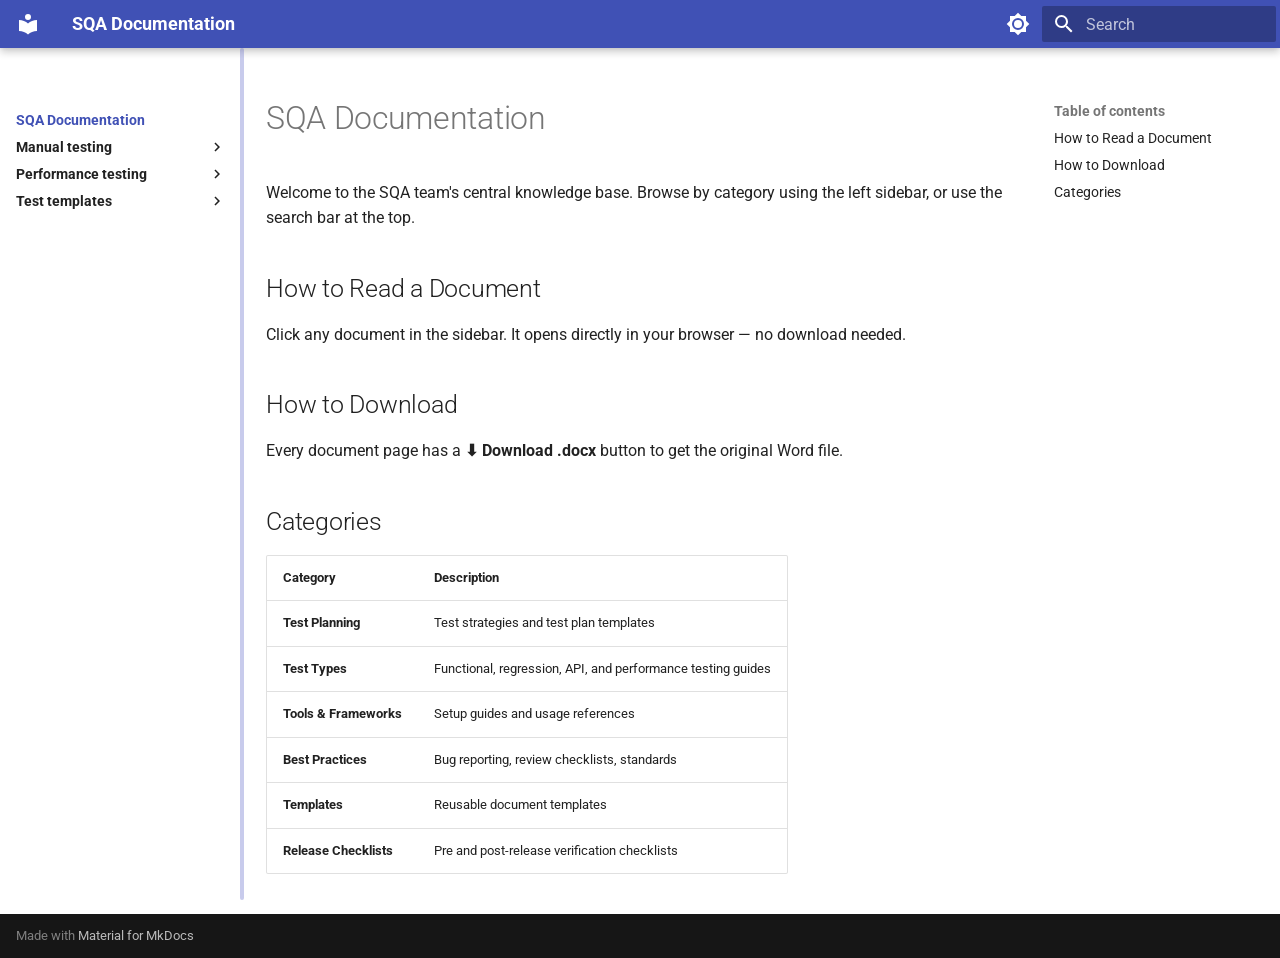
<file: index.html>
<!doctype html>
<html lang="en" class="no-js">
  <head>
    
      <meta charset="utf-8">
      <meta name="viewport" content="width=device-width,initial-scale=1">
      
      
      
        <link rel="canonical" href="https://DSi-QA.github.io/sqa-docs/">
      
      
      
        <link rel="next" href="manual-testing/sdlc-project-sqa-workflow-design-to-sign-off/">
      
      
      <link rel="icon" href="assets/images/favicon.png">
      <meta name="generator" content="mkdocs-1.6.1, mkdocs-material-9.5.44">
    
    
      
        <title>SQA Documentation</title>
      
    
    
      <link rel="stylesheet" href="assets/stylesheets/main.0253249f.min.css">
      
        
        <link rel="stylesheet" href="assets/stylesheets/palette.06af60db.min.css">
      
      


    
    
      
    
    
      
        
        
        <link rel="preconnect" href="https://fonts.gstatic.com" crossorigin>
        <link rel="stylesheet" href="https://fonts.googleapis.com/css?family=Roboto:300,300i,400,400i,700,700i%7CRoboto+Mono:400,400i,700,700i&display=fallback">
        <style>:root{--md-text-font:"Roboto";--md-code-font:"Roboto Mono"}</style>
      
    
    
      <link rel="stylesheet" href="assets/extra.css">
    
    <script>__md_scope=new URL(".",location),__md_hash=e=>[...e].reduce(((e,_)=>(e<<5)-e+_.charCodeAt(0)),0),__md_get=(e,_=localStorage,t=__md_scope)=>JSON.parse(_.getItem(t.pathname+"."+e)),__md_set=(e,_,t=localStorage,a=__md_scope)=>{try{t.setItem(a.pathname+"."+e,JSON.stringify(_))}catch(e){}}</script>
    
      

    
    
    
  </head>
  
  
    
    
      
    
    
    
    
    <body dir="ltr" data-md-color-scheme="default" data-md-color-primary="indigo" data-md-color-accent="indigo">
  
    
    <input class="md-toggle" data-md-toggle="drawer" type="checkbox" id="__drawer" autocomplete="off">
    <input class="md-toggle" data-md-toggle="search" type="checkbox" id="__search" autocomplete="off">
    <label class="md-overlay" for="__drawer"></label>
    <div data-md-component="skip">
      
        
        <a href="#sqa-documentation" class="md-skip">
          Skip to content
        </a>
      
    </div>
    <div data-md-component="announce">
      
    </div>
    
    
      

  

<header class="md-header md-header--shadow" data-md-component="header">
  <nav class="md-header__inner md-grid" aria-label="Header">
    <a href="." title="SQA Documentation" class="md-header__button md-logo" aria-label="SQA Documentation" data-md-component="logo">
      
  
  <svg xmlns="http://www.w3.org/2000/svg" viewBox="0 0 24 24"><path d="M12 8a3 3 0 0 0 3-3 3 3 0 0 0-3-3 3 3 0 0 0-3 3 3 3 0 0 0 3 3m0 3.54C9.64 9.35 6.5 8 3 8v11c3.5 0 6.64 1.35 9 3.54 2.36-2.19 5.5-3.54 9-3.54V8c-3.5 0-6.64 1.35-9 3.54"/></svg>

    </a>
    <label class="md-header__button md-icon" for="__drawer">
      
      <svg xmlns="http://www.w3.org/2000/svg" viewBox="0 0 24 24"><path d="M3 6h18v2H3zm0 5h18v2H3zm0 5h18v2H3z"/></svg>
    </label>
    <div class="md-header__title" data-md-component="header-title">
      <div class="md-header__ellipsis">
        <div class="md-header__topic">
          <span class="md-ellipsis">
            SQA Documentation
          </span>
        </div>
        <div class="md-header__topic" data-md-component="header-topic">
          <span class="md-ellipsis">
            
              SQA Documentation
            
          </span>
        </div>
      </div>
    </div>
    
      
        <form class="md-header__option" data-md-component="palette">
  
    
    
    
    <input class="md-option" data-md-color-media="" data-md-color-scheme="default" data-md-color-primary="indigo" data-md-color-accent="indigo"  aria-label="Switch to dark mode"  type="radio" name="__palette" id="__palette_0">
    
      <label class="md-header__button md-icon" title="Switch to dark mode" for="__palette_1" hidden>
        <svg xmlns="http://www.w3.org/2000/svg" viewBox="0 0 24 24"><path d="M12 8a4 4 0 0 0-4 4 4 4 0 0 0 4 4 4 4 0 0 0 4-4 4 4 0 0 0-4-4m0 10a6 6 0 0 1-6-6 6 6 0 0 1 6-6 6 6 0 0 1 6 6 6 6 0 0 1-6 6m8-9.31V4h-4.69L12 .69 8.69 4H4v4.69L.69 12 4 15.31V20h4.69L12 23.31 15.31 20H20v-4.69L23.31 12z"/></svg>
      </label>
    
  
    
    
    
    <input class="md-option" data-md-color-media="" data-md-color-scheme="slate" data-md-color-primary="indigo" data-md-color-accent="indigo"  aria-label="Switch to light mode"  type="radio" name="__palette" id="__palette_1">
    
      <label class="md-header__button md-icon" title="Switch to light mode" for="__palette_0" hidden>
        <svg xmlns="http://www.w3.org/2000/svg" viewBox="0 0 24 24"><path d="M12 18c-.89 0-1.74-.2-2.5-.55C11.56 16.5 13 14.42 13 12s-1.44-4.5-3.5-5.45C10.26 6.2 11.11 6 12 6a6 6 0 0 1 6 6 6 6 0 0 1-6 6m8-9.31V4h-4.69L12 .69 8.69 4H4v4.69L.69 12 4 15.31V20h4.69L12 23.31 15.31 20H20v-4.69L23.31 12z"/></svg>
      </label>
    
  
</form>
      
    
    
      <script>var palette=__md_get("__palette");if(palette&&palette.color){if("(prefers-color-scheme)"===palette.color.media){var media=matchMedia("(prefers-color-scheme: light)"),input=document.querySelector(media.matches?"[data-md-color-media='(prefers-color-scheme: light)']":"[data-md-color-media='(prefers-color-scheme: dark)']");palette.color.media=input.getAttribute("data-md-color-media"),palette.color.scheme=input.getAttribute("data-md-color-scheme"),palette.color.primary=input.getAttribute("data-md-color-primary"),palette.color.accent=input.getAttribute("data-md-color-accent")}for(var[key,value]of Object.entries(palette.color))document.body.setAttribute("data-md-color-"+key,value)}</script>
    
    
    
      <label class="md-header__button md-icon" for="__search">
        
        <svg xmlns="http://www.w3.org/2000/svg" viewBox="0 0 24 24"><path d="M9.5 3A6.5 6.5 0 0 1 16 9.5c0 1.61-.59 3.09-1.56 4.23l.27.27h.79l5 5-1.5 1.5-5-5v-.79l-.27-.27A6.52 6.52 0 0 1 9.5 16 6.5 6.5 0 0 1 3 9.5 6.5 6.5 0 0 1 9.5 3m0 2C7 5 5 7 5 9.5S7 14 9.5 14 14 12 14 9.5 12 5 9.5 5"/></svg>
      </label>
      <div class="md-search" data-md-component="search" role="dialog">
  <label class="md-search__overlay" for="__search"></label>
  <div class="md-search__inner" role="search">
    <form class="md-search__form" name="search">
      <input type="text" class="md-search__input" name="query" aria-label="Search" placeholder="Search" autocapitalize="off" autocorrect="off" autocomplete="off" spellcheck="false" data-md-component="search-query" required>
      <label class="md-search__icon md-icon" for="__search">
        
        <svg xmlns="http://www.w3.org/2000/svg" viewBox="0 0 24 24"><path d="M9.5 3A6.5 6.5 0 0 1 16 9.5c0 1.61-.59 3.09-1.56 4.23l.27.27h.79l5 5-1.5 1.5-5-5v-.79l-.27-.27A6.52 6.52 0 0 1 9.5 16 6.5 6.5 0 0 1 3 9.5 6.5 6.5 0 0 1 9.5 3m0 2C7 5 5 7 5 9.5S7 14 9.5 14 14 12 14 9.5 12 5 9.5 5"/></svg>
        
        <svg xmlns="http://www.w3.org/2000/svg" viewBox="0 0 24 24"><path d="M20 11v2H8l5.5 5.5-1.42 1.42L4.16 12l7.92-7.92L13.5 5.5 8 11z"/></svg>
      </label>
      <nav class="md-search__options" aria-label="Search">
        
        <button type="reset" class="md-search__icon md-icon" title="Clear" aria-label="Clear" tabindex="-1">
          
          <svg xmlns="http://www.w3.org/2000/svg" viewBox="0 0 24 24"><path d="M19 6.41 17.59 5 12 10.59 6.41 5 5 6.41 10.59 12 5 17.59 6.41 19 12 13.41 17.59 19 19 17.59 13.41 12z"/></svg>
        </button>
      </nav>
      
        <div class="md-search__suggest" data-md-component="search-suggest"></div>
      
    </form>
    <div class="md-search__output">
      <div class="md-search__scrollwrap" tabindex="0" data-md-scrollfix>
        <div class="md-search-result" data-md-component="search-result">
          <div class="md-search-result__meta">
            Initializing search
          </div>
          <ol class="md-search-result__list" role="presentation"></ol>
        </div>
      </div>
    </div>
  </div>
</div>
    
    
  </nav>
  
</header>
    
    <div class="md-container" data-md-component="container">
      
      
        
          
        
      
      <main class="md-main" data-md-component="main">
        <div class="md-main__inner md-grid">
          
            
              
              <div class="md-sidebar md-sidebar--primary" data-md-component="sidebar" data-md-type="navigation" >
                <div class="md-sidebar__scrollwrap">
                  <div class="md-sidebar__inner">
                    



<nav class="md-nav md-nav--primary" aria-label="Navigation" data-md-level="0">
  <label class="md-nav__title" for="__drawer">
    <a href="." title="SQA Documentation" class="md-nav__button md-logo" aria-label="SQA Documentation" data-md-component="logo">
      
  
  <svg xmlns="http://www.w3.org/2000/svg" viewBox="0 0 24 24"><path d="M12 8a3 3 0 0 0 3-3 3 3 0 0 0-3-3 3 3 0 0 0-3 3 3 3 0 0 0 3 3m0 3.54C9.64 9.35 6.5 8 3 8v11c3.5 0 6.64 1.35 9 3.54 2.36-2.19 5.5-3.54 9-3.54V8c-3.5 0-6.64 1.35-9 3.54"/></svg>

    </a>
    SQA Documentation
  </label>
  
  <ul class="md-nav__list" data-md-scrollfix>
    
      
      
  
  
    
  
  
  
    <li class="md-nav__item md-nav__item--active">
      
      <input class="md-nav__toggle md-toggle" type="checkbox" id="__toc">
      
      
        
      
      
        <label class="md-nav__link md-nav__link--active" for="__toc">
          
  
  <span class="md-ellipsis">
    SQA Documentation
  </span>
  

          <span class="md-nav__icon md-icon"></span>
        </label>
      
      <a href="." class="md-nav__link md-nav__link--active">
        
  
  <span class="md-ellipsis">
    SQA Documentation
  </span>
  

      </a>
      
        

<nav class="md-nav md-nav--secondary" aria-label="Table of contents">
  
  
  
    
  
  
    <label class="md-nav__title" for="__toc">
      <span class="md-nav__icon md-icon"></span>
      Table of contents
    </label>
    <ul class="md-nav__list" data-md-component="toc" data-md-scrollfix>
      
        <li class="md-nav__item">
  <a href="#how-to-read-a-document" class="md-nav__link">
    <span class="md-ellipsis">
      How to Read a Document
    </span>
  </a>
  
</li>
      
        <li class="md-nav__item">
  <a href="#how-to-download" class="md-nav__link">
    <span class="md-ellipsis">
      How to Download
    </span>
  </a>
  
</li>
      
        <li class="md-nav__item">
  <a href="#categories" class="md-nav__link">
    <span class="md-ellipsis">
      Categories
    </span>
  </a>
  
</li>
      
    </ul>
  
</nav>
      
    </li>
  

    
      
      
  
  
  
  
    
    
    
    
    <li class="md-nav__item md-nav__item--nested">
      
        
        
        <input class="md-nav__toggle md-toggle " type="checkbox" id="__nav_2" >
        
          
          <label class="md-nav__link" for="__nav_2" id="__nav_2_label" tabindex="0">
            
  
  <span class="md-ellipsis">
    Manual testing
  </span>
  

            <span class="md-nav__icon md-icon"></span>
          </label>
        
        <nav class="md-nav" data-md-level="1" aria-labelledby="__nav_2_label" aria-expanded="false">
          <label class="md-nav__title" for="__nav_2">
            <span class="md-nav__icon md-icon"></span>
            Manual testing
          </label>
          <ul class="md-nav__list" data-md-scrollfix>
            
              
                
  
  
  
  
    <li class="md-nav__item">
      <a href="manual-testing/sdlc-project-sqa-workflow-design-to-sign-off/" class="md-nav__link">
        
  
  <span class="md-ellipsis">
    SQA Workflow - Design to Sign off (Projects that follows SDLC process)
  </span>
  

      </a>
    </li>
  

              
            
          </ul>
        </nav>
      
    </li>
  

    
      
      
  
  
  
  
    
    
    
    
    <li class="md-nav__item md-nav__item--nested">
      
        
        
        <input class="md-nav__toggle md-toggle " type="checkbox" id="__nav_3" >
        
          
          <label class="md-nav__link" for="__nav_3" id="__nav_3_label" tabindex="0">
            
  
  <span class="md-ellipsis">
    Performance testing
  </span>
  

            <span class="md-nav__icon md-icon"></span>
          </label>
        
        <nav class="md-nav" data-md-level="1" aria-labelledby="__nav_3_label" aria-expanded="false">
          <label class="md-nav__title" for="__nav_3">
            <span class="md-nav__icon md-icon"></span>
            Performance testing
          </label>
          <ul class="md-nav__list" data-md-scrollfix>
            
              
                
  
  
  
  
    <li class="md-nav__item">
      <a href="performance-testing/k6-performance-testing-guide/" class="md-nav__link">
        
  
  <span class="md-ellipsis">
    K6 Performance Testing Guide
  </span>
  

      </a>
    </li>
  

              
            
          </ul>
        </nav>
      
    </li>
  

    
      
      
  
  
  
  
    
    
    
    
    <li class="md-nav__item md-nav__item--nested">
      
        
        
        <input class="md-nav__toggle md-toggle " type="checkbox" id="__nav_4" >
        
          
          <label class="md-nav__link" for="__nav_4" id="__nav_4_label" tabindex="0">
            
  
  <span class="md-ellipsis">
    Test templates
  </span>
  

            <span class="md-nav__icon md-icon"></span>
          </label>
        
        <nav class="md-nav" data-md-level="1" aria-labelledby="__nav_4_label" aria-expanded="false">
          <label class="md-nav__title" for="__nav_4">
            <span class="md-nav__icon md-icon"></span>
            Test templates
          </label>
          <ul class="md-nav__list" data-md-scrollfix>
            
              
                
  
  
  
  
    <li class="md-nav__item">
      <a href="test-templates/sqa-bug-report-template/" class="md-nav__link">
        
  
  <span class="md-ellipsis">
    SQA Bug Report Template
  </span>
  

      </a>
    </li>
  

              
            
              
                
  
  
  
  
    <li class="md-nav__item">
      <a href="test-templates/sqa-test-case-writing-template/" class="md-nav__link">
        
  
  <span class="md-ellipsis">
    SQA Test Case Writing Template
  </span>
  

      </a>
    </li>
  

              
            
          </ul>
        </nav>
      
    </li>
  

    
  </ul>
</nav>
                  </div>
                </div>
              </div>
            
            
              
              <div class="md-sidebar md-sidebar--secondary" data-md-component="sidebar" data-md-type="toc" >
                <div class="md-sidebar__scrollwrap">
                  <div class="md-sidebar__inner">
                    

<nav class="md-nav md-nav--secondary" aria-label="Table of contents">
  
  
  
    
  
  
    <label class="md-nav__title" for="__toc">
      <span class="md-nav__icon md-icon"></span>
      Table of contents
    </label>
    <ul class="md-nav__list" data-md-component="toc" data-md-scrollfix>
      
        <li class="md-nav__item">
  <a href="#how-to-read-a-document" class="md-nav__link">
    <span class="md-ellipsis">
      How to Read a Document
    </span>
  </a>
  
</li>
      
        <li class="md-nav__item">
  <a href="#how-to-download" class="md-nav__link">
    <span class="md-ellipsis">
      How to Download
    </span>
  </a>
  
</li>
      
        <li class="md-nav__item">
  <a href="#categories" class="md-nav__link">
    <span class="md-ellipsis">
      Categories
    </span>
  </a>
  
</li>
      
    </ul>
  
</nav>
                  </div>
                </div>
              </div>
            
          
          
            <div class="md-content" data-md-component="content">
              <article class="md-content__inner md-typeset">
                
                  


<h1 id="sqa-documentation">SQA Documentation</h1>
<p>Welcome to the SQA team's central knowledge base. Browse by category using the left sidebar, or use the search bar at the top.</p>
<h2 id="how-to-read-a-document">How to Read a Document</h2>
<p>Click any document in the sidebar. It opens directly in your browser — no download needed.</p>
<h2 id="how-to-download">How to Download</h2>
<p>Every document page has a <strong>⬇ Download .docx</strong> button to get the original Word file.</p>
<h2 id="categories">Categories</h2>
<table>
<thead>
<tr>
<th>Category</th>
<th>Description</th>
</tr>
</thead>
<tbody>
<tr>
<td><strong>Test Planning</strong></td>
<td>Test strategies and test plan templates</td>
</tr>
<tr>
<td><strong>Test Types</strong></td>
<td>Functional, regression, API, and performance testing guides</td>
</tr>
<tr>
<td><strong>Tools &amp; Frameworks</strong></td>
<td>Setup guides and usage references</td>
</tr>
<tr>
<td><strong>Best Practices</strong></td>
<td>Bug reporting, review checklists, standards</td>
</tr>
<tr>
<td><strong>Templates</strong></td>
<td>Reusable document templates</td>
</tr>
<tr>
<td><strong>Release Checklists</strong></td>
<td>Pre and post-release verification checklists</td>
</tr>
</tbody>
</table>












                
              </article>
            </div>
          
          
<script>var target=document.getElementById(location.hash.slice(1));target&&target.name&&(target.checked=target.name.startsWith("__tabbed_"))</script>
        </div>
        
          <button type="button" class="md-top md-icon" data-md-component="top" hidden>
  
  <svg xmlns="http://www.w3.org/2000/svg" viewBox="0 0 24 24"><path d="M13 20h-2V8l-5.5 5.5-1.42-1.42L12 4.16l7.92 7.92-1.42 1.42L13 8z"/></svg>
  Back to top
</button>
        
      </main>
      
        <footer class="md-footer">
  
  <div class="md-footer-meta md-typeset">
    <div class="md-footer-meta__inner md-grid">
      <div class="md-copyright">
  
  
    Made with
    <a href="https://squidfunk.github.io/mkdocs-material/" target="_blank" rel="noopener">
      Material for MkDocs
    </a>
  
</div>
      
    </div>
  </div>
</footer>
      
    </div>
    <div class="md-dialog" data-md-component="dialog">
      <div class="md-dialog__inner md-typeset"></div>
    </div>
    
    
    <script id="__config" type="application/json">{"base": ".", "features": ["navigation.top", "search.highlight", "search.suggest"], "search": "assets/javascripts/workers/search.6ce7567c.min.js", "translations": {"clipboard.copied": "Copied to clipboard", "clipboard.copy": "Copy to clipboard", "search.result.more.one": "1 more on this page", "search.result.more.other": "# more on this page", "search.result.none": "No matching documents", "search.result.one": "1 matching document", "search.result.other": "# matching documents", "search.result.placeholder": "Type to start searching", "search.result.term.missing": "Missing", "select.version": "Select version"}}</script>
    
    
      <script src="assets/javascripts/bundle.83f73b43.min.js"></script>
      
        <script src="assets/extra.js"></script>
      
    
  </body>
</html>
</file>
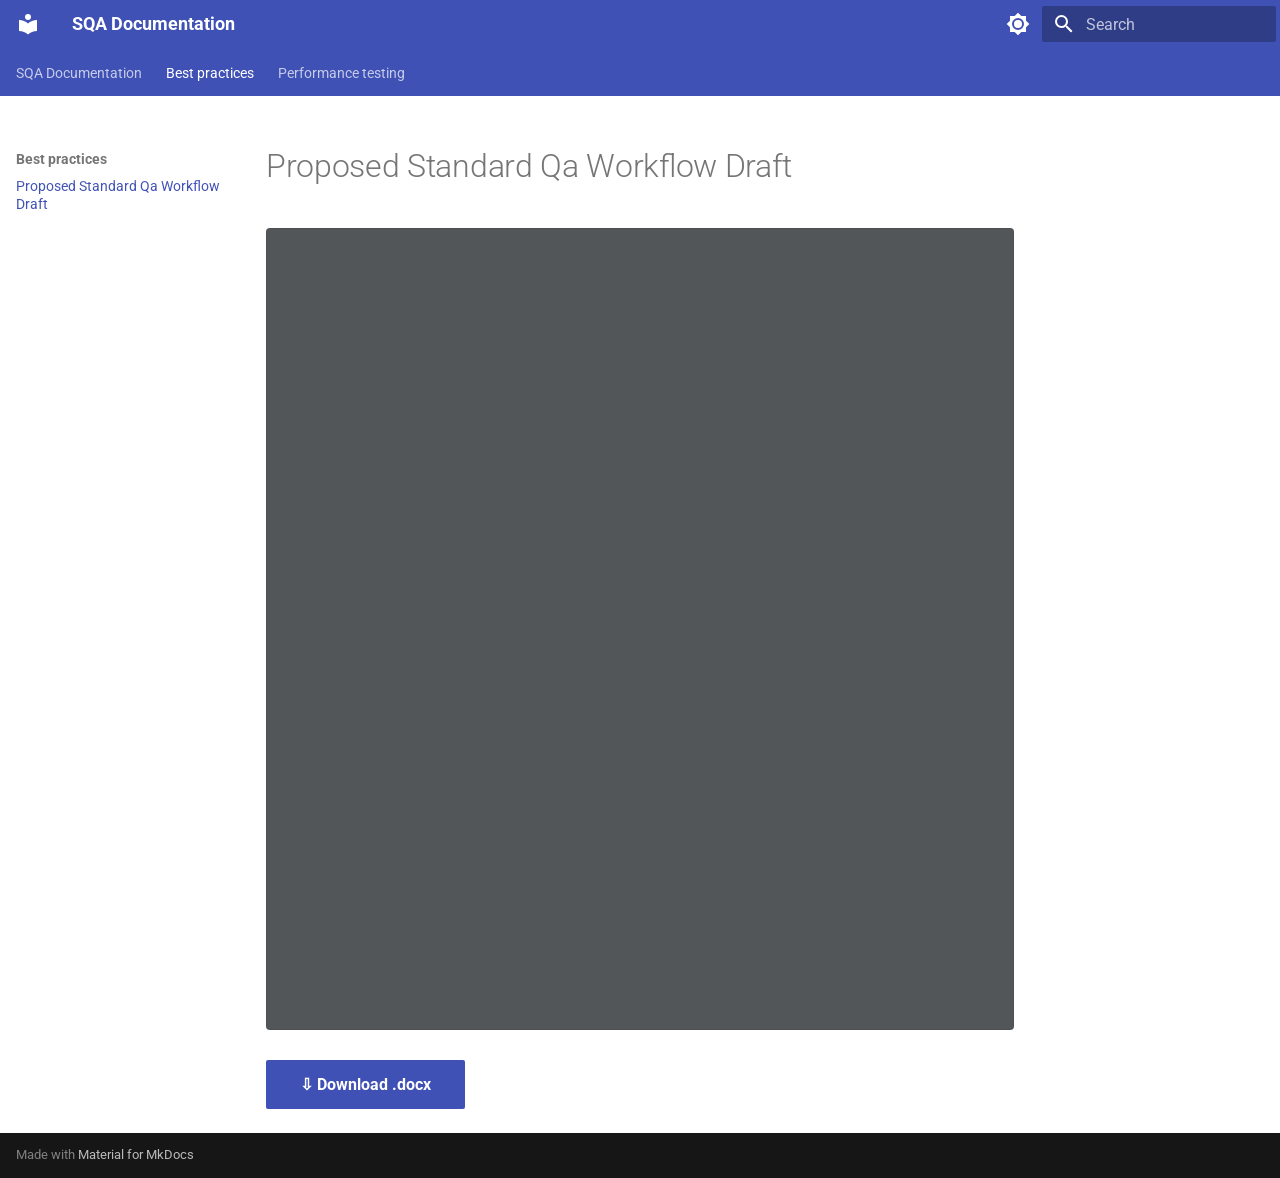
<file: best-practices/proposed-standard-qa-workflow---draft/index.html>
<!doctype html>
<html lang="en" class="no-js">
  <head>
    
      <meta charset="utf-8">
      <meta name="viewport" content="width=device-width,initial-scale=1">
      
      
      
        <link rel="canonical" href="https://DSi-QA.github.io/sqa-docs/best-practices/proposed-standard-qa-workflow---draft/">
      
      
        <link rel="prev" href="../..">
      
      
        <link rel="next" href="../../performance-testing/k6-performance-testing-guide/">
      
      
      <link rel="icon" href="../../assets/images/favicon.png">
      <meta name="generator" content="mkdocs-1.6.1, mkdocs-material-9.5.44">
    
    
      
        <title>Proposed Standard Qa Workflow   Draft - SQA Documentation</title>
      
    
    
      <link rel="stylesheet" href="../../assets/stylesheets/main.0253249f.min.css">
      
        
        <link rel="stylesheet" href="../../assets/stylesheets/palette.06af60db.min.css">
      
      


    
    
      
    
    
      
        
        
        <link rel="preconnect" href="https://fonts.gstatic.com" crossorigin>
        <link rel="stylesheet" href="https://fonts.googleapis.com/css?family=Roboto:300,300i,400,400i,700,700i%7CRoboto+Mono:400,400i,700,700i&display=fallback">
        <style>:root{--md-text-font:"Roboto";--md-code-font:"Roboto Mono"}</style>
      
    
    
      <link rel="stylesheet" href="../../assets/extra.css">
    
    <script>__md_scope=new URL("../..",location),__md_hash=e=>[...e].reduce(((e,_)=>(e<<5)-e+_.charCodeAt(0)),0),__md_get=(e,_=localStorage,t=__md_scope)=>JSON.parse(_.getItem(t.pathname+"."+e)),__md_set=(e,_,t=localStorage,a=__md_scope)=>{try{t.setItem(a.pathname+"."+e,JSON.stringify(_))}catch(e){}}</script>
    
      

    
    
    
  </head>
  
  
    
    
      
    
    
    
    
    <body dir="ltr" data-md-color-scheme="default" data-md-color-primary="indigo" data-md-color-accent="indigo">
  
    
    <input class="md-toggle" data-md-toggle="drawer" type="checkbox" id="__drawer" autocomplete="off">
    <input class="md-toggle" data-md-toggle="search" type="checkbox" id="__search" autocomplete="off">
    <label class="md-overlay" for="__drawer"></label>
    <div data-md-component="skip">
      
        
        <a href="#proposed-standard-qa-workflow-draft" class="md-skip">
          Skip to content
        </a>
      
    </div>
    <div data-md-component="announce">
      
    </div>
    
    
      

<header class="md-header" data-md-component="header">
  <nav class="md-header__inner md-grid" aria-label="Header">
    <a href="../.." title="SQA Documentation" class="md-header__button md-logo" aria-label="SQA Documentation" data-md-component="logo">
      
  
  <svg xmlns="http://www.w3.org/2000/svg" viewBox="0 0 24 24"><path d="M12 8a3 3 0 0 0 3-3 3 3 0 0 0-3-3 3 3 0 0 0-3 3 3 3 0 0 0 3 3m0 3.54C9.64 9.35 6.5 8 3 8v11c3.5 0 6.64 1.35 9 3.54 2.36-2.19 5.5-3.54 9-3.54V8c-3.5 0-6.64 1.35-9 3.54"/></svg>

    </a>
    <label class="md-header__button md-icon" for="__drawer">
      
      <svg xmlns="http://www.w3.org/2000/svg" viewBox="0 0 24 24"><path d="M3 6h18v2H3zm0 5h18v2H3zm0 5h18v2H3z"/></svg>
    </label>
    <div class="md-header__title" data-md-component="header-title">
      <div class="md-header__ellipsis">
        <div class="md-header__topic">
          <span class="md-ellipsis">
            SQA Documentation
          </span>
        </div>
        <div class="md-header__topic" data-md-component="header-topic">
          <span class="md-ellipsis">
            
              Proposed Standard Qa Workflow   Draft
            
          </span>
        </div>
      </div>
    </div>
    
      
        <form class="md-header__option" data-md-component="palette">
  
    
    
    
    <input class="md-option" data-md-color-media="" data-md-color-scheme="default" data-md-color-primary="indigo" data-md-color-accent="indigo"  aria-label="Switch to dark mode"  type="radio" name="__palette" id="__palette_0">
    
      <label class="md-header__button md-icon" title="Switch to dark mode" for="__palette_1" hidden>
        <svg xmlns="http://www.w3.org/2000/svg" viewBox="0 0 24 24"><path d="M12 8a4 4 0 0 0-4 4 4 4 0 0 0 4 4 4 4 0 0 0 4-4 4 4 0 0 0-4-4m0 10a6 6 0 0 1-6-6 6 6 0 0 1 6-6 6 6 0 0 1 6 6 6 6 0 0 1-6 6m8-9.31V4h-4.69L12 .69 8.69 4H4v4.69L.69 12 4 15.31V20h4.69L12 23.31 15.31 20H20v-4.69L23.31 12z"/></svg>
      </label>
    
  
    
    
    
    <input class="md-option" data-md-color-media="" data-md-color-scheme="slate" data-md-color-primary="indigo" data-md-color-accent="indigo"  aria-label="Switch to light mode"  type="radio" name="__palette" id="__palette_1">
    
      <label class="md-header__button md-icon" title="Switch to light mode" for="__palette_0" hidden>
        <svg xmlns="http://www.w3.org/2000/svg" viewBox="0 0 24 24"><path d="M12 18c-.89 0-1.74-.2-2.5-.55C11.56 16.5 13 14.42 13 12s-1.44-4.5-3.5-5.45C10.26 6.2 11.11 6 12 6a6 6 0 0 1 6 6 6 6 0 0 1-6 6m8-9.31V4h-4.69L12 .69 8.69 4H4v4.69L.69 12 4 15.31V20h4.69L12 23.31 15.31 20H20v-4.69L23.31 12z"/></svg>
      </label>
    
  
</form>
      
    
    
      <script>var palette=__md_get("__palette");if(palette&&palette.color){if("(prefers-color-scheme)"===palette.color.media){var media=matchMedia("(prefers-color-scheme: light)"),input=document.querySelector(media.matches?"[data-md-color-media='(prefers-color-scheme: light)']":"[data-md-color-media='(prefers-color-scheme: dark)']");palette.color.media=input.getAttribute("data-md-color-media"),palette.color.scheme=input.getAttribute("data-md-color-scheme"),palette.color.primary=input.getAttribute("data-md-color-primary"),palette.color.accent=input.getAttribute("data-md-color-accent")}for(var[key,value]of Object.entries(palette.color))document.body.setAttribute("data-md-color-"+key,value)}</script>
    
    
    
      <label class="md-header__button md-icon" for="__search">
        
        <svg xmlns="http://www.w3.org/2000/svg" viewBox="0 0 24 24"><path d="M9.5 3A6.5 6.5 0 0 1 16 9.5c0 1.61-.59 3.09-1.56 4.23l.27.27h.79l5 5-1.5 1.5-5-5v-.79l-.27-.27A6.52 6.52 0 0 1 9.5 16 6.5 6.5 0 0 1 3 9.5 6.5 6.5 0 0 1 9.5 3m0 2C7 5 5 7 5 9.5S7 14 9.5 14 14 12 14 9.5 12 5 9.5 5"/></svg>
      </label>
      <div class="md-search" data-md-component="search" role="dialog">
  <label class="md-search__overlay" for="__search"></label>
  <div class="md-search__inner" role="search">
    <form class="md-search__form" name="search">
      <input type="text" class="md-search__input" name="query" aria-label="Search" placeholder="Search" autocapitalize="off" autocorrect="off" autocomplete="off" spellcheck="false" data-md-component="search-query" required>
      <label class="md-search__icon md-icon" for="__search">
        
        <svg xmlns="http://www.w3.org/2000/svg" viewBox="0 0 24 24"><path d="M9.5 3A6.5 6.5 0 0 1 16 9.5c0 1.61-.59 3.09-1.56 4.23l.27.27h.79l5 5-1.5 1.5-5-5v-.79l-.27-.27A6.52 6.52 0 0 1 9.5 16 6.5 6.5 0 0 1 3 9.5 6.5 6.5 0 0 1 9.5 3m0 2C7 5 5 7 5 9.5S7 14 9.5 14 14 12 14 9.5 12 5 9.5 5"/></svg>
        
        <svg xmlns="http://www.w3.org/2000/svg" viewBox="0 0 24 24"><path d="M20 11v2H8l5.5 5.5-1.42 1.42L4.16 12l7.92-7.92L13.5 5.5 8 11z"/></svg>
      </label>
      <nav class="md-search__options" aria-label="Search">
        
        <button type="reset" class="md-search__icon md-icon" title="Clear" aria-label="Clear" tabindex="-1">
          
          <svg xmlns="http://www.w3.org/2000/svg" viewBox="0 0 24 24"><path d="M19 6.41 17.59 5 12 10.59 6.41 5 5 6.41 10.59 12 5 17.59 6.41 19 12 13.41 17.59 19 19 17.59 13.41 12z"/></svg>
        </button>
      </nav>
      
        <div class="md-search__suggest" data-md-component="search-suggest"></div>
      
    </form>
    <div class="md-search__output">
      <div class="md-search__scrollwrap" tabindex="0" data-md-scrollfix>
        <div class="md-search-result" data-md-component="search-result">
          <div class="md-search-result__meta">
            Initializing search
          </div>
          <ol class="md-search-result__list" role="presentation"></ol>
        </div>
      </div>
    </div>
  </div>
</div>
    
    
  </nav>
  
</header>
    
    <div class="md-container" data-md-component="container">
      
      
        
          
            
<nav class="md-tabs" aria-label="Tabs" data-md-component="tabs">
  <div class="md-grid">
    <ul class="md-tabs__list">
      
        
  
  
  
    <li class="md-tabs__item">
      <a href="../.." class="md-tabs__link">
        
  
    
  
  SQA Documentation

      </a>
    </li>
  

      
        
  
  
    
  
  
    
    
      <li class="md-tabs__item md-tabs__item--active">
        <a href="./" class="md-tabs__link">
          
  
  Best practices

        </a>
      </li>
    
  

      
        
  
  
  
    
    
      <li class="md-tabs__item">
        <a href="../../performance-testing/k6-performance-testing-guide/" class="md-tabs__link">
          
  
  Performance testing

        </a>
      </li>
    
  

      
    </ul>
  </div>
</nav>
          
        
      
      <main class="md-main" data-md-component="main">
        <div class="md-main__inner md-grid">
          
            
              
              <div class="md-sidebar md-sidebar--primary" data-md-component="sidebar" data-md-type="navigation" >
                <div class="md-sidebar__scrollwrap">
                  <div class="md-sidebar__inner">
                    


  


<nav class="md-nav md-nav--primary md-nav--lifted" aria-label="Navigation" data-md-level="0">
  <label class="md-nav__title" for="__drawer">
    <a href="../.." title="SQA Documentation" class="md-nav__button md-logo" aria-label="SQA Documentation" data-md-component="logo">
      
  
  <svg xmlns="http://www.w3.org/2000/svg" viewBox="0 0 24 24"><path d="M12 8a3 3 0 0 0 3-3 3 3 0 0 0-3-3 3 3 0 0 0-3 3 3 3 0 0 0 3 3m0 3.54C9.64 9.35 6.5 8 3 8v11c3.5 0 6.64 1.35 9 3.54 2.36-2.19 5.5-3.54 9-3.54V8c-3.5 0-6.64 1.35-9 3.54"/></svg>

    </a>
    SQA Documentation
  </label>
  
  <ul class="md-nav__list" data-md-scrollfix>
    
      
      
  
  
  
  
    <li class="md-nav__item">
      <a href="../.." class="md-nav__link">
        
  
  <span class="md-ellipsis">
    SQA Documentation
  </span>
  

      </a>
    </li>
  

    
      
      
  
  
    
  
  
  
    
    
    
      
        
        
      
      
        
      
    
    
    <li class="md-nav__item md-nav__item--active md-nav__item--section md-nav__item--nested">
      
        
        
        <input class="md-nav__toggle md-toggle " type="checkbox" id="__nav_2" checked>
        
          
          <label class="md-nav__link" for="__nav_2" id="__nav_2_label" tabindex="">
            
  
  <span class="md-ellipsis">
    Best practices
  </span>
  

            <span class="md-nav__icon md-icon"></span>
          </label>
        
        <nav class="md-nav" data-md-level="1" aria-labelledby="__nav_2_label" aria-expanded="true">
          <label class="md-nav__title" for="__nav_2">
            <span class="md-nav__icon md-icon"></span>
            Best practices
          </label>
          <ul class="md-nav__list" data-md-scrollfix>
            
              
                
  
  
    
  
  
  
    <li class="md-nav__item md-nav__item--active">
      
      <input class="md-nav__toggle md-toggle" type="checkbox" id="__toc">
      
      
        
      
      
      <a href="./" class="md-nav__link md-nav__link--active">
        
  
  <span class="md-ellipsis">
    Proposed Standard Qa Workflow   Draft
  </span>
  

      </a>
      
    </li>
  

              
            
          </ul>
        </nav>
      
    </li>
  

    
      
      
  
  
  
  
    
    
    
      
      
        
      
    
    
    <li class="md-nav__item md-nav__item--nested">
      
        
        
          
        
        <input class="md-nav__toggle md-toggle md-toggle--indeterminate" type="checkbox" id="__nav_3" >
        
          
          <label class="md-nav__link" for="__nav_3" id="__nav_3_label" tabindex="0">
            
  
  <span class="md-ellipsis">
    Performance testing
  </span>
  

            <span class="md-nav__icon md-icon"></span>
          </label>
        
        <nav class="md-nav" data-md-level="1" aria-labelledby="__nav_3_label" aria-expanded="false">
          <label class="md-nav__title" for="__nav_3">
            <span class="md-nav__icon md-icon"></span>
            Performance testing
          </label>
          <ul class="md-nav__list" data-md-scrollfix>
            
              
                
  
  
  
  
    <li class="md-nav__item">
      <a href="../../performance-testing/k6-performance-testing-guide/" class="md-nav__link">
        
  
  <span class="md-ellipsis">
    K6 Performance Testing Guide
  </span>
  

      </a>
    </li>
  

              
            
          </ul>
        </nav>
      
    </li>
  

    
  </ul>
</nav>
                  </div>
                </div>
              </div>
            
            
              
              <div class="md-sidebar md-sidebar--secondary" data-md-component="sidebar" data-md-type="toc" >
                <div class="md-sidebar__scrollwrap">
                  <div class="md-sidebar__inner">
                    

<nav class="md-nav md-nav--secondary" aria-label="Table of contents">
  
  
  
    
  
  
</nav>
                  </div>
                </div>
              </div>
            
          
          
            <div class="md-content" data-md-component="content">
              <article class="md-content__inner md-typeset">
                
                  


<h1 id="proposed-standard-qa-workflow-draft">Proposed Standard Qa Workflow   Draft</h1>
<div class="pdf-viewer">
  <iframe src="../proposed-standard-qa-workflow---draft.pdf" width="100%" height="800px"></iframe>
</div>

<p>
  <a href="../Proposed Standard QA Workflow - draft.docx" class="md-button md-button--primary">&#8681; Download .docx</a>
</p>







  
  






                
              </article>
            </div>
          
          
<script>var target=document.getElementById(location.hash.slice(1));target&&target.name&&(target.checked=target.name.startsWith("__tabbed_"))</script>
        </div>
        
          <button type="button" class="md-top md-icon" data-md-component="top" hidden>
  
  <svg xmlns="http://www.w3.org/2000/svg" viewBox="0 0 24 24"><path d="M13 20h-2V8l-5.5 5.5-1.42-1.42L12 4.16l7.92 7.92-1.42 1.42L13 8z"/></svg>
  Back to top
</button>
        
      </main>
      
        <footer class="md-footer">
  
  <div class="md-footer-meta md-typeset">
    <div class="md-footer-meta__inner md-grid">
      <div class="md-copyright">
  
  
    Made with
    <a href="https://squidfunk.github.io/mkdocs-material/" target="_blank" rel="noopener">
      Material for MkDocs
    </a>
  
</div>
      
    </div>
  </div>
</footer>
      
    </div>
    <div class="md-dialog" data-md-component="dialog">
      <div class="md-dialog__inner md-typeset"></div>
    </div>
    
    
    <script id="__config" type="application/json">{"base": "../..", "features": ["navigation.tabs", "navigation.sections", "navigation.top", "navigation.expand", "search.highlight", "search.suggest"], "search": "../../assets/javascripts/workers/search.6ce7567c.min.js", "translations": {"clipboard.copied": "Copied to clipboard", "clipboard.copy": "Copy to clipboard", "search.result.more.one": "1 more on this page", "search.result.more.other": "# more on this page", "search.result.none": "No matching documents", "search.result.one": "1 matching document", "search.result.other": "# matching documents", "search.result.placeholder": "Type to start searching", "search.result.term.missing": "Missing", "select.version": "Select version"}}</script>
    
    
      <script src="../../assets/javascripts/bundle.83f73b43.min.js"></script>
      
    
  </body>
</html>
</file>
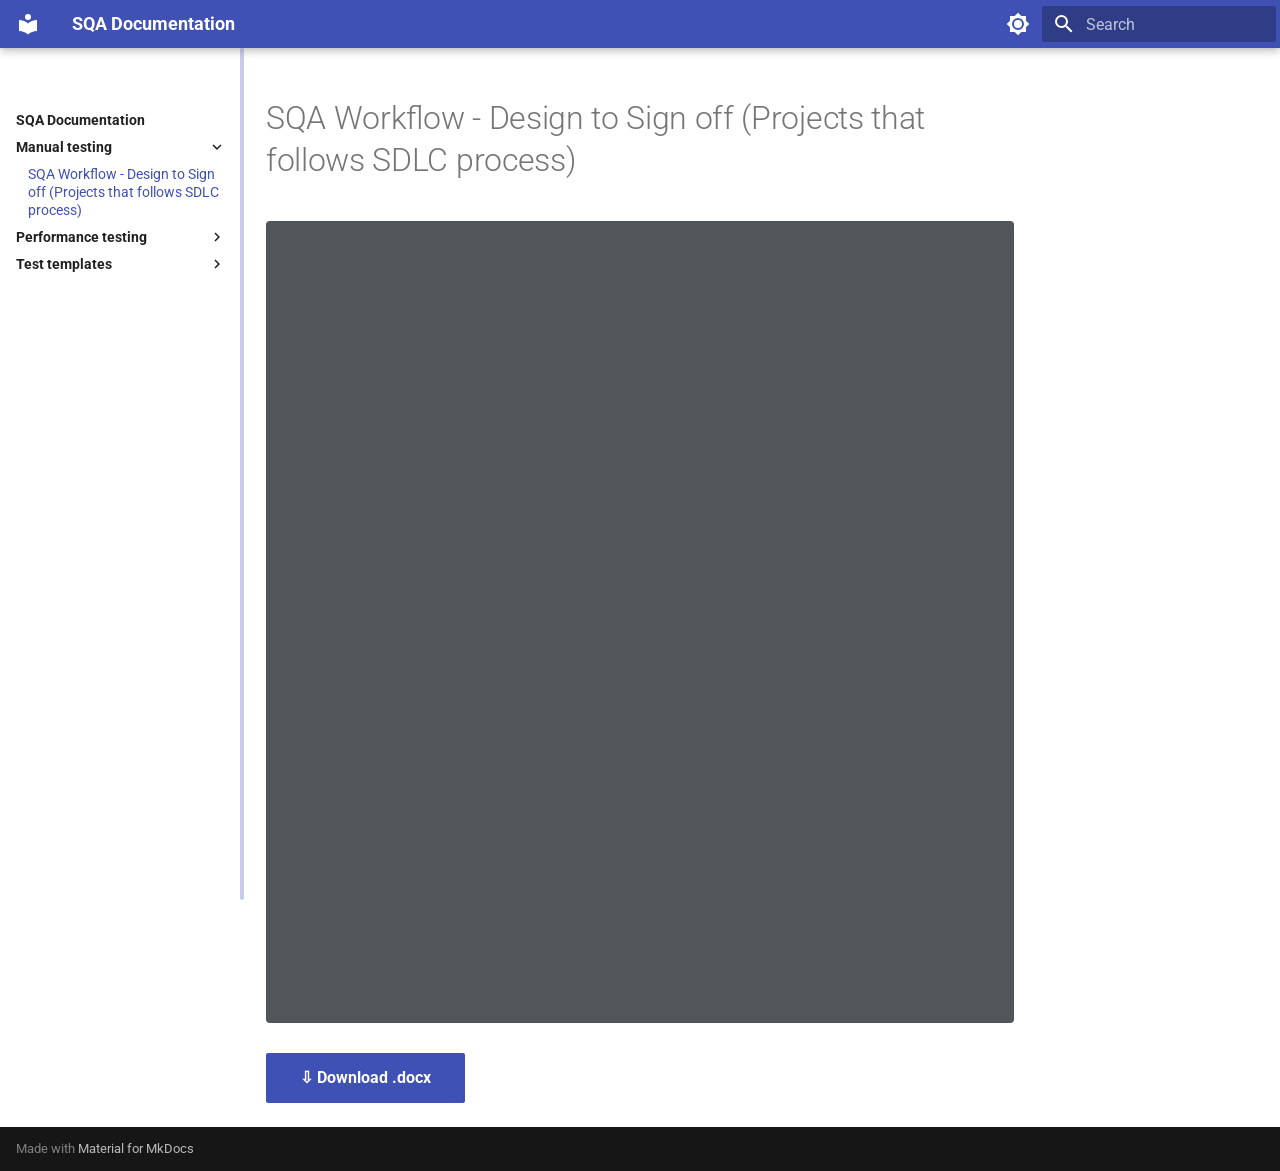
<file: manual-testing/sdlc-project-sqa-workflow-design-to-sign-off/index.html>
<!doctype html>
<html lang="en" class="no-js">
  <head>
    
      <meta charset="utf-8">
      <meta name="viewport" content="width=device-width,initial-scale=1">
      
      
      
        <link rel="canonical" href="https://DSi-QA.github.io/sqa-docs/manual-testing/sdlc-project-sqa-workflow-design-to-sign-off/">
      
      
        <link rel="prev" href="../..">
      
      
        <link rel="next" href="../../performance-testing/k6-performance-testing-guide/">
      
      
      <link rel="icon" href="../../assets/images/favicon.png">
      <meta name="generator" content="mkdocs-1.6.1, mkdocs-material-9.5.44">
    
    
      
        <title>SQA Workflow - Design to Sign off (Projects that follows SDLC process) - SQA Documentation</title>
      
    
    
      <link rel="stylesheet" href="../../assets/stylesheets/main.0253249f.min.css">
      
        
        <link rel="stylesheet" href="../../assets/stylesheets/palette.06af60db.min.css">
      
      


    
    
      
    
    
      
        
        
        <link rel="preconnect" href="https://fonts.gstatic.com" crossorigin>
        <link rel="stylesheet" href="https://fonts.googleapis.com/css?family=Roboto:300,300i,400,400i,700,700i%7CRoboto+Mono:400,400i,700,700i&display=fallback">
        <style>:root{--md-text-font:"Roboto";--md-code-font:"Roboto Mono"}</style>
      
    
    
      <link rel="stylesheet" href="../../assets/extra.css">
    
    <script>__md_scope=new URL("../..",location),__md_hash=e=>[...e].reduce(((e,_)=>(e<<5)-e+_.charCodeAt(0)),0),__md_get=(e,_=localStorage,t=__md_scope)=>JSON.parse(_.getItem(t.pathname+"."+e)),__md_set=(e,_,t=localStorage,a=__md_scope)=>{try{t.setItem(a.pathname+"."+e,JSON.stringify(_))}catch(e){}}</script>
    
      

    
    
    
  </head>
  
  
    
    
      
    
    
    
    
    <body dir="ltr" data-md-color-scheme="default" data-md-color-primary="indigo" data-md-color-accent="indigo">
  
    
    <input class="md-toggle" data-md-toggle="drawer" type="checkbox" id="__drawer" autocomplete="off">
    <input class="md-toggle" data-md-toggle="search" type="checkbox" id="__search" autocomplete="off">
    <label class="md-overlay" for="__drawer"></label>
    <div data-md-component="skip">
      
        
        <a href="#sqa-workflow-design-to-sign-off-projects-that-follows-sdlc-process" class="md-skip">
          Skip to content
        </a>
      
    </div>
    <div data-md-component="announce">
      
    </div>
    
    
      

  

<header class="md-header md-header--shadow" data-md-component="header">
  <nav class="md-header__inner md-grid" aria-label="Header">
    <a href="../.." title="SQA Documentation" class="md-header__button md-logo" aria-label="SQA Documentation" data-md-component="logo">
      
  
  <svg xmlns="http://www.w3.org/2000/svg" viewBox="0 0 24 24"><path d="M12 8a3 3 0 0 0 3-3 3 3 0 0 0-3-3 3 3 0 0 0-3 3 3 3 0 0 0 3 3m0 3.54C9.64 9.35 6.5 8 3 8v11c3.5 0 6.64 1.35 9 3.54 2.36-2.19 5.5-3.54 9-3.54V8c-3.5 0-6.64 1.35-9 3.54"/></svg>

    </a>
    <label class="md-header__button md-icon" for="__drawer">
      
      <svg xmlns="http://www.w3.org/2000/svg" viewBox="0 0 24 24"><path d="M3 6h18v2H3zm0 5h18v2H3zm0 5h18v2H3z"/></svg>
    </label>
    <div class="md-header__title" data-md-component="header-title">
      <div class="md-header__ellipsis">
        <div class="md-header__topic">
          <span class="md-ellipsis">
            SQA Documentation
          </span>
        </div>
        <div class="md-header__topic" data-md-component="header-topic">
          <span class="md-ellipsis">
            
              SQA Workflow - Design to Sign off (Projects that follows SDLC process)
            
          </span>
        </div>
      </div>
    </div>
    
      
        <form class="md-header__option" data-md-component="palette">
  
    
    
    
    <input class="md-option" data-md-color-media="" data-md-color-scheme="default" data-md-color-primary="indigo" data-md-color-accent="indigo"  aria-label="Switch to dark mode"  type="radio" name="__palette" id="__palette_0">
    
      <label class="md-header__button md-icon" title="Switch to dark mode" for="__palette_1" hidden>
        <svg xmlns="http://www.w3.org/2000/svg" viewBox="0 0 24 24"><path d="M12 8a4 4 0 0 0-4 4 4 4 0 0 0 4 4 4 4 0 0 0 4-4 4 4 0 0 0-4-4m0 10a6 6 0 0 1-6-6 6 6 0 0 1 6-6 6 6 0 0 1 6 6 6 6 0 0 1-6 6m8-9.31V4h-4.69L12 .69 8.69 4H4v4.69L.69 12 4 15.31V20h4.69L12 23.31 15.31 20H20v-4.69L23.31 12z"/></svg>
      </label>
    
  
    
    
    
    <input class="md-option" data-md-color-media="" data-md-color-scheme="slate" data-md-color-primary="indigo" data-md-color-accent="indigo"  aria-label="Switch to light mode"  type="radio" name="__palette" id="__palette_1">
    
      <label class="md-header__button md-icon" title="Switch to light mode" for="__palette_0" hidden>
        <svg xmlns="http://www.w3.org/2000/svg" viewBox="0 0 24 24"><path d="M12 18c-.89 0-1.74-.2-2.5-.55C11.56 16.5 13 14.42 13 12s-1.44-4.5-3.5-5.45C10.26 6.2 11.11 6 12 6a6 6 0 0 1 6 6 6 6 0 0 1-6 6m8-9.31V4h-4.69L12 .69 8.69 4H4v4.69L.69 12 4 15.31V20h4.69L12 23.31 15.31 20H20v-4.69L23.31 12z"/></svg>
      </label>
    
  
</form>
      
    
    
      <script>var palette=__md_get("__palette");if(palette&&palette.color){if("(prefers-color-scheme)"===palette.color.media){var media=matchMedia("(prefers-color-scheme: light)"),input=document.querySelector(media.matches?"[data-md-color-media='(prefers-color-scheme: light)']":"[data-md-color-media='(prefers-color-scheme: dark)']");palette.color.media=input.getAttribute("data-md-color-media"),palette.color.scheme=input.getAttribute("data-md-color-scheme"),palette.color.primary=input.getAttribute("data-md-color-primary"),palette.color.accent=input.getAttribute("data-md-color-accent")}for(var[key,value]of Object.entries(palette.color))document.body.setAttribute("data-md-color-"+key,value)}</script>
    
    
    
      <label class="md-header__button md-icon" for="__search">
        
        <svg xmlns="http://www.w3.org/2000/svg" viewBox="0 0 24 24"><path d="M9.5 3A6.5 6.5 0 0 1 16 9.5c0 1.61-.59 3.09-1.56 4.23l.27.27h.79l5 5-1.5 1.5-5-5v-.79l-.27-.27A6.52 6.52 0 0 1 9.5 16 6.5 6.5 0 0 1 3 9.5 6.5 6.5 0 0 1 9.5 3m0 2C7 5 5 7 5 9.5S7 14 9.5 14 14 12 14 9.5 12 5 9.5 5"/></svg>
      </label>
      <div class="md-search" data-md-component="search" role="dialog">
  <label class="md-search__overlay" for="__search"></label>
  <div class="md-search__inner" role="search">
    <form class="md-search__form" name="search">
      <input type="text" class="md-search__input" name="query" aria-label="Search" placeholder="Search" autocapitalize="off" autocorrect="off" autocomplete="off" spellcheck="false" data-md-component="search-query" required>
      <label class="md-search__icon md-icon" for="__search">
        
        <svg xmlns="http://www.w3.org/2000/svg" viewBox="0 0 24 24"><path d="M9.5 3A6.5 6.5 0 0 1 16 9.5c0 1.61-.59 3.09-1.56 4.23l.27.27h.79l5 5-1.5 1.5-5-5v-.79l-.27-.27A6.52 6.52 0 0 1 9.5 16 6.5 6.5 0 0 1 3 9.5 6.5 6.5 0 0 1 9.5 3m0 2C7 5 5 7 5 9.5S7 14 9.5 14 14 12 14 9.5 12 5 9.5 5"/></svg>
        
        <svg xmlns="http://www.w3.org/2000/svg" viewBox="0 0 24 24"><path d="M20 11v2H8l5.5 5.5-1.42 1.42L4.16 12l7.92-7.92L13.5 5.5 8 11z"/></svg>
      </label>
      <nav class="md-search__options" aria-label="Search">
        
        <button type="reset" class="md-search__icon md-icon" title="Clear" aria-label="Clear" tabindex="-1">
          
          <svg xmlns="http://www.w3.org/2000/svg" viewBox="0 0 24 24"><path d="M19 6.41 17.59 5 12 10.59 6.41 5 5 6.41 10.59 12 5 17.59 6.41 19 12 13.41 17.59 19 19 17.59 13.41 12z"/></svg>
        </button>
      </nav>
      
        <div class="md-search__suggest" data-md-component="search-suggest"></div>
      
    </form>
    <div class="md-search__output">
      <div class="md-search__scrollwrap" tabindex="0" data-md-scrollfix>
        <div class="md-search-result" data-md-component="search-result">
          <div class="md-search-result__meta">
            Initializing search
          </div>
          <ol class="md-search-result__list" role="presentation"></ol>
        </div>
      </div>
    </div>
  </div>
</div>
    
    
  </nav>
  
</header>
    
    <div class="md-container" data-md-component="container">
      
      
        
          
        
      
      <main class="md-main" data-md-component="main">
        <div class="md-main__inner md-grid">
          
            
              
              <div class="md-sidebar md-sidebar--primary" data-md-component="sidebar" data-md-type="navigation" >
                <div class="md-sidebar__scrollwrap">
                  <div class="md-sidebar__inner">
                    



<nav class="md-nav md-nav--primary" aria-label="Navigation" data-md-level="0">
  <label class="md-nav__title" for="__drawer">
    <a href="../.." title="SQA Documentation" class="md-nav__button md-logo" aria-label="SQA Documentation" data-md-component="logo">
      
  
  <svg xmlns="http://www.w3.org/2000/svg" viewBox="0 0 24 24"><path d="M12 8a3 3 0 0 0 3-3 3 3 0 0 0-3-3 3 3 0 0 0-3 3 3 3 0 0 0 3 3m0 3.54C9.64 9.35 6.5 8 3 8v11c3.5 0 6.64 1.35 9 3.54 2.36-2.19 5.5-3.54 9-3.54V8c-3.5 0-6.64 1.35-9 3.54"/></svg>

    </a>
    SQA Documentation
  </label>
  
  <ul class="md-nav__list" data-md-scrollfix>
    
      
      
  
  
  
  
    <li class="md-nav__item">
      <a href="../.." class="md-nav__link">
        
  
  <span class="md-ellipsis">
    SQA Documentation
  </span>
  

      </a>
    </li>
  

    
      
      
  
  
    
  
  
  
    
    
    
    
    <li class="md-nav__item md-nav__item--active md-nav__item--nested">
      
        
        
        <input class="md-nav__toggle md-toggle " type="checkbox" id="__nav_2" checked>
        
          
          <label class="md-nav__link" for="__nav_2" id="__nav_2_label" tabindex="0">
            
  
  <span class="md-ellipsis">
    Manual testing
  </span>
  

            <span class="md-nav__icon md-icon"></span>
          </label>
        
        <nav class="md-nav" data-md-level="1" aria-labelledby="__nav_2_label" aria-expanded="true">
          <label class="md-nav__title" for="__nav_2">
            <span class="md-nav__icon md-icon"></span>
            Manual testing
          </label>
          <ul class="md-nav__list" data-md-scrollfix>
            
              
                
  
  
    
  
  
  
    <li class="md-nav__item md-nav__item--active">
      
      <input class="md-nav__toggle md-toggle" type="checkbox" id="__toc">
      
      
        
      
      
      <a href="./" class="md-nav__link md-nav__link--active">
        
  
  <span class="md-ellipsis">
    SQA Workflow - Design to Sign off (Projects that follows SDLC process)
  </span>
  

      </a>
      
    </li>
  

              
            
          </ul>
        </nav>
      
    </li>
  

    
      
      
  
  
  
  
    
    
    
    
    <li class="md-nav__item md-nav__item--nested">
      
        
        
        <input class="md-nav__toggle md-toggle " type="checkbox" id="__nav_3" >
        
          
          <label class="md-nav__link" for="__nav_3" id="__nav_3_label" tabindex="0">
            
  
  <span class="md-ellipsis">
    Performance testing
  </span>
  

            <span class="md-nav__icon md-icon"></span>
          </label>
        
        <nav class="md-nav" data-md-level="1" aria-labelledby="__nav_3_label" aria-expanded="false">
          <label class="md-nav__title" for="__nav_3">
            <span class="md-nav__icon md-icon"></span>
            Performance testing
          </label>
          <ul class="md-nav__list" data-md-scrollfix>
            
              
                
  
  
  
  
    <li class="md-nav__item">
      <a href="../../performance-testing/k6-performance-testing-guide/" class="md-nav__link">
        
  
  <span class="md-ellipsis">
    K6 Performance Testing Guide
  </span>
  

      </a>
    </li>
  

              
            
          </ul>
        </nav>
      
    </li>
  

    
      
      
  
  
  
  
    
    
    
    
    <li class="md-nav__item md-nav__item--nested">
      
        
        
        <input class="md-nav__toggle md-toggle " type="checkbox" id="__nav_4" >
        
          
          <label class="md-nav__link" for="__nav_4" id="__nav_4_label" tabindex="0">
            
  
  <span class="md-ellipsis">
    Test templates
  </span>
  

            <span class="md-nav__icon md-icon"></span>
          </label>
        
        <nav class="md-nav" data-md-level="1" aria-labelledby="__nav_4_label" aria-expanded="false">
          <label class="md-nav__title" for="__nav_4">
            <span class="md-nav__icon md-icon"></span>
            Test templates
          </label>
          <ul class="md-nav__list" data-md-scrollfix>
            
              
                
  
  
  
  
    <li class="md-nav__item">
      <a href="../../test-templates/sqa-bug-report-template/" class="md-nav__link">
        
  
  <span class="md-ellipsis">
    SQA Bug Report Template
  </span>
  

      </a>
    </li>
  

              
            
              
                
  
  
  
  
    <li class="md-nav__item">
      <a href="../../test-templates/sqa-test-case-writing-template/" class="md-nav__link">
        
  
  <span class="md-ellipsis">
    SQA Test Case Writing Template
  </span>
  

      </a>
    </li>
  

              
            
          </ul>
        </nav>
      
    </li>
  

    
  </ul>
</nav>
                  </div>
                </div>
              </div>
            
            
              
              <div class="md-sidebar md-sidebar--secondary" data-md-component="sidebar" data-md-type="toc" >
                <div class="md-sidebar__scrollwrap">
                  <div class="md-sidebar__inner">
                    

<nav class="md-nav md-nav--secondary" aria-label="Table of contents">
  
  
  
    
  
  
</nav>
                  </div>
                </div>
              </div>
            
          
          
            <div class="md-content" data-md-component="content">
              <article class="md-content__inner md-typeset">
                
                  


<h1 id="sqa-workflow-design-to-sign-off-projects-that-follows-sdlc-process">SQA Workflow - Design to Sign off (Projects that follows SDLC process)</h1>
<div class="pdf-viewer">
  <iframe src="../sdlc-project-sqa-workflow-design-to-sign-off.pdf#zoom=125&navpanes=0&pagemode=none" width="100%" height="800px"></iframe>
</div>

<p>
  <a href="../SDLC-Project-SQA-Workflow-Design-to-Sign-off.docx" class="md-button md-button--primary">&#8681; Download .docx</a>
</p>







  
  






                
              </article>
            </div>
          
          
<script>var target=document.getElementById(location.hash.slice(1));target&&target.name&&(target.checked=target.name.startsWith("__tabbed_"))</script>
        </div>
        
          <button type="button" class="md-top md-icon" data-md-component="top" hidden>
  
  <svg xmlns="http://www.w3.org/2000/svg" viewBox="0 0 24 24"><path d="M13 20h-2V8l-5.5 5.5-1.42-1.42L12 4.16l7.92 7.92-1.42 1.42L13 8z"/></svg>
  Back to top
</button>
        
      </main>
      
        <footer class="md-footer">
  
  <div class="md-footer-meta md-typeset">
    <div class="md-footer-meta__inner md-grid">
      <div class="md-copyright">
  
  
    Made with
    <a href="https://squidfunk.github.io/mkdocs-material/" target="_blank" rel="noopener">
      Material for MkDocs
    </a>
  
</div>
      
    </div>
  </div>
</footer>
      
    </div>
    <div class="md-dialog" data-md-component="dialog">
      <div class="md-dialog__inner md-typeset"></div>
    </div>
    
    
    <script id="__config" type="application/json">{"base": "../..", "features": ["navigation.top", "search.highlight", "search.suggest"], "search": "../../assets/javascripts/workers/search.6ce7567c.min.js", "translations": {"clipboard.copied": "Copied to clipboard", "clipboard.copy": "Copy to clipboard", "search.result.more.one": "1 more on this page", "search.result.more.other": "# more on this page", "search.result.none": "No matching documents", "search.result.one": "1 matching document", "search.result.other": "# matching documents", "search.result.placeholder": "Type to start searching", "search.result.term.missing": "Missing", "select.version": "Select version"}}</script>
    
    
      <script src="../../assets/javascripts/bundle.83f73b43.min.js"></script>
      
        <script src="../../assets/extra.js"></script>
      
    
  </body>
</html>
</file>
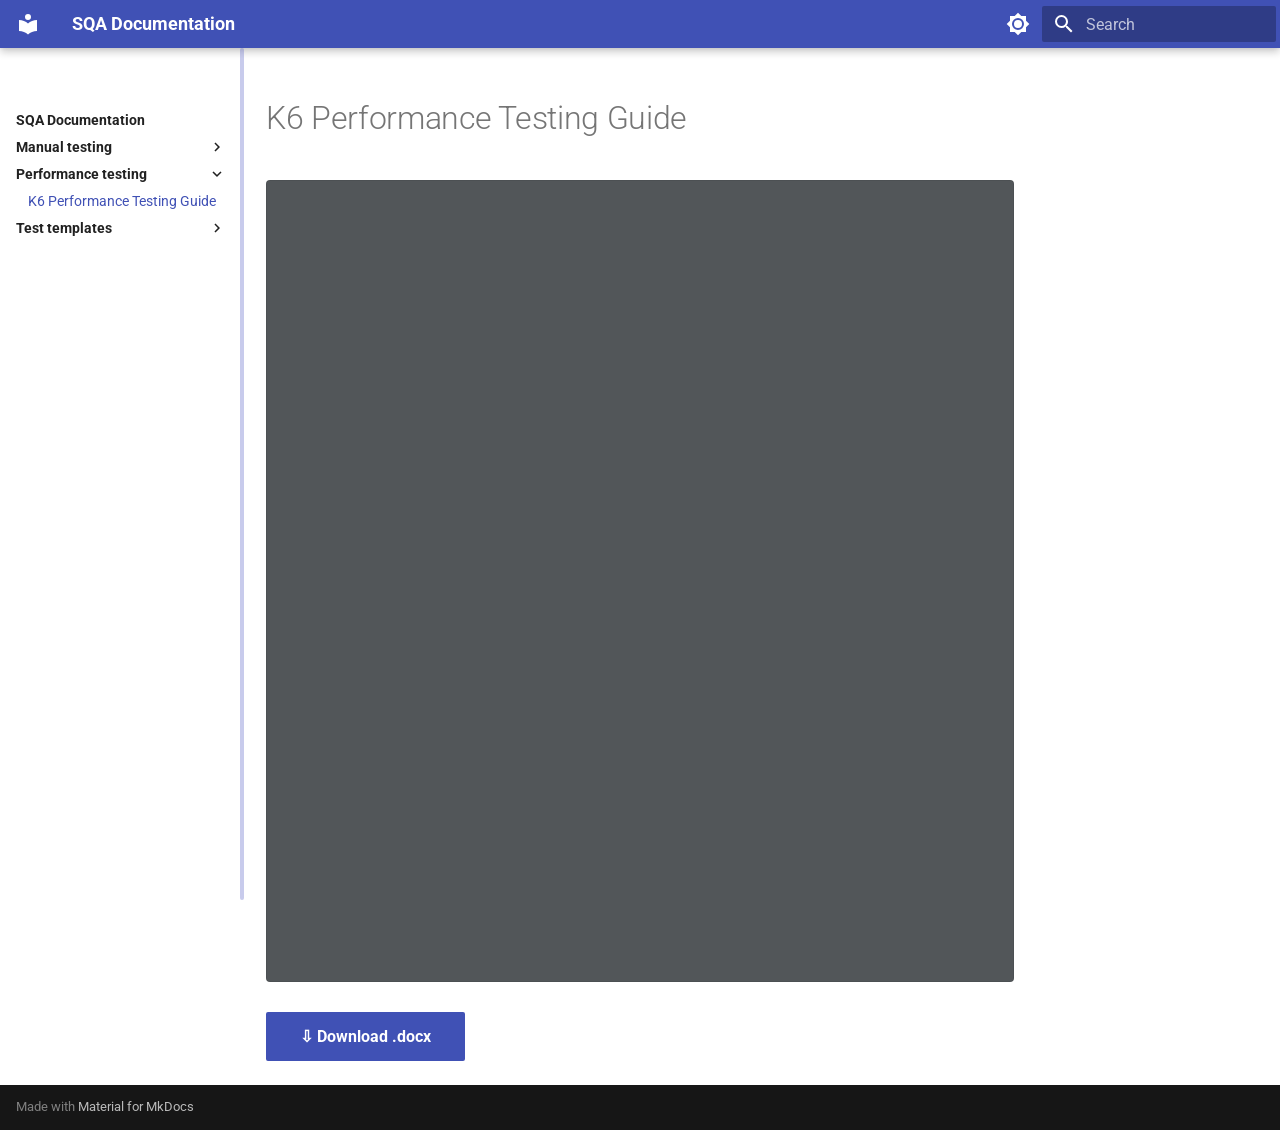
<file: performance-testing/k6-performance-testing-guide/index.html>
<!doctype html>
<html lang="en" class="no-js">
  <head>
    
      <meta charset="utf-8">
      <meta name="viewport" content="width=device-width,initial-scale=1">
      
      
      
        <link rel="canonical" href="https://DSi-QA.github.io/sqa-docs/performance-testing/k6-performance-testing-guide/">
      
      
        <link rel="prev" href="../../manual-testing/sdlc-project-sqa-workflow-design-to-sign-off/">
      
      
        <link rel="next" href="../../test-templates/sqa-bug-report-template/">
      
      
      <link rel="icon" href="../../assets/images/favicon.png">
      <meta name="generator" content="mkdocs-1.6.1, mkdocs-material-9.5.44">
    
    
      
        <title>K6 Performance Testing Guide - SQA Documentation</title>
      
    
    
      <link rel="stylesheet" href="../../assets/stylesheets/main.0253249f.min.css">
      
        
        <link rel="stylesheet" href="../../assets/stylesheets/palette.06af60db.min.css">
      
      


    
    
      
    
    
      
        
        
        <link rel="preconnect" href="https://fonts.gstatic.com" crossorigin>
        <link rel="stylesheet" href="https://fonts.googleapis.com/css?family=Roboto:300,300i,400,400i,700,700i%7CRoboto+Mono:400,400i,700,700i&display=fallback">
        <style>:root{--md-text-font:"Roboto";--md-code-font:"Roboto Mono"}</style>
      
    
    
      <link rel="stylesheet" href="../../assets/extra.css">
    
    <script>__md_scope=new URL("../..",location),__md_hash=e=>[...e].reduce(((e,_)=>(e<<5)-e+_.charCodeAt(0)),0),__md_get=(e,_=localStorage,t=__md_scope)=>JSON.parse(_.getItem(t.pathname+"."+e)),__md_set=(e,_,t=localStorage,a=__md_scope)=>{try{t.setItem(a.pathname+"."+e,JSON.stringify(_))}catch(e){}}</script>
    
      

    
    
    
  </head>
  
  
    
    
      
    
    
    
    
    <body dir="ltr" data-md-color-scheme="default" data-md-color-primary="indigo" data-md-color-accent="indigo">
  
    
    <input class="md-toggle" data-md-toggle="drawer" type="checkbox" id="__drawer" autocomplete="off">
    <input class="md-toggle" data-md-toggle="search" type="checkbox" id="__search" autocomplete="off">
    <label class="md-overlay" for="__drawer"></label>
    <div data-md-component="skip">
      
        
        <a href="#k6-performance-testing-guide" class="md-skip">
          Skip to content
        </a>
      
    </div>
    <div data-md-component="announce">
      
    </div>
    
    
      

  

<header class="md-header md-header--shadow" data-md-component="header">
  <nav class="md-header__inner md-grid" aria-label="Header">
    <a href="../.." title="SQA Documentation" class="md-header__button md-logo" aria-label="SQA Documentation" data-md-component="logo">
      
  
  <svg xmlns="http://www.w3.org/2000/svg" viewBox="0 0 24 24"><path d="M12 8a3 3 0 0 0 3-3 3 3 0 0 0-3-3 3 3 0 0 0-3 3 3 3 0 0 0 3 3m0 3.54C9.64 9.35 6.5 8 3 8v11c3.5 0 6.64 1.35 9 3.54 2.36-2.19 5.5-3.54 9-3.54V8c-3.5 0-6.64 1.35-9 3.54"/></svg>

    </a>
    <label class="md-header__button md-icon" for="__drawer">
      
      <svg xmlns="http://www.w3.org/2000/svg" viewBox="0 0 24 24"><path d="M3 6h18v2H3zm0 5h18v2H3zm0 5h18v2H3z"/></svg>
    </label>
    <div class="md-header__title" data-md-component="header-title">
      <div class="md-header__ellipsis">
        <div class="md-header__topic">
          <span class="md-ellipsis">
            SQA Documentation
          </span>
        </div>
        <div class="md-header__topic" data-md-component="header-topic">
          <span class="md-ellipsis">
            
              K6 Performance Testing Guide
            
          </span>
        </div>
      </div>
    </div>
    
      
        <form class="md-header__option" data-md-component="palette">
  
    
    
    
    <input class="md-option" data-md-color-media="" data-md-color-scheme="default" data-md-color-primary="indigo" data-md-color-accent="indigo"  aria-label="Switch to dark mode"  type="radio" name="__palette" id="__palette_0">
    
      <label class="md-header__button md-icon" title="Switch to dark mode" for="__palette_1" hidden>
        <svg xmlns="http://www.w3.org/2000/svg" viewBox="0 0 24 24"><path d="M12 8a4 4 0 0 0-4 4 4 4 0 0 0 4 4 4 4 0 0 0 4-4 4 4 0 0 0-4-4m0 10a6 6 0 0 1-6-6 6 6 0 0 1 6-6 6 6 0 0 1 6 6 6 6 0 0 1-6 6m8-9.31V4h-4.69L12 .69 8.69 4H4v4.69L.69 12 4 15.31V20h4.69L12 23.31 15.31 20H20v-4.69L23.31 12z"/></svg>
      </label>
    
  
    
    
    
    <input class="md-option" data-md-color-media="" data-md-color-scheme="slate" data-md-color-primary="indigo" data-md-color-accent="indigo"  aria-label="Switch to light mode"  type="radio" name="__palette" id="__palette_1">
    
      <label class="md-header__button md-icon" title="Switch to light mode" for="__palette_0" hidden>
        <svg xmlns="http://www.w3.org/2000/svg" viewBox="0 0 24 24"><path d="M12 18c-.89 0-1.74-.2-2.5-.55C11.56 16.5 13 14.42 13 12s-1.44-4.5-3.5-5.45C10.26 6.2 11.11 6 12 6a6 6 0 0 1 6 6 6 6 0 0 1-6 6m8-9.31V4h-4.69L12 .69 8.69 4H4v4.69L.69 12 4 15.31V20h4.69L12 23.31 15.31 20H20v-4.69L23.31 12z"/></svg>
      </label>
    
  
</form>
      
    
    
      <script>var palette=__md_get("__palette");if(palette&&palette.color){if("(prefers-color-scheme)"===palette.color.media){var media=matchMedia("(prefers-color-scheme: light)"),input=document.querySelector(media.matches?"[data-md-color-media='(prefers-color-scheme: light)']":"[data-md-color-media='(prefers-color-scheme: dark)']");palette.color.media=input.getAttribute("data-md-color-media"),palette.color.scheme=input.getAttribute("data-md-color-scheme"),palette.color.primary=input.getAttribute("data-md-color-primary"),palette.color.accent=input.getAttribute("data-md-color-accent")}for(var[key,value]of Object.entries(palette.color))document.body.setAttribute("data-md-color-"+key,value)}</script>
    
    
    
      <label class="md-header__button md-icon" for="__search">
        
        <svg xmlns="http://www.w3.org/2000/svg" viewBox="0 0 24 24"><path d="M9.5 3A6.5 6.5 0 0 1 16 9.5c0 1.61-.59 3.09-1.56 4.23l.27.27h.79l5 5-1.5 1.5-5-5v-.79l-.27-.27A6.52 6.52 0 0 1 9.5 16 6.5 6.5 0 0 1 3 9.5 6.5 6.5 0 0 1 9.5 3m0 2C7 5 5 7 5 9.5S7 14 9.5 14 14 12 14 9.5 12 5 9.5 5"/></svg>
      </label>
      <div class="md-search" data-md-component="search" role="dialog">
  <label class="md-search__overlay" for="__search"></label>
  <div class="md-search__inner" role="search">
    <form class="md-search__form" name="search">
      <input type="text" class="md-search__input" name="query" aria-label="Search" placeholder="Search" autocapitalize="off" autocorrect="off" autocomplete="off" spellcheck="false" data-md-component="search-query" required>
      <label class="md-search__icon md-icon" for="__search">
        
        <svg xmlns="http://www.w3.org/2000/svg" viewBox="0 0 24 24"><path d="M9.5 3A6.5 6.5 0 0 1 16 9.5c0 1.61-.59 3.09-1.56 4.23l.27.27h.79l5 5-1.5 1.5-5-5v-.79l-.27-.27A6.52 6.52 0 0 1 9.5 16 6.5 6.5 0 0 1 3 9.5 6.5 6.5 0 0 1 9.5 3m0 2C7 5 5 7 5 9.5S7 14 9.5 14 14 12 14 9.5 12 5 9.5 5"/></svg>
        
        <svg xmlns="http://www.w3.org/2000/svg" viewBox="0 0 24 24"><path d="M20 11v2H8l5.5 5.5-1.42 1.42L4.16 12l7.92-7.92L13.5 5.5 8 11z"/></svg>
      </label>
      <nav class="md-search__options" aria-label="Search">
        
        <button type="reset" class="md-search__icon md-icon" title="Clear" aria-label="Clear" tabindex="-1">
          
          <svg xmlns="http://www.w3.org/2000/svg" viewBox="0 0 24 24"><path d="M19 6.41 17.59 5 12 10.59 6.41 5 5 6.41 10.59 12 5 17.59 6.41 19 12 13.41 17.59 19 19 17.59 13.41 12z"/></svg>
        </button>
      </nav>
      
        <div class="md-search__suggest" data-md-component="search-suggest"></div>
      
    </form>
    <div class="md-search__output">
      <div class="md-search__scrollwrap" tabindex="0" data-md-scrollfix>
        <div class="md-search-result" data-md-component="search-result">
          <div class="md-search-result__meta">
            Initializing search
          </div>
          <ol class="md-search-result__list" role="presentation"></ol>
        </div>
      </div>
    </div>
  </div>
</div>
    
    
  </nav>
  
</header>
    
    <div class="md-container" data-md-component="container">
      
      
        
          
        
      
      <main class="md-main" data-md-component="main">
        <div class="md-main__inner md-grid">
          
            
              
              <div class="md-sidebar md-sidebar--primary" data-md-component="sidebar" data-md-type="navigation" >
                <div class="md-sidebar__scrollwrap">
                  <div class="md-sidebar__inner">
                    



<nav class="md-nav md-nav--primary" aria-label="Navigation" data-md-level="0">
  <label class="md-nav__title" for="__drawer">
    <a href="../.." title="SQA Documentation" class="md-nav__button md-logo" aria-label="SQA Documentation" data-md-component="logo">
      
  
  <svg xmlns="http://www.w3.org/2000/svg" viewBox="0 0 24 24"><path d="M12 8a3 3 0 0 0 3-3 3 3 0 0 0-3-3 3 3 0 0 0-3 3 3 3 0 0 0 3 3m0 3.54C9.64 9.35 6.5 8 3 8v11c3.5 0 6.64 1.35 9 3.54 2.36-2.19 5.5-3.54 9-3.54V8c-3.5 0-6.64 1.35-9 3.54"/></svg>

    </a>
    SQA Documentation
  </label>
  
  <ul class="md-nav__list" data-md-scrollfix>
    
      
      
  
  
  
  
    <li class="md-nav__item">
      <a href="../.." class="md-nav__link">
        
  
  <span class="md-ellipsis">
    SQA Documentation
  </span>
  

      </a>
    </li>
  

    
      
      
  
  
  
  
    
    
    
    
    <li class="md-nav__item md-nav__item--nested">
      
        
        
        <input class="md-nav__toggle md-toggle " type="checkbox" id="__nav_2" >
        
          
          <label class="md-nav__link" for="__nav_2" id="__nav_2_label" tabindex="0">
            
  
  <span class="md-ellipsis">
    Manual testing
  </span>
  

            <span class="md-nav__icon md-icon"></span>
          </label>
        
        <nav class="md-nav" data-md-level="1" aria-labelledby="__nav_2_label" aria-expanded="false">
          <label class="md-nav__title" for="__nav_2">
            <span class="md-nav__icon md-icon"></span>
            Manual testing
          </label>
          <ul class="md-nav__list" data-md-scrollfix>
            
              
                
  
  
  
  
    <li class="md-nav__item">
      <a href="../../manual-testing/sdlc-project-sqa-workflow-design-to-sign-off/" class="md-nav__link">
        
  
  <span class="md-ellipsis">
    SQA Workflow - Design to Sign off (Projects that follows SDLC process)
  </span>
  

      </a>
    </li>
  

              
            
          </ul>
        </nav>
      
    </li>
  

    
      
      
  
  
    
  
  
  
    
    
    
    
    <li class="md-nav__item md-nav__item--active md-nav__item--nested">
      
        
        
        <input class="md-nav__toggle md-toggle " type="checkbox" id="__nav_3" checked>
        
          
          <label class="md-nav__link" for="__nav_3" id="__nav_3_label" tabindex="0">
            
  
  <span class="md-ellipsis">
    Performance testing
  </span>
  

            <span class="md-nav__icon md-icon"></span>
          </label>
        
        <nav class="md-nav" data-md-level="1" aria-labelledby="__nav_3_label" aria-expanded="true">
          <label class="md-nav__title" for="__nav_3">
            <span class="md-nav__icon md-icon"></span>
            Performance testing
          </label>
          <ul class="md-nav__list" data-md-scrollfix>
            
              
                
  
  
    
  
  
  
    <li class="md-nav__item md-nav__item--active">
      
      <input class="md-nav__toggle md-toggle" type="checkbox" id="__toc">
      
      
        
      
      
      <a href="./" class="md-nav__link md-nav__link--active">
        
  
  <span class="md-ellipsis">
    K6 Performance Testing Guide
  </span>
  

      </a>
      
    </li>
  

              
            
          </ul>
        </nav>
      
    </li>
  

    
      
      
  
  
  
  
    
    
    
    
    <li class="md-nav__item md-nav__item--nested">
      
        
        
        <input class="md-nav__toggle md-toggle " type="checkbox" id="__nav_4" >
        
          
          <label class="md-nav__link" for="__nav_4" id="__nav_4_label" tabindex="0">
            
  
  <span class="md-ellipsis">
    Test templates
  </span>
  

            <span class="md-nav__icon md-icon"></span>
          </label>
        
        <nav class="md-nav" data-md-level="1" aria-labelledby="__nav_4_label" aria-expanded="false">
          <label class="md-nav__title" for="__nav_4">
            <span class="md-nav__icon md-icon"></span>
            Test templates
          </label>
          <ul class="md-nav__list" data-md-scrollfix>
            
              
                
  
  
  
  
    <li class="md-nav__item">
      <a href="../../test-templates/sqa-bug-report-template/" class="md-nav__link">
        
  
  <span class="md-ellipsis">
    SQA Bug Report Template
  </span>
  

      </a>
    </li>
  

              
            
              
                
  
  
  
  
    <li class="md-nav__item">
      <a href="../../test-templates/sqa-test-case-writing-template/" class="md-nav__link">
        
  
  <span class="md-ellipsis">
    SQA Test Case Writing Template
  </span>
  

      </a>
    </li>
  

              
            
          </ul>
        </nav>
      
    </li>
  

    
  </ul>
</nav>
                  </div>
                </div>
              </div>
            
            
              
              <div class="md-sidebar md-sidebar--secondary" data-md-component="sidebar" data-md-type="toc" >
                <div class="md-sidebar__scrollwrap">
                  <div class="md-sidebar__inner">
                    

<nav class="md-nav md-nav--secondary" aria-label="Table of contents">
  
  
  
    
  
  
</nav>
                  </div>
                </div>
              </div>
            
          
          
            <div class="md-content" data-md-component="content">
              <article class="md-content__inner md-typeset">
                
                  


<h1 id="k6-performance-testing-guide">K6 Performance Testing Guide</h1>
<div class="pdf-viewer">
  <iframe src="../k6-performance-testing-guide.pdf#zoom=125&navpanes=0&pagemode=none" width="100%" height="800px"></iframe>
</div>

<p>
  <a href="../K6-Performance-Testing-Guide.docx" class="md-button md-button--primary">&#8681; Download .docx</a>
</p>







  
  






                
              </article>
            </div>
          
          
<script>var target=document.getElementById(location.hash.slice(1));target&&target.name&&(target.checked=target.name.startsWith("__tabbed_"))</script>
        </div>
        
          <button type="button" class="md-top md-icon" data-md-component="top" hidden>
  
  <svg xmlns="http://www.w3.org/2000/svg" viewBox="0 0 24 24"><path d="M13 20h-2V8l-5.5 5.5-1.42-1.42L12 4.16l7.92 7.92-1.42 1.42L13 8z"/></svg>
  Back to top
</button>
        
      </main>
      
        <footer class="md-footer">
  
  <div class="md-footer-meta md-typeset">
    <div class="md-footer-meta__inner md-grid">
      <div class="md-copyright">
  
  
    Made with
    <a href="https://squidfunk.github.io/mkdocs-material/" target="_blank" rel="noopener">
      Material for MkDocs
    </a>
  
</div>
      
    </div>
  </div>
</footer>
      
    </div>
    <div class="md-dialog" data-md-component="dialog">
      <div class="md-dialog__inner md-typeset"></div>
    </div>
    
    
    <script id="__config" type="application/json">{"base": "../..", "features": ["navigation.top", "search.highlight", "search.suggest"], "search": "../../assets/javascripts/workers/search.6ce7567c.min.js", "translations": {"clipboard.copied": "Copied to clipboard", "clipboard.copy": "Copy to clipboard", "search.result.more.one": "1 more on this page", "search.result.more.other": "# more on this page", "search.result.none": "No matching documents", "search.result.one": "1 matching document", "search.result.other": "# matching documents", "search.result.placeholder": "Type to start searching", "search.result.term.missing": "Missing", "select.version": "Select version"}}</script>
    
    
      <script src="../../assets/javascripts/bundle.83f73b43.min.js"></script>
      
        <script src="../../assets/extra.js"></script>
      
    
  </body>
</html>
</file>
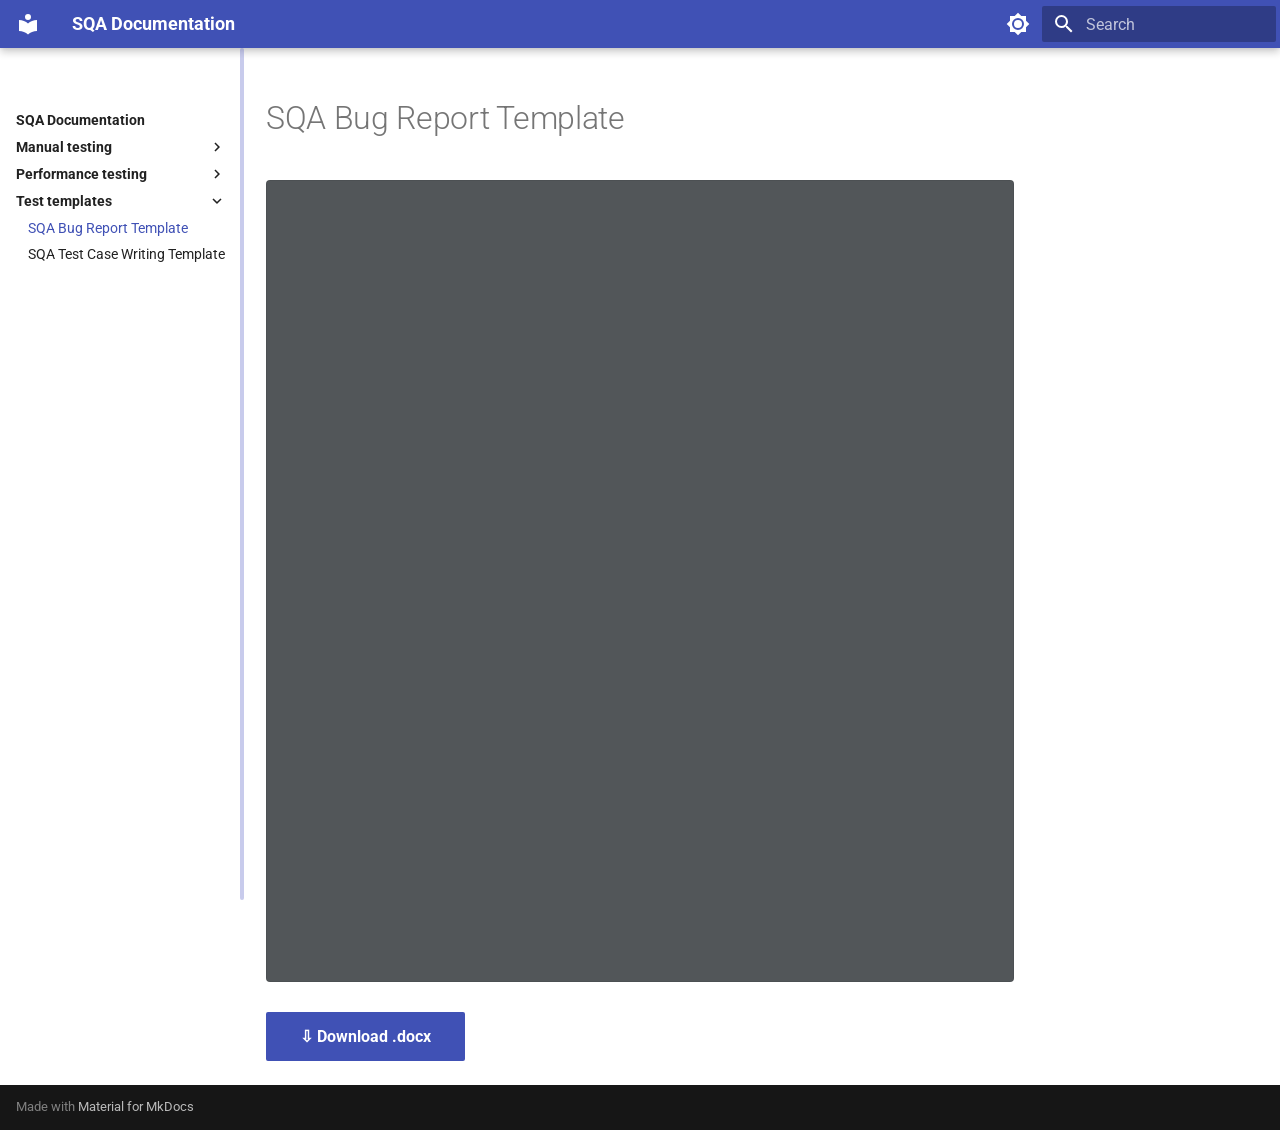
<file: test-templates/sqa-bug-report-template/index.html>
<!doctype html>
<html lang="en" class="no-js">
  <head>
    
      <meta charset="utf-8">
      <meta name="viewport" content="width=device-width,initial-scale=1">
      
      
      
        <link rel="canonical" href="https://DSi-QA.github.io/sqa-docs/test-templates/sqa-bug-report-template/">
      
      
        <link rel="prev" href="../../performance-testing/k6-performance-testing-guide/">
      
      
        <link rel="next" href="../sqa-test-case-writing-template/">
      
      
      <link rel="icon" href="../../assets/images/favicon.png">
      <meta name="generator" content="mkdocs-1.6.1, mkdocs-material-9.5.44">
    
    
      
        <title>SQA Bug Report Template - SQA Documentation</title>
      
    
    
      <link rel="stylesheet" href="../../assets/stylesheets/main.0253249f.min.css">
      
        
        <link rel="stylesheet" href="../../assets/stylesheets/palette.06af60db.min.css">
      
      


    
    
      
    
    
      
        
        
        <link rel="preconnect" href="https://fonts.gstatic.com" crossorigin>
        <link rel="stylesheet" href="https://fonts.googleapis.com/css?family=Roboto:300,300i,400,400i,700,700i%7CRoboto+Mono:400,400i,700,700i&display=fallback">
        <style>:root{--md-text-font:"Roboto";--md-code-font:"Roboto Mono"}</style>
      
    
    
      <link rel="stylesheet" href="../../assets/extra.css">
    
    <script>__md_scope=new URL("../..",location),__md_hash=e=>[...e].reduce(((e,_)=>(e<<5)-e+_.charCodeAt(0)),0),__md_get=(e,_=localStorage,t=__md_scope)=>JSON.parse(_.getItem(t.pathname+"."+e)),__md_set=(e,_,t=localStorage,a=__md_scope)=>{try{t.setItem(a.pathname+"."+e,JSON.stringify(_))}catch(e){}}</script>
    
      

    
    
    
  </head>
  
  
    
    
      
    
    
    
    
    <body dir="ltr" data-md-color-scheme="default" data-md-color-primary="indigo" data-md-color-accent="indigo">
  
    
    <input class="md-toggle" data-md-toggle="drawer" type="checkbox" id="__drawer" autocomplete="off">
    <input class="md-toggle" data-md-toggle="search" type="checkbox" id="__search" autocomplete="off">
    <label class="md-overlay" for="__drawer"></label>
    <div data-md-component="skip">
      
        
        <a href="#sqa-bug-report-template" class="md-skip">
          Skip to content
        </a>
      
    </div>
    <div data-md-component="announce">
      
    </div>
    
    
      

  

<header class="md-header md-header--shadow" data-md-component="header">
  <nav class="md-header__inner md-grid" aria-label="Header">
    <a href="../.." title="SQA Documentation" class="md-header__button md-logo" aria-label="SQA Documentation" data-md-component="logo">
      
  
  <svg xmlns="http://www.w3.org/2000/svg" viewBox="0 0 24 24"><path d="M12 8a3 3 0 0 0 3-3 3 3 0 0 0-3-3 3 3 0 0 0-3 3 3 3 0 0 0 3 3m0 3.54C9.64 9.35 6.5 8 3 8v11c3.5 0 6.64 1.35 9 3.54 2.36-2.19 5.5-3.54 9-3.54V8c-3.5 0-6.64 1.35-9 3.54"/></svg>

    </a>
    <label class="md-header__button md-icon" for="__drawer">
      
      <svg xmlns="http://www.w3.org/2000/svg" viewBox="0 0 24 24"><path d="M3 6h18v2H3zm0 5h18v2H3zm0 5h18v2H3z"/></svg>
    </label>
    <div class="md-header__title" data-md-component="header-title">
      <div class="md-header__ellipsis">
        <div class="md-header__topic">
          <span class="md-ellipsis">
            SQA Documentation
          </span>
        </div>
        <div class="md-header__topic" data-md-component="header-topic">
          <span class="md-ellipsis">
            
              SQA Bug Report Template
            
          </span>
        </div>
      </div>
    </div>
    
      
        <form class="md-header__option" data-md-component="palette">
  
    
    
    
    <input class="md-option" data-md-color-media="" data-md-color-scheme="default" data-md-color-primary="indigo" data-md-color-accent="indigo"  aria-label="Switch to dark mode"  type="radio" name="__palette" id="__palette_0">
    
      <label class="md-header__button md-icon" title="Switch to dark mode" for="__palette_1" hidden>
        <svg xmlns="http://www.w3.org/2000/svg" viewBox="0 0 24 24"><path d="M12 8a4 4 0 0 0-4 4 4 4 0 0 0 4 4 4 4 0 0 0 4-4 4 4 0 0 0-4-4m0 10a6 6 0 0 1-6-6 6 6 0 0 1 6-6 6 6 0 0 1 6 6 6 6 0 0 1-6 6m8-9.31V4h-4.69L12 .69 8.69 4H4v4.69L.69 12 4 15.31V20h4.69L12 23.31 15.31 20H20v-4.69L23.31 12z"/></svg>
      </label>
    
  
    
    
    
    <input class="md-option" data-md-color-media="" data-md-color-scheme="slate" data-md-color-primary="indigo" data-md-color-accent="indigo"  aria-label="Switch to light mode"  type="radio" name="__palette" id="__palette_1">
    
      <label class="md-header__button md-icon" title="Switch to light mode" for="__palette_0" hidden>
        <svg xmlns="http://www.w3.org/2000/svg" viewBox="0 0 24 24"><path d="M12 18c-.89 0-1.74-.2-2.5-.55C11.56 16.5 13 14.42 13 12s-1.44-4.5-3.5-5.45C10.26 6.2 11.11 6 12 6a6 6 0 0 1 6 6 6 6 0 0 1-6 6m8-9.31V4h-4.69L12 .69 8.69 4H4v4.69L.69 12 4 15.31V20h4.69L12 23.31 15.31 20H20v-4.69L23.31 12z"/></svg>
      </label>
    
  
</form>
      
    
    
      <script>var palette=__md_get("__palette");if(palette&&palette.color){if("(prefers-color-scheme)"===palette.color.media){var media=matchMedia("(prefers-color-scheme: light)"),input=document.querySelector(media.matches?"[data-md-color-media='(prefers-color-scheme: light)']":"[data-md-color-media='(prefers-color-scheme: dark)']");palette.color.media=input.getAttribute("data-md-color-media"),palette.color.scheme=input.getAttribute("data-md-color-scheme"),palette.color.primary=input.getAttribute("data-md-color-primary"),palette.color.accent=input.getAttribute("data-md-color-accent")}for(var[key,value]of Object.entries(palette.color))document.body.setAttribute("data-md-color-"+key,value)}</script>
    
    
    
      <label class="md-header__button md-icon" for="__search">
        
        <svg xmlns="http://www.w3.org/2000/svg" viewBox="0 0 24 24"><path d="M9.5 3A6.5 6.5 0 0 1 16 9.5c0 1.61-.59 3.09-1.56 4.23l.27.27h.79l5 5-1.5 1.5-5-5v-.79l-.27-.27A6.52 6.52 0 0 1 9.5 16 6.5 6.5 0 0 1 3 9.5 6.5 6.5 0 0 1 9.5 3m0 2C7 5 5 7 5 9.5S7 14 9.5 14 14 12 14 9.5 12 5 9.5 5"/></svg>
      </label>
      <div class="md-search" data-md-component="search" role="dialog">
  <label class="md-search__overlay" for="__search"></label>
  <div class="md-search__inner" role="search">
    <form class="md-search__form" name="search">
      <input type="text" class="md-search__input" name="query" aria-label="Search" placeholder="Search" autocapitalize="off" autocorrect="off" autocomplete="off" spellcheck="false" data-md-component="search-query" required>
      <label class="md-search__icon md-icon" for="__search">
        
        <svg xmlns="http://www.w3.org/2000/svg" viewBox="0 0 24 24"><path d="M9.5 3A6.5 6.5 0 0 1 16 9.5c0 1.61-.59 3.09-1.56 4.23l.27.27h.79l5 5-1.5 1.5-5-5v-.79l-.27-.27A6.52 6.52 0 0 1 9.5 16 6.5 6.5 0 0 1 3 9.5 6.5 6.5 0 0 1 9.5 3m0 2C7 5 5 7 5 9.5S7 14 9.5 14 14 12 14 9.5 12 5 9.5 5"/></svg>
        
        <svg xmlns="http://www.w3.org/2000/svg" viewBox="0 0 24 24"><path d="M20 11v2H8l5.5 5.5-1.42 1.42L4.16 12l7.92-7.92L13.5 5.5 8 11z"/></svg>
      </label>
      <nav class="md-search__options" aria-label="Search">
        
        <button type="reset" class="md-search__icon md-icon" title="Clear" aria-label="Clear" tabindex="-1">
          
          <svg xmlns="http://www.w3.org/2000/svg" viewBox="0 0 24 24"><path d="M19 6.41 17.59 5 12 10.59 6.41 5 5 6.41 10.59 12 5 17.59 6.41 19 12 13.41 17.59 19 19 17.59 13.41 12z"/></svg>
        </button>
      </nav>
      
        <div class="md-search__suggest" data-md-component="search-suggest"></div>
      
    </form>
    <div class="md-search__output">
      <div class="md-search__scrollwrap" tabindex="0" data-md-scrollfix>
        <div class="md-search-result" data-md-component="search-result">
          <div class="md-search-result__meta">
            Initializing search
          </div>
          <ol class="md-search-result__list" role="presentation"></ol>
        </div>
      </div>
    </div>
  </div>
</div>
    
    
  </nav>
  
</header>
    
    <div class="md-container" data-md-component="container">
      
      
        
          
        
      
      <main class="md-main" data-md-component="main">
        <div class="md-main__inner md-grid">
          
            
              
              <div class="md-sidebar md-sidebar--primary" data-md-component="sidebar" data-md-type="navigation" >
                <div class="md-sidebar__scrollwrap">
                  <div class="md-sidebar__inner">
                    



<nav class="md-nav md-nav--primary" aria-label="Navigation" data-md-level="0">
  <label class="md-nav__title" for="__drawer">
    <a href="../.." title="SQA Documentation" class="md-nav__button md-logo" aria-label="SQA Documentation" data-md-component="logo">
      
  
  <svg xmlns="http://www.w3.org/2000/svg" viewBox="0 0 24 24"><path d="M12 8a3 3 0 0 0 3-3 3 3 0 0 0-3-3 3 3 0 0 0-3 3 3 3 0 0 0 3 3m0 3.54C9.64 9.35 6.5 8 3 8v11c3.5 0 6.64 1.35 9 3.54 2.36-2.19 5.5-3.54 9-3.54V8c-3.5 0-6.64 1.35-9 3.54"/></svg>

    </a>
    SQA Documentation
  </label>
  
  <ul class="md-nav__list" data-md-scrollfix>
    
      
      
  
  
  
  
    <li class="md-nav__item">
      <a href="../.." class="md-nav__link">
        
  
  <span class="md-ellipsis">
    SQA Documentation
  </span>
  

      </a>
    </li>
  

    
      
      
  
  
  
  
    
    
    
    
    <li class="md-nav__item md-nav__item--nested">
      
        
        
        <input class="md-nav__toggle md-toggle " type="checkbox" id="__nav_2" >
        
          
          <label class="md-nav__link" for="__nav_2" id="__nav_2_label" tabindex="0">
            
  
  <span class="md-ellipsis">
    Manual testing
  </span>
  

            <span class="md-nav__icon md-icon"></span>
          </label>
        
        <nav class="md-nav" data-md-level="1" aria-labelledby="__nav_2_label" aria-expanded="false">
          <label class="md-nav__title" for="__nav_2">
            <span class="md-nav__icon md-icon"></span>
            Manual testing
          </label>
          <ul class="md-nav__list" data-md-scrollfix>
            
              
                
  
  
  
  
    <li class="md-nav__item">
      <a href="../../manual-testing/sdlc-project-sqa-workflow-design-to-sign-off/" class="md-nav__link">
        
  
  <span class="md-ellipsis">
    SQA Workflow - Design to Sign off (Projects that follows SDLC process)
  </span>
  

      </a>
    </li>
  

              
            
          </ul>
        </nav>
      
    </li>
  

    
      
      
  
  
  
  
    
    
    
    
    <li class="md-nav__item md-nav__item--nested">
      
        
        
        <input class="md-nav__toggle md-toggle " type="checkbox" id="__nav_3" >
        
          
          <label class="md-nav__link" for="__nav_3" id="__nav_3_label" tabindex="0">
            
  
  <span class="md-ellipsis">
    Performance testing
  </span>
  

            <span class="md-nav__icon md-icon"></span>
          </label>
        
        <nav class="md-nav" data-md-level="1" aria-labelledby="__nav_3_label" aria-expanded="false">
          <label class="md-nav__title" for="__nav_3">
            <span class="md-nav__icon md-icon"></span>
            Performance testing
          </label>
          <ul class="md-nav__list" data-md-scrollfix>
            
              
                
  
  
  
  
    <li class="md-nav__item">
      <a href="../../performance-testing/k6-performance-testing-guide/" class="md-nav__link">
        
  
  <span class="md-ellipsis">
    K6 Performance Testing Guide
  </span>
  

      </a>
    </li>
  

              
            
          </ul>
        </nav>
      
    </li>
  

    
      
      
  
  
    
  
  
  
    
    
    
    
    <li class="md-nav__item md-nav__item--active md-nav__item--nested">
      
        
        
        <input class="md-nav__toggle md-toggle " type="checkbox" id="__nav_4" checked>
        
          
          <label class="md-nav__link" for="__nav_4" id="__nav_4_label" tabindex="0">
            
  
  <span class="md-ellipsis">
    Test templates
  </span>
  

            <span class="md-nav__icon md-icon"></span>
          </label>
        
        <nav class="md-nav" data-md-level="1" aria-labelledby="__nav_4_label" aria-expanded="true">
          <label class="md-nav__title" for="__nav_4">
            <span class="md-nav__icon md-icon"></span>
            Test templates
          </label>
          <ul class="md-nav__list" data-md-scrollfix>
            
              
                
  
  
    
  
  
  
    <li class="md-nav__item md-nav__item--active">
      
      <input class="md-nav__toggle md-toggle" type="checkbox" id="__toc">
      
      
        
      
      
      <a href="./" class="md-nav__link md-nav__link--active">
        
  
  <span class="md-ellipsis">
    SQA Bug Report Template
  </span>
  

      </a>
      
    </li>
  

              
            
              
                
  
  
  
  
    <li class="md-nav__item">
      <a href="../sqa-test-case-writing-template/" class="md-nav__link">
        
  
  <span class="md-ellipsis">
    SQA Test Case Writing Template
  </span>
  

      </a>
    </li>
  

              
            
          </ul>
        </nav>
      
    </li>
  

    
  </ul>
</nav>
                  </div>
                </div>
              </div>
            
            
              
              <div class="md-sidebar md-sidebar--secondary" data-md-component="sidebar" data-md-type="toc" >
                <div class="md-sidebar__scrollwrap">
                  <div class="md-sidebar__inner">
                    

<nav class="md-nav md-nav--secondary" aria-label="Table of contents">
  
  
  
    
  
  
</nav>
                  </div>
                </div>
              </div>
            
          
          
            <div class="md-content" data-md-component="content">
              <article class="md-content__inner md-typeset">
                
                  


<h1 id="sqa-bug-report-template">SQA Bug Report Template</h1>
<div class="pdf-viewer">
  <iframe src="../sqa-bug-report-template.pdf#zoom=125&navpanes=0&pagemode=none" width="100%" height="800px"></iframe>
</div>

<p>
  <a href="../SQA_Bug_Report_Template.docx" class="md-button md-button--primary">&#8681; Download .docx</a>
</p>







  
  






                
              </article>
            </div>
          
          
<script>var target=document.getElementById(location.hash.slice(1));target&&target.name&&(target.checked=target.name.startsWith("__tabbed_"))</script>
        </div>
        
          <button type="button" class="md-top md-icon" data-md-component="top" hidden>
  
  <svg xmlns="http://www.w3.org/2000/svg" viewBox="0 0 24 24"><path d="M13 20h-2V8l-5.5 5.5-1.42-1.42L12 4.16l7.92 7.92-1.42 1.42L13 8z"/></svg>
  Back to top
</button>
        
      </main>
      
        <footer class="md-footer">
  
  <div class="md-footer-meta md-typeset">
    <div class="md-footer-meta__inner md-grid">
      <div class="md-copyright">
  
  
    Made with
    <a href="https://squidfunk.github.io/mkdocs-material/" target="_blank" rel="noopener">
      Material for MkDocs
    </a>
  
</div>
      
    </div>
  </div>
</footer>
      
    </div>
    <div class="md-dialog" data-md-component="dialog">
      <div class="md-dialog__inner md-typeset"></div>
    </div>
    
    
    <script id="__config" type="application/json">{"base": "../..", "features": ["navigation.top", "search.highlight", "search.suggest"], "search": "../../assets/javascripts/workers/search.6ce7567c.min.js", "translations": {"clipboard.copied": "Copied to clipboard", "clipboard.copy": "Copy to clipboard", "search.result.more.one": "1 more on this page", "search.result.more.other": "# more on this page", "search.result.none": "No matching documents", "search.result.one": "1 matching document", "search.result.other": "# matching documents", "search.result.placeholder": "Type to start searching", "search.result.term.missing": "Missing", "select.version": "Select version"}}</script>
    
    
      <script src="../../assets/javascripts/bundle.83f73b43.min.js"></script>
      
        <script src="../../assets/extra.js"></script>
      
    
  </body>
</html>
</file>
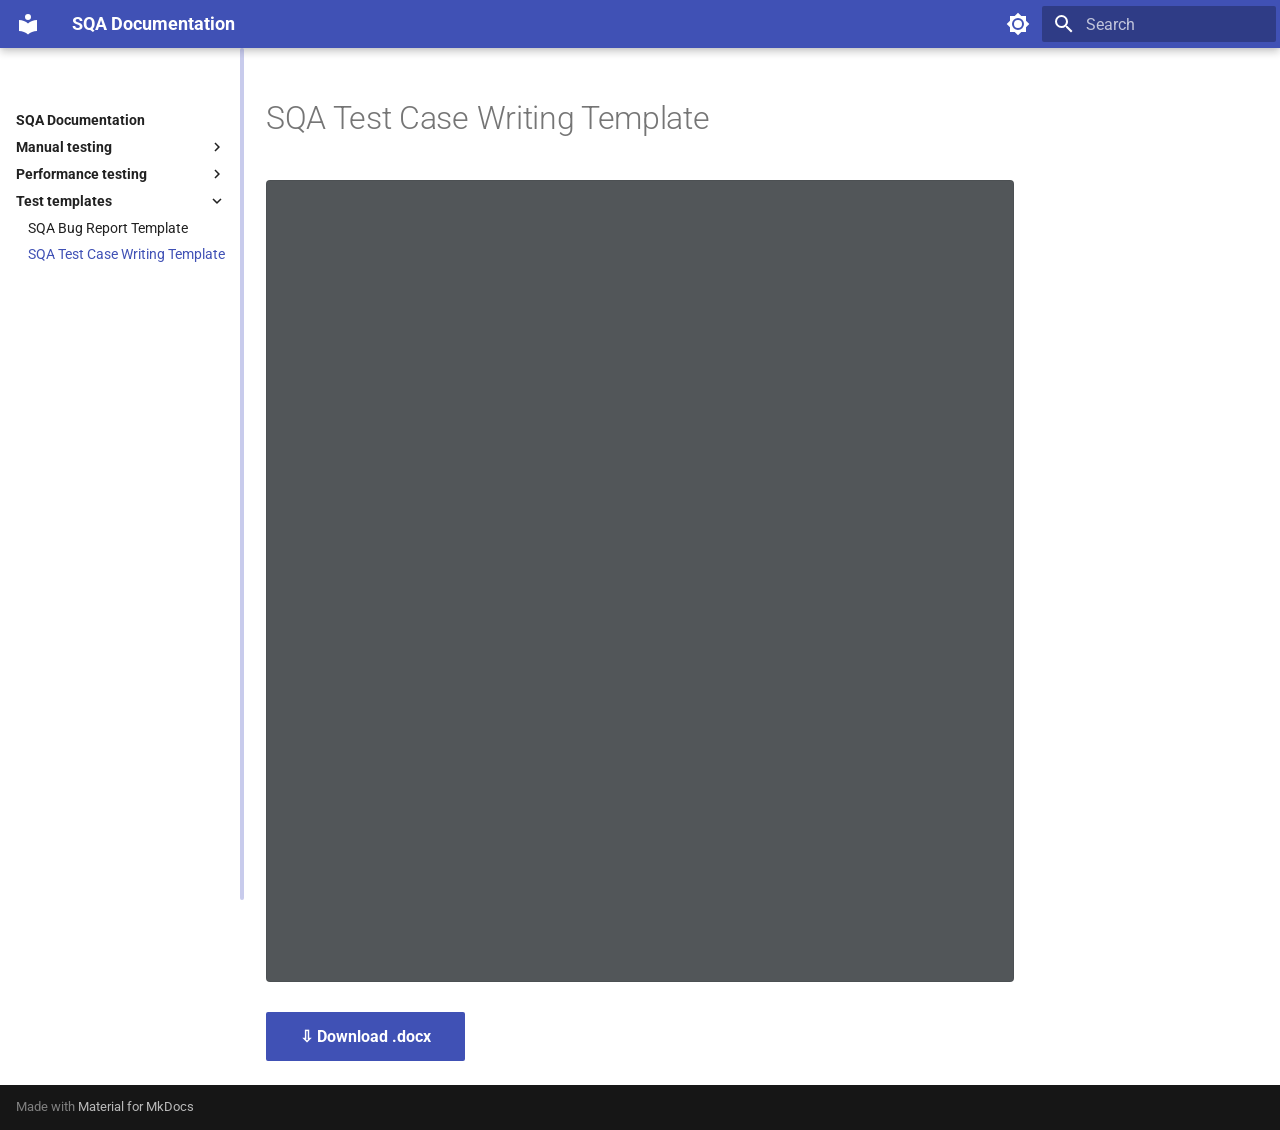
<file: test-templates/sqa-test-case-writing-template/index.html>
<!doctype html>
<html lang="en" class="no-js">
  <head>
    
      <meta charset="utf-8">
      <meta name="viewport" content="width=device-width,initial-scale=1">
      
      
      
        <link rel="canonical" href="https://DSi-QA.github.io/sqa-docs/test-templates/sqa-test-case-writing-template/">
      
      
        <link rel="prev" href="../sqa-bug-report-template/">
      
      
      
      <link rel="icon" href="../../assets/images/favicon.png">
      <meta name="generator" content="mkdocs-1.6.1, mkdocs-material-9.5.44">
    
    
      
        <title>SQA Test Case Writing Template - SQA Documentation</title>
      
    
    
      <link rel="stylesheet" href="../../assets/stylesheets/main.0253249f.min.css">
      
        
        <link rel="stylesheet" href="../../assets/stylesheets/palette.06af60db.min.css">
      
      


    
    
      
    
    
      
        
        
        <link rel="preconnect" href="https://fonts.gstatic.com" crossorigin>
        <link rel="stylesheet" href="https://fonts.googleapis.com/css?family=Roboto:300,300i,400,400i,700,700i%7CRoboto+Mono:400,400i,700,700i&display=fallback">
        <style>:root{--md-text-font:"Roboto";--md-code-font:"Roboto Mono"}</style>
      
    
    
      <link rel="stylesheet" href="../../assets/extra.css">
    
    <script>__md_scope=new URL("../..",location),__md_hash=e=>[...e].reduce(((e,_)=>(e<<5)-e+_.charCodeAt(0)),0),__md_get=(e,_=localStorage,t=__md_scope)=>JSON.parse(_.getItem(t.pathname+"."+e)),__md_set=(e,_,t=localStorage,a=__md_scope)=>{try{t.setItem(a.pathname+"."+e,JSON.stringify(_))}catch(e){}}</script>
    
      

    
    
    
  </head>
  
  
    
    
      
    
    
    
    
    <body dir="ltr" data-md-color-scheme="default" data-md-color-primary="indigo" data-md-color-accent="indigo">
  
    
    <input class="md-toggle" data-md-toggle="drawer" type="checkbox" id="__drawer" autocomplete="off">
    <input class="md-toggle" data-md-toggle="search" type="checkbox" id="__search" autocomplete="off">
    <label class="md-overlay" for="__drawer"></label>
    <div data-md-component="skip">
      
        
        <a href="#sqa-test-case-writing-template" class="md-skip">
          Skip to content
        </a>
      
    </div>
    <div data-md-component="announce">
      
    </div>
    
    
      

  

<header class="md-header md-header--shadow" data-md-component="header">
  <nav class="md-header__inner md-grid" aria-label="Header">
    <a href="../.." title="SQA Documentation" class="md-header__button md-logo" aria-label="SQA Documentation" data-md-component="logo">
      
  
  <svg xmlns="http://www.w3.org/2000/svg" viewBox="0 0 24 24"><path d="M12 8a3 3 0 0 0 3-3 3 3 0 0 0-3-3 3 3 0 0 0-3 3 3 3 0 0 0 3 3m0 3.54C9.64 9.35 6.5 8 3 8v11c3.5 0 6.64 1.35 9 3.54 2.36-2.19 5.5-3.54 9-3.54V8c-3.5 0-6.64 1.35-9 3.54"/></svg>

    </a>
    <label class="md-header__button md-icon" for="__drawer">
      
      <svg xmlns="http://www.w3.org/2000/svg" viewBox="0 0 24 24"><path d="M3 6h18v2H3zm0 5h18v2H3zm0 5h18v2H3z"/></svg>
    </label>
    <div class="md-header__title" data-md-component="header-title">
      <div class="md-header__ellipsis">
        <div class="md-header__topic">
          <span class="md-ellipsis">
            SQA Documentation
          </span>
        </div>
        <div class="md-header__topic" data-md-component="header-topic">
          <span class="md-ellipsis">
            
              SQA Test Case Writing Template
            
          </span>
        </div>
      </div>
    </div>
    
      
        <form class="md-header__option" data-md-component="palette">
  
    
    
    
    <input class="md-option" data-md-color-media="" data-md-color-scheme="default" data-md-color-primary="indigo" data-md-color-accent="indigo"  aria-label="Switch to dark mode"  type="radio" name="__palette" id="__palette_0">
    
      <label class="md-header__button md-icon" title="Switch to dark mode" for="__palette_1" hidden>
        <svg xmlns="http://www.w3.org/2000/svg" viewBox="0 0 24 24"><path d="M12 8a4 4 0 0 0-4 4 4 4 0 0 0 4 4 4 4 0 0 0 4-4 4 4 0 0 0-4-4m0 10a6 6 0 0 1-6-6 6 6 0 0 1 6-6 6 6 0 0 1 6 6 6 6 0 0 1-6 6m8-9.31V4h-4.69L12 .69 8.69 4H4v4.69L.69 12 4 15.31V20h4.69L12 23.31 15.31 20H20v-4.69L23.31 12z"/></svg>
      </label>
    
  
    
    
    
    <input class="md-option" data-md-color-media="" data-md-color-scheme="slate" data-md-color-primary="indigo" data-md-color-accent="indigo"  aria-label="Switch to light mode"  type="radio" name="__palette" id="__palette_1">
    
      <label class="md-header__button md-icon" title="Switch to light mode" for="__palette_0" hidden>
        <svg xmlns="http://www.w3.org/2000/svg" viewBox="0 0 24 24"><path d="M12 18c-.89 0-1.74-.2-2.5-.55C11.56 16.5 13 14.42 13 12s-1.44-4.5-3.5-5.45C10.26 6.2 11.11 6 12 6a6 6 0 0 1 6 6 6 6 0 0 1-6 6m8-9.31V4h-4.69L12 .69 8.69 4H4v4.69L.69 12 4 15.31V20h4.69L12 23.31 15.31 20H20v-4.69L23.31 12z"/></svg>
      </label>
    
  
</form>
      
    
    
      <script>var palette=__md_get("__palette");if(palette&&palette.color){if("(prefers-color-scheme)"===palette.color.media){var media=matchMedia("(prefers-color-scheme: light)"),input=document.querySelector(media.matches?"[data-md-color-media='(prefers-color-scheme: light)']":"[data-md-color-media='(prefers-color-scheme: dark)']");palette.color.media=input.getAttribute("data-md-color-media"),palette.color.scheme=input.getAttribute("data-md-color-scheme"),palette.color.primary=input.getAttribute("data-md-color-primary"),palette.color.accent=input.getAttribute("data-md-color-accent")}for(var[key,value]of Object.entries(palette.color))document.body.setAttribute("data-md-color-"+key,value)}</script>
    
    
    
      <label class="md-header__button md-icon" for="__search">
        
        <svg xmlns="http://www.w3.org/2000/svg" viewBox="0 0 24 24"><path d="M9.5 3A6.5 6.5 0 0 1 16 9.5c0 1.61-.59 3.09-1.56 4.23l.27.27h.79l5 5-1.5 1.5-5-5v-.79l-.27-.27A6.52 6.52 0 0 1 9.5 16 6.5 6.5 0 0 1 3 9.5 6.5 6.5 0 0 1 9.5 3m0 2C7 5 5 7 5 9.5S7 14 9.5 14 14 12 14 9.5 12 5 9.5 5"/></svg>
      </label>
      <div class="md-search" data-md-component="search" role="dialog">
  <label class="md-search__overlay" for="__search"></label>
  <div class="md-search__inner" role="search">
    <form class="md-search__form" name="search">
      <input type="text" class="md-search__input" name="query" aria-label="Search" placeholder="Search" autocapitalize="off" autocorrect="off" autocomplete="off" spellcheck="false" data-md-component="search-query" required>
      <label class="md-search__icon md-icon" for="__search">
        
        <svg xmlns="http://www.w3.org/2000/svg" viewBox="0 0 24 24"><path d="M9.5 3A6.5 6.5 0 0 1 16 9.5c0 1.61-.59 3.09-1.56 4.23l.27.27h.79l5 5-1.5 1.5-5-5v-.79l-.27-.27A6.52 6.52 0 0 1 9.5 16 6.5 6.5 0 0 1 3 9.5 6.5 6.5 0 0 1 9.5 3m0 2C7 5 5 7 5 9.5S7 14 9.5 14 14 12 14 9.5 12 5 9.5 5"/></svg>
        
        <svg xmlns="http://www.w3.org/2000/svg" viewBox="0 0 24 24"><path d="M20 11v2H8l5.5 5.5-1.42 1.42L4.16 12l7.92-7.92L13.5 5.5 8 11z"/></svg>
      </label>
      <nav class="md-search__options" aria-label="Search">
        
        <button type="reset" class="md-search__icon md-icon" title="Clear" aria-label="Clear" tabindex="-1">
          
          <svg xmlns="http://www.w3.org/2000/svg" viewBox="0 0 24 24"><path d="M19 6.41 17.59 5 12 10.59 6.41 5 5 6.41 10.59 12 5 17.59 6.41 19 12 13.41 17.59 19 19 17.59 13.41 12z"/></svg>
        </button>
      </nav>
      
        <div class="md-search__suggest" data-md-component="search-suggest"></div>
      
    </form>
    <div class="md-search__output">
      <div class="md-search__scrollwrap" tabindex="0" data-md-scrollfix>
        <div class="md-search-result" data-md-component="search-result">
          <div class="md-search-result__meta">
            Initializing search
          </div>
          <ol class="md-search-result__list" role="presentation"></ol>
        </div>
      </div>
    </div>
  </div>
</div>
    
    
  </nav>
  
</header>
    
    <div class="md-container" data-md-component="container">
      
      
        
          
        
      
      <main class="md-main" data-md-component="main">
        <div class="md-main__inner md-grid">
          
            
              
              <div class="md-sidebar md-sidebar--primary" data-md-component="sidebar" data-md-type="navigation" >
                <div class="md-sidebar__scrollwrap">
                  <div class="md-sidebar__inner">
                    



<nav class="md-nav md-nav--primary" aria-label="Navigation" data-md-level="0">
  <label class="md-nav__title" for="__drawer">
    <a href="../.." title="SQA Documentation" class="md-nav__button md-logo" aria-label="SQA Documentation" data-md-component="logo">
      
  
  <svg xmlns="http://www.w3.org/2000/svg" viewBox="0 0 24 24"><path d="M12 8a3 3 0 0 0 3-3 3 3 0 0 0-3-3 3 3 0 0 0-3 3 3 3 0 0 0 3 3m0 3.54C9.64 9.35 6.5 8 3 8v11c3.5 0 6.64 1.35 9 3.54 2.36-2.19 5.5-3.54 9-3.54V8c-3.5 0-6.64 1.35-9 3.54"/></svg>

    </a>
    SQA Documentation
  </label>
  
  <ul class="md-nav__list" data-md-scrollfix>
    
      
      
  
  
  
  
    <li class="md-nav__item">
      <a href="../.." class="md-nav__link">
        
  
  <span class="md-ellipsis">
    SQA Documentation
  </span>
  

      </a>
    </li>
  

    
      
      
  
  
  
  
    
    
    
    
    <li class="md-nav__item md-nav__item--nested">
      
        
        
        <input class="md-nav__toggle md-toggle " type="checkbox" id="__nav_2" >
        
          
          <label class="md-nav__link" for="__nav_2" id="__nav_2_label" tabindex="0">
            
  
  <span class="md-ellipsis">
    Manual testing
  </span>
  

            <span class="md-nav__icon md-icon"></span>
          </label>
        
        <nav class="md-nav" data-md-level="1" aria-labelledby="__nav_2_label" aria-expanded="false">
          <label class="md-nav__title" for="__nav_2">
            <span class="md-nav__icon md-icon"></span>
            Manual testing
          </label>
          <ul class="md-nav__list" data-md-scrollfix>
            
              
                
  
  
  
  
    <li class="md-nav__item">
      <a href="../../manual-testing/sdlc-project-sqa-workflow-design-to-sign-off/" class="md-nav__link">
        
  
  <span class="md-ellipsis">
    SQA Workflow - Design to Sign off (Projects that follows SDLC process)
  </span>
  

      </a>
    </li>
  

              
            
          </ul>
        </nav>
      
    </li>
  

    
      
      
  
  
  
  
    
    
    
    
    <li class="md-nav__item md-nav__item--nested">
      
        
        
        <input class="md-nav__toggle md-toggle " type="checkbox" id="__nav_3" >
        
          
          <label class="md-nav__link" for="__nav_3" id="__nav_3_label" tabindex="0">
            
  
  <span class="md-ellipsis">
    Performance testing
  </span>
  

            <span class="md-nav__icon md-icon"></span>
          </label>
        
        <nav class="md-nav" data-md-level="1" aria-labelledby="__nav_3_label" aria-expanded="false">
          <label class="md-nav__title" for="__nav_3">
            <span class="md-nav__icon md-icon"></span>
            Performance testing
          </label>
          <ul class="md-nav__list" data-md-scrollfix>
            
              
                
  
  
  
  
    <li class="md-nav__item">
      <a href="../../performance-testing/k6-performance-testing-guide/" class="md-nav__link">
        
  
  <span class="md-ellipsis">
    K6 Performance Testing Guide
  </span>
  

      </a>
    </li>
  

              
            
          </ul>
        </nav>
      
    </li>
  

    
      
      
  
  
    
  
  
  
    
    
    
    
    <li class="md-nav__item md-nav__item--active md-nav__item--nested">
      
        
        
        <input class="md-nav__toggle md-toggle " type="checkbox" id="__nav_4" checked>
        
          
          <label class="md-nav__link" for="__nav_4" id="__nav_4_label" tabindex="0">
            
  
  <span class="md-ellipsis">
    Test templates
  </span>
  

            <span class="md-nav__icon md-icon"></span>
          </label>
        
        <nav class="md-nav" data-md-level="1" aria-labelledby="__nav_4_label" aria-expanded="true">
          <label class="md-nav__title" for="__nav_4">
            <span class="md-nav__icon md-icon"></span>
            Test templates
          </label>
          <ul class="md-nav__list" data-md-scrollfix>
            
              
                
  
  
  
  
    <li class="md-nav__item">
      <a href="../sqa-bug-report-template/" class="md-nav__link">
        
  
  <span class="md-ellipsis">
    SQA Bug Report Template
  </span>
  

      </a>
    </li>
  

              
            
              
                
  
  
    
  
  
  
    <li class="md-nav__item md-nav__item--active">
      
      <input class="md-nav__toggle md-toggle" type="checkbox" id="__toc">
      
      
        
      
      
      <a href="./" class="md-nav__link md-nav__link--active">
        
  
  <span class="md-ellipsis">
    SQA Test Case Writing Template
  </span>
  

      </a>
      
    </li>
  

              
            
          </ul>
        </nav>
      
    </li>
  

    
  </ul>
</nav>
                  </div>
                </div>
              </div>
            
            
              
              <div class="md-sidebar md-sidebar--secondary" data-md-component="sidebar" data-md-type="toc" >
                <div class="md-sidebar__scrollwrap">
                  <div class="md-sidebar__inner">
                    

<nav class="md-nav md-nav--secondary" aria-label="Table of contents">
  
  
  
    
  
  
</nav>
                  </div>
                </div>
              </div>
            
          
          
            <div class="md-content" data-md-component="content">
              <article class="md-content__inner md-typeset">
                
                  


<h1 id="sqa-test-case-writing-template">SQA Test Case Writing Template</h1>
<div class="pdf-viewer">
  <iframe src="../sqa-test-case-writing-template.pdf#zoom=125&navpanes=0&pagemode=none" width="100%" height="800px"></iframe>
</div>

<p>
  <a href="../SQA_Test_Case_Writing_Template.docx" class="md-button md-button--primary">&#8681; Download .docx</a>
</p>







  
  






                
              </article>
            </div>
          
          
<script>var target=document.getElementById(location.hash.slice(1));target&&target.name&&(target.checked=target.name.startsWith("__tabbed_"))</script>
        </div>
        
          <button type="button" class="md-top md-icon" data-md-component="top" hidden>
  
  <svg xmlns="http://www.w3.org/2000/svg" viewBox="0 0 24 24"><path d="M13 20h-2V8l-5.5 5.5-1.42-1.42L12 4.16l7.92 7.92-1.42 1.42L13 8z"/></svg>
  Back to top
</button>
        
      </main>
      
        <footer class="md-footer">
  
  <div class="md-footer-meta md-typeset">
    <div class="md-footer-meta__inner md-grid">
      <div class="md-copyright">
  
  
    Made with
    <a href="https://squidfunk.github.io/mkdocs-material/" target="_blank" rel="noopener">
      Material for MkDocs
    </a>
  
</div>
      
    </div>
  </div>
</footer>
      
    </div>
    <div class="md-dialog" data-md-component="dialog">
      <div class="md-dialog__inner md-typeset"></div>
    </div>
    
    
    <script id="__config" type="application/json">{"base": "../..", "features": ["navigation.top", "search.highlight", "search.suggest"], "search": "../../assets/javascripts/workers/search.6ce7567c.min.js", "translations": {"clipboard.copied": "Copied to clipboard", "clipboard.copy": "Copy to clipboard", "search.result.more.one": "1 more on this page", "search.result.more.other": "# more on this page", "search.result.none": "No matching documents", "search.result.one": "1 matching document", "search.result.other": "# matching documents", "search.result.placeholder": "Type to start searching", "search.result.term.missing": "Missing", "select.version": "Select version"}}</script>
    
    
      <script src="../../assets/javascripts/bundle.83f73b43.min.js"></script>
      
        <script src="../../assets/extra.js"></script>
      
    
  </body>
</html>
</file>
<file: assets/extra.css>
/* Widen the page grid so PDF pages have more reading room */
.md-grid {
  max-width: 90rem;
}

.pdf-viewer {
  border: 1px solid var(--md-default-fg-color--lightest);
  border-radius: 4px;
  overflow: hidden;
  margin-bottom: 1.5rem;
  background: #525659;
  display: flex;
  justify-content: center;
}

.pdf-viewer iframe {
  display: block;
  min-height: 700px;
  width: 100%;
  border: none;
  background: #525659;
}

.md-button--primary {
  background-color: rgb(63, 81, 181);
  border-color: rgb(63, 81, 181);
}

/* Sidebar resize handle — fixed to body, spans full page height, always visible */
.sidebar-resize-handle {
  position: fixed;
  bottom: 0;
  width: 4px;
  cursor: col-resize;
  z-index: 200;
  background: rgba(99, 108, 200, 0.35);
  transition: background 0.15s ease, width 0.1s ease;
  border-radius: 2px;
}

.sidebar-resize-handle:hover,
.sidebar-resizing .sidebar-resize-handle {
  background: rgba(99, 108, 200, 0.75);
  width: 5px;
}

/* Freeze cursor and selection while dragging */
.sidebar-resizing,
.sidebar-resizing * {
  cursor: col-resize !important;
  user-select: none !important;
}

/* Bold top-level section labels in sidebar */
.md-nav--primary > .md-nav__list > .md-nav__item > .md-nav__link {
  font-weight: 700;
}

/* Hide duplicate site name title in sidebar */
.md-nav--primary > .md-nav__title {
  display: none;
}
</file>
<file: assets/stylesheets/main.0253249f.min.css>
@charset "UTF-8";html{-webkit-text-size-adjust:none;-moz-text-size-adjust:none;text-size-adjust:none;box-sizing:border-box}*,:after,:before{box-sizing:inherit}@media (prefers-reduced-motion){*,:after,:before{transition:none!important}}body{margin:0}a,button,input,label{-webkit-tap-highlight-color:transparent}a{color:inherit;text-decoration:none}hr{border:0;box-sizing:initial;display:block;height:.05rem;overflow:visible;padding:0}small{font-size:80%}sub,sup{line-height:1em}img{border-style:none}table{border-collapse:initial;border-spacing:0}td,th{font-weight:400;vertical-align:top}button{background:#0000;border:0;font-family:inherit;font-size:inherit;margin:0;padding:0}input{border:0;outline:none}:root{--md-primary-fg-color:#4051b5;--md-primary-fg-color--light:#5d6cc0;--md-primary-fg-color--dark:#303fa1;--md-primary-bg-color:#fff;--md-primary-bg-color--light:#ffffffb3;--md-accent-fg-color:#526cfe;--md-accent-fg-color--transparent:#526cfe1a;--md-accent-bg-color:#fff;--md-accent-bg-color--light:#ffffffb3}[data-md-color-scheme=default]{color-scheme:light}[data-md-color-scheme=default] img[src$="#gh-dark-mode-only"],[data-md-color-scheme=default] img[src$="#only-dark"]{display:none}:root,[data-md-color-scheme=default]{--md-hue:225deg;--md-default-fg-color:#000000de;--md-default-fg-color--light:#0000008a;--md-default-fg-color--lighter:#00000052;--md-default-fg-color--lightest:#00000012;--md-default-bg-color:#fff;--md-default-bg-color--light:#ffffffb3;--md-default-bg-color--lighter:#ffffff4d;--md-default-bg-color--lightest:#ffffff1f;--md-code-fg-color:#36464e;--md-code-bg-color:#f5f5f5;--md-code-hl-color:#4287ff;--md-code-hl-color--light:#4287ff1a;--md-code-hl-number-color:#d52a2a;--md-code-hl-special-color:#db1457;--md-code-hl-function-color:#a846b9;--md-code-hl-constant-color:#6e59d9;--md-code-hl-keyword-color:#3f6ec6;--md-code-hl-string-color:#1c7d4d;--md-code-hl-name-color:var(--md-code-fg-color);--md-code-hl-operator-color:var(--md-default-fg-color--light);--md-code-hl-punctuation-color:var(--md-default-fg-color--light);--md-code-hl-comment-color:var(--md-default-fg-color--light);--md-code-hl-generic-color:var(--md-default-fg-color--light);--md-code-hl-variable-color:var(--md-default-fg-color--light);--md-typeset-color:var(--md-default-fg-color);--md-typeset-a-color:var(--md-primary-fg-color);--md-typeset-del-color:#f5503d26;--md-typeset-ins-color:#0bd57026;--md-typeset-kbd-color:#fafafa;--md-typeset-kbd-accent-color:#fff;--md-typeset-kbd-border-color:#b8b8b8;--md-typeset-mark-color:#ffff0080;--md-typeset-table-color:#0000001f;--md-typeset-table-color--light:rgba(0,0,0,.035);--md-admonition-fg-color:var(--md-default-fg-color);--md-admonition-bg-color:var(--md-default-bg-color);--md-warning-fg-color:#000000de;--md-warning-bg-color:#ff9;--md-footer-fg-color:#fff;--md-footer-fg-color--light:#ffffffb3;--md-footer-fg-color--lighter:#ffffff73;--md-footer-bg-color:#000000de;--md-footer-bg-color--dark:#00000052;--md-shadow-z1:0 0.2rem 0.5rem #0000000d,0 0 0.05rem #0000001a;--md-shadow-z2:0 0.2rem 0.5rem #0000001a,0 0 0.05rem #00000040;--md-shadow-z3:0 0.2rem 0.5rem #0003,0 0 0.05rem #00000059}.md-icon svg{fill:currentcolor;display:block;height:1.2rem;width:1.2rem}body{-webkit-font-smoothing:antialiased;-moz-osx-font-smoothing:grayscale;--md-text-font-family:var(--md-text-font,_),-apple-system,BlinkMacSystemFont,Helvetica,Arial,sans-serif;--md-code-font-family:var(--md-code-font,_),SFMono-Regular,Consolas,Menlo,monospace}aside,body,input{font-feature-settings:"kern","liga";color:var(--md-typeset-color);font-family:var(--md-text-font-family)}code,kbd,pre{font-feature-settings:"kern";font-family:var(--md-code-font-family)}:root{--md-typeset-table-sort-icon:url('data:image/svg+xml;charset=utf-8,<svg xmlns="http://www.w3.org/2000/svg" viewBox="0 0 24 24"><path d="m18 21-4-4h3V7h-3l4-4 4 4h-3v10h3M2 19v-2h10v2M2 13v-2h7v2M2 7V5h4v2z"/></svg>');--md-typeset-table-sort-icon--asc:url('data:image/svg+xml;charset=utf-8,<svg xmlns="http://www.w3.org/2000/svg" viewBox="0 0 24 24"><path d="M19 17h3l-4 4-4-4h3V3h2M2 17h10v2H2M6 5v2H2V5m0 6h7v2H2z"/></svg>');--md-typeset-table-sort-icon--desc:url('data:image/svg+xml;charset=utf-8,<svg xmlns="http://www.w3.org/2000/svg" viewBox="0 0 24 24"><path d="M19 7h3l-4-4-4 4h3v14h2M2 17h10v2H2M6 5v2H2V5m0 6h7v2H2z"/></svg>')}.md-typeset{-webkit-print-color-adjust:exact;color-adjust:exact;font-size:.8rem;line-height:1.6}@media print{.md-typeset{font-size:.68rem}}.md-typeset blockquote,.md-typeset dl,.md-typeset figure,.md-typeset ol,.md-typeset pre,.md-typeset ul{margin-bottom:1em;margin-top:1em}.md-typeset h1{color:var(--md-default-fg-color--light);font-size:2em;line-height:1.3;margin:0 0 1.25em}.md-typeset h1,.md-typeset h2{font-weight:300;letter-spacing:-.01em}.md-typeset h2{font-size:1.5625em;line-height:1.4;margin:1.6em 0 .64em}.md-typeset h3{font-size:1.25em;font-weight:400;letter-spacing:-.01em;line-height:1.5;margin:1.6em 0 .8em}.md-typeset h2+h3{margin-top:.8em}.md-typeset h4{font-weight:700;letter-spacing:-.01em;margin:1em 0}.md-typeset h5,.md-typeset h6{color:var(--md-default-fg-color--light);font-size:.8em;font-weight:700;letter-spacing:-.01em;margin:1.25em 0}.md-typeset h5{text-transform:uppercase}.md-typeset hr{border-bottom:.05rem solid var(--md-default-fg-color--lightest);display:flow-root;margin:1.5em 0}.md-typeset a{color:var(--md-typeset-a-color);word-break:break-word}.md-typeset a,.md-typeset a:before{transition:color 125ms}.md-typeset a:focus,.md-typeset a:hover{color:var(--md-accent-fg-color)}.md-typeset a:focus code,.md-typeset a:hover code{background-color:var(--md-accent-fg-color--transparent)}.md-typeset a code{color:currentcolor;transition:background-color 125ms}.md-typeset a.focus-visible{outline-color:var(--md-accent-fg-color);outline-offset:.2rem}.md-typeset code,.md-typeset kbd,.md-typeset pre{color:var(--md-code-fg-color);direction:ltr;font-variant-ligatures:none}@media print{.md-typeset code,.md-typeset kbd,.md-typeset pre{white-space:pre-wrap}}.md-typeset code{background-color:var(--md-code-bg-color);border-radius:.1rem;-webkit-box-decoration-break:clone;box-decoration-break:clone;font-size:.85em;padding:0 .2941176471em;word-break:break-word}.md-typeset code:not(.focus-visible){-webkit-tap-highlight-color:transparent;outline:none}.md-typeset pre{display:flow-root;line-height:1.4;position:relative}.md-typeset pre>code{-webkit-box-decoration-break:slice;box-decoration-break:slice;box-shadow:none;display:block;margin:0;outline-color:var(--md-accent-fg-color);overflow:auto;padding:.7720588235em 1.1764705882em;scrollbar-color:var(--md-default-fg-color--lighter) #0000;scrollbar-width:thin;touch-action:auto;word-break:normal}.md-typeset pre>code:hover{scrollbar-color:var(--md-accent-fg-color) #0000}.md-typeset pre>code::-webkit-scrollbar{height:.2rem;width:.2rem}.md-typeset pre>code::-webkit-scrollbar-thumb{background-color:var(--md-default-fg-color--lighter)}.md-typeset pre>code::-webkit-scrollbar-thumb:hover{background-color:var(--md-accent-fg-color)}.md-typeset kbd{background-color:var(--md-typeset-kbd-color);border-radius:.1rem;box-shadow:0 .1rem 0 .05rem var(--md-typeset-kbd-border-color),0 .1rem 0 var(--md-typeset-kbd-border-color),0 -.1rem .2rem var(--md-typeset-kbd-accent-color) inset;color:var(--md-default-fg-color);display:inline-block;font-size:.75em;padding:0 .6666666667em;vertical-align:text-top;word-break:break-word}.md-typeset mark{background-color:var(--md-typeset-mark-color);-webkit-box-decoration-break:clone;box-decoration-break:clone;color:inherit;word-break:break-word}.md-typeset abbr{border-bottom:.05rem dotted var(--md-default-fg-color--light);cursor:help;text-decoration:none}.md-typeset small{opacity:.75}[dir=ltr] .md-typeset sub,[dir=ltr] .md-typeset sup{margin-left:.078125em}[dir=rtl] .md-typeset sub,[dir=rtl] .md-typeset sup{margin-right:.078125em}[dir=ltr] .md-typeset blockquote{padding-left:.6rem}[dir=rtl] .md-typeset blockquote{padding-right:.6rem}[dir=ltr] .md-typeset blockquote{border-left:.2rem solid var(--md-default-fg-color--lighter)}[dir=rtl] .md-typeset blockquote{border-right:.2rem solid var(--md-default-fg-color--lighter)}.md-typeset blockquote{color:var(--md-default-fg-color--light);margin-left:0;margin-right:0}.md-typeset ul{list-style-type:disc}.md-typeset ul[type]{list-style-type:revert-layer}[dir=ltr] .md-typeset ol,[dir=ltr] .md-typeset ul{margin-left:.625em}[dir=rtl] .md-typeset ol,[dir=rtl] .md-typeset ul{margin-right:.625em}.md-typeset ol,.md-typeset ul{padding:0}.md-typeset ol:not([hidden]),.md-typeset ul:not([hidden]){display:flow-root}.md-typeset ol ol,.md-typeset ul ol{list-style-type:lower-alpha}.md-typeset ol ol ol,.md-typeset ul ol ol{list-style-type:lower-roman}.md-typeset ol ol ol ol,.md-typeset ul ol ol ol{list-style-type:upper-alpha}.md-typeset ol ol ol ol ol,.md-typeset ul ol ol ol ol{list-style-type:upper-roman}.md-typeset ol[type],.md-typeset ul[type]{list-style-type:revert-layer}[dir=ltr] .md-typeset ol li,[dir=ltr] .md-typeset ul li{margin-left:1.25em}[dir=rtl] .md-typeset ol li,[dir=rtl] .md-typeset ul li{margin-right:1.25em}.md-typeset ol li,.md-typeset ul li{margin-bottom:.5em}.md-typeset ol li blockquote,.md-typeset ol li p,.md-typeset ul li blockquote,.md-typeset ul li p{margin:.5em 0}.md-typeset ol li:last-child,.md-typeset ul li:last-child{margin-bottom:0}[dir=ltr] .md-typeset ol li ol,[dir=ltr] .md-typeset ol li ul,[dir=ltr] .md-typeset ul li ol,[dir=ltr] .md-typeset ul li ul{margin-left:.625em}[dir=rtl] .md-typeset ol li ol,[dir=rtl] .md-typeset ol li ul,[dir=rtl] .md-typeset ul li ol,[dir=rtl] .md-typeset ul li ul{margin-right:.625em}.md-typeset ol li ol,.md-typeset ol li ul,.md-typeset ul li ol,.md-typeset ul li ul{margin-bottom:.5em;margin-top:.5em}[dir=ltr] .md-typeset dd{margin-left:1.875em}[dir=rtl] .md-typeset dd{margin-right:1.875em}.md-typeset dd{margin-bottom:1.5em;margin-top:1em}.md-typeset img,.md-typeset svg,.md-typeset video{height:auto;max-width:100%}.md-typeset img[align=left]{margin:1em 1em 1em 0}.md-typeset img[align=right]{margin:1em 0 1em 1em}.md-typeset img[align]:only-child{margin-top:0}.md-typeset figure{display:flow-root;margin:1em auto;max-width:100%;text-align:center;width:-moz-fit-content;width:fit-content}.md-typeset figure img{display:block;margin:0 auto}.md-typeset figcaption{font-style:italic;margin:1em auto;max-width:24rem}.md-typeset iframe{max-width:100%}.md-typeset table:not([class]){background-color:var(--md-default-bg-color);border:.05rem solid var(--md-typeset-table-color);border-radius:.1rem;display:inline-block;font-size:.64rem;max-width:100%;overflow:auto;touch-action:auto}@media print{.md-typeset table:not([class]){display:table}}.md-typeset table:not([class])+*{margin-top:1.5em}.md-typeset table:not([class]) td>:first-child,.md-typeset table:not([class]) th>:first-child{margin-top:0}.md-typeset table:not([class]) td>:last-child,.md-typeset table:not([class]) th>:last-child{margin-bottom:0}.md-typeset table:not([class]) td:not([align]),.md-typeset table:not([class]) th:not([align]){text-align:left}[dir=rtl] .md-typeset table:not([class]) td:not([align]),[dir=rtl] .md-typeset table:not([class]) th:not([align]){text-align:right}.md-typeset table:not([class]) th{font-weight:700;min-width:5rem;padding:.9375em 1.25em;vertical-align:top}.md-typeset table:not([class]) td{border-top:.05rem solid var(--md-typeset-table-color);padding:.9375em 1.25em;vertical-align:top}.md-typeset table:not([class]) tbody tr{transition:background-color 125ms}.md-typeset table:not([class]) tbody tr:hover{background-color:var(--md-typeset-table-color--light);box-shadow:0 .05rem 0 var(--md-default-bg-color) inset}.md-typeset table:not([class]) a{word-break:normal}.md-typeset table th[role=columnheader]{cursor:pointer}[dir=ltr] .md-typeset table th[role=columnheader]:after{margin-left:.5em}[dir=rtl] .md-typeset table th[role=columnheader]:after{margin-right:.5em}.md-typeset table th[role=columnheader]:after{content:"";display:inline-block;height:1.2em;-webkit-mask-image:var(--md-typeset-table-sort-icon);mask-image:var(--md-typeset-table-sort-icon);-webkit-mask-repeat:no-repeat;mask-repeat:no-repeat;-webkit-mask-size:contain;mask-size:contain;transition:background-color 125ms;vertical-align:text-bottom;width:1.2em}.md-typeset table th[role=columnheader]:hover:after{background-color:var(--md-default-fg-color--lighter)}.md-typeset table th[role=columnheader][aria-sort=ascending]:after{background-color:var(--md-default-fg-color--light);-webkit-mask-image:var(--md-typeset-table-sort-icon--asc);mask-image:var(--md-typeset-table-sort-icon--asc)}.md-typeset table th[role=columnheader][aria-sort=descending]:after{background-color:var(--md-default-fg-color--light);-webkit-mask-image:var(--md-typeset-table-sort-icon--desc);mask-image:var(--md-typeset-table-sort-icon--desc)}.md-typeset__scrollwrap{margin:1em -.8rem;overflow-x:auto;touch-action:auto}.md-typeset__table{display:inline-block;margin-bottom:.5em;padding:0 .8rem}@media print{.md-typeset__table{display:block}}html .md-typeset__table table{display:table;margin:0;overflow:hidden;width:100%}@media screen and (max-width:44.984375em){.md-content__inner>pre{margin:1em -.8rem}.md-content__inner>pre code{border-radius:0}}.md-typeset .md-author{border-radius:100%;display:block;flex-shrink:0;height:1.6rem;overflow:hidden;position:relative;transition:color 125ms,transform 125ms;width:1.6rem}.md-typeset .md-author img{display:block}.md-typeset .md-author--more{background:var(--md-default-fg-color--lightest);color:var(--md-default-fg-color--lighter);font-size:.6rem;font-weight:700;line-height:1.6rem;text-align:center}.md-typeset .md-author--long{height:2.4rem;width:2.4rem}.md-typeset a.md-author{transform:scale(1)}.md-typeset a.md-author img{border-radius:100%;filter:grayscale(100%) opacity(75%);transition:filter 125ms}.md-typeset a.md-author:focus,.md-typeset a.md-author:hover{transform:scale(1.1);z-index:1}.md-typeset a.md-author:focus img,.md-typeset a.md-author:hover img{filter:grayscale(0)}.md-banner{background-color:var(--md-footer-bg-color);color:var(--md-footer-fg-color);overflow:auto}@media print{.md-banner{display:none}}.md-banner--warning{background-color:var(--md-warning-bg-color);color:var(--md-warning-fg-color)}.md-banner__inner{font-size:.7rem;margin:.6rem auto;padding:0 .8rem}[dir=ltr] .md-banner__button{float:right}[dir=rtl] .md-banner__button{float:left}.md-banner__button{color:inherit;cursor:pointer;transition:opacity .25s}.no-js .md-banner__button{display:none}.md-banner__button:hover{opacity:.7}html{font-size:125%;height:100%;overflow-x:hidden}@media screen and (min-width:100em){html{font-size:137.5%}}@media screen and (min-width:125em){html{font-size:150%}}body{background-color:var(--md-default-bg-color);display:flex;flex-direction:column;font-size:.5rem;min-height:100%;position:relative;width:100%}@media print{body{display:block}}@media screen and (max-width:59.984375em){body[data-md-scrolllock]{position:fixed}}.md-grid{margin-left:auto;margin-right:auto;max-width:61rem}.md-container{display:flex;flex-direction:column;flex-grow:1}@media print{.md-container{display:block}}.md-main{flex-grow:1}.md-main__inner{display:flex;height:100%;margin-top:1.5rem}.md-ellipsis{overflow:hidden;text-overflow:ellipsis}.md-toggle{display:none}.md-option{height:0;opacity:0;position:absolute;width:0}.md-option:checked+label:not([hidden]){display:block}.md-option.focus-visible+label{outline-color:var(--md-accent-fg-color);outline-style:auto}.md-skip{background-color:var(--md-default-fg-color);border-radius:.1rem;color:var(--md-default-bg-color);font-size:.64rem;margin:.5rem;opacity:0;outline-color:var(--md-accent-fg-color);padding:.3rem .5rem;position:fixed;transform:translateY(.4rem);z-index:-1}.md-skip:focus{opacity:1;transform:translateY(0);transition:transform .25s cubic-bezier(.4,0,.2,1),opacity 175ms 75ms;z-index:10}@page{margin:25mm}:root{--md-clipboard-icon:url('data:image/svg+xml;charset=utf-8,<svg xmlns="http://www.w3.org/2000/svg" viewBox="0 0 24 24"><path d="M19 21H8V7h11m0-2H8a2 2 0 0 0-2 2v14a2 2 0 0 0 2 2h11a2 2 0 0 0 2-2V7a2 2 0 0 0-2-2m-3-4H4a2 2 0 0 0-2 2v14h2V3h12z"/></svg>')}.md-clipboard{border-radius:.1rem;color:var(--md-default-fg-color--lightest);cursor:pointer;height:1.5em;outline-color:var(--md-accent-fg-color);outline-offset:.1rem;position:absolute;right:.5em;top:.5em;transition:color .25s;width:1.5em;z-index:1}@media print{.md-clipboard{display:none}}.md-clipboard:not(.focus-visible){-webkit-tap-highlight-color:transparent;outline:none}:hover>.md-clipboard{color:var(--md-default-fg-color--light)}.md-clipboard:focus,.md-clipboard:hover{color:var(--md-accent-fg-color)}.md-clipboard:after{background-color:currentcolor;content:"";display:block;height:1.125em;margin:0 auto;-webkit-mask-image:var(--md-clipboard-icon);mask-image:var(--md-clipboard-icon);-webkit-mask-position:center;mask-position:center;-webkit-mask-repeat:no-repeat;mask-repeat:no-repeat;-webkit-mask-size:contain;mask-size:contain;width:1.125em}.md-clipboard--inline{cursor:pointer}.md-clipboard--inline code{transition:color .25s,background-color .25s}.md-clipboard--inline:focus code,.md-clipboard--inline:hover code{background-color:var(--md-accent-fg-color--transparent);color:var(--md-accent-fg-color)}.md-typeset .md-code__content{display:grid}@keyframes consent{0%{opacity:0;transform:translateY(100%)}to{opacity:1;transform:translateY(0)}}@keyframes overlay{0%{opacity:0}to{opacity:1}}.md-consent__overlay{animation:overlay .25s both;-webkit-backdrop-filter:blur(.1rem);backdrop-filter:blur(.1rem);background-color:#0000008a;height:100%;opacity:1;position:fixed;top:0;width:100%;z-index:5}.md-consent__inner{animation:consent .5s cubic-bezier(.1,.7,.1,1) both;background-color:var(--md-default-bg-color);border:0;border-radius:.1rem;bottom:0;box-shadow:0 0 .2rem #0000001a,0 .2rem .4rem #0003;max-height:100%;overflow:auto;padding:0;position:fixed;width:100%;z-index:5}.md-consent__form{padding:.8rem}.md-consent__settings{display:none;margin:1em 0}input:checked+.md-consent__settings{display:block}.md-consent__controls{margin-bottom:.8rem}.md-typeset .md-consent__controls .md-button{display:inline}@media screen and (max-width:44.984375em){.md-typeset .md-consent__controls .md-button{display:block;margin-top:.4rem;text-align:center;width:100%}}.md-consent label{cursor:pointer}.md-content{flex-grow:1;min-width:0}.md-content__inner{margin:0 .8rem 1.2rem;padding-top:.6rem}@media screen and (min-width:76.25em){[dir=ltr] .md-sidebar--primary:not([hidden])~.md-content>.md-content__inner{margin-left:1.2rem}[dir=ltr] .md-sidebar--secondary:not([hidden])~.md-content>.md-content__inner,[dir=rtl] .md-sidebar--primary:not([hidden])~.md-content>.md-content__inner{margin-right:1.2rem}[dir=rtl] .md-sidebar--secondary:not([hidden])~.md-content>.md-content__inner{margin-left:1.2rem}}.md-content__inner:before{content:"";display:block;height:.4rem}.md-content__inner>:last-child{margin-bottom:0}[dir=ltr] .md-content__button{float:right}[dir=rtl] .md-content__button{float:left}[dir=ltr] .md-content__button{margin-left:.4rem}[dir=rtl] .md-content__button{margin-right:.4rem}.md-content__button{margin:.4rem 0;padding:0}@media print{.md-content__button{display:none}}.md-typeset .md-content__button{color:var(--md-default-fg-color--lighter)}.md-content__button svg{display:inline;vertical-align:top}[dir=rtl] .md-content__button svg{transform:scaleX(-1)}[dir=ltr] .md-dialog{right:.8rem}[dir=rtl] .md-dialog{left:.8rem}.md-dialog{background-color:var(--md-default-fg-color);border-radius:.1rem;bottom:.8rem;box-shadow:var(--md-shadow-z3);min-width:11.1rem;opacity:0;padding:.4rem .6rem;pointer-events:none;position:fixed;transform:translateY(100%);transition:transform 0ms .4s,opacity .4s;z-index:4}@media print{.md-dialog{display:none}}.md-dialog--active{opacity:1;pointer-events:auto;transform:translateY(0);transition:transform .4s cubic-bezier(.075,.85,.175,1),opacity .4s}.md-dialog__inner{color:var(--md-default-bg-color);font-size:.7rem}.md-feedback{margin:2em 0 1em;text-align:center}.md-feedback fieldset{border:none;margin:0;padding:0}.md-feedback__title{font-weight:700;margin:1em auto}.md-feedback__inner{position:relative}.md-feedback__list{display:flex;flex-wrap:wrap;place-content:baseline center;position:relative}.md-feedback__list:hover .md-icon:not(:disabled){color:var(--md-default-fg-color--lighter)}:disabled .md-feedback__list{min-height:1.8rem}.md-feedback__icon{color:var(--md-default-fg-color--light);cursor:pointer;flex-shrink:0;margin:0 .1rem;transition:color 125ms}.md-feedback__icon:not(:disabled).md-icon:hover{color:var(--md-accent-fg-color)}.md-feedback__icon:disabled{color:var(--md-default-fg-color--lightest);pointer-events:none}.md-feedback__note{opacity:0;position:relative;transform:translateY(.4rem);transition:transform .4s cubic-bezier(.1,.7,.1,1),opacity .15s}.md-feedback__note>*{margin:0 auto;max-width:16rem}:disabled .md-feedback__note{opacity:1;transform:translateY(0)}@media print{.md-feedback{display:none}}.md-footer{background-color:var(--md-footer-bg-color);color:var(--md-footer-fg-color)}@media print{.md-footer{display:none}}.md-footer__inner{justify-content:space-between;overflow:auto;padding:.2rem}.md-footer__inner:not([hidden]){display:flex}.md-footer__link{align-items:end;display:flex;flex-grow:0.01;margin-bottom:.4rem;margin-top:1rem;max-width:100%;outline-color:var(--md-accent-fg-color);overflow:hidden;transition:opacity .25s}.md-footer__link:focus,.md-footer__link:hover{opacity:.7}[dir=rtl] .md-footer__link svg{transform:scaleX(-1)}@media screen and (max-width:44.984375em){.md-footer__link--prev{flex-shrink:0}.md-footer__link--prev .md-footer__title{display:none}}[dir=ltr] .md-footer__link--next{margin-left:auto}[dir=rtl] .md-footer__link--next{margin-right:auto}.md-footer__link--next{text-align:right}[dir=rtl] .md-footer__link--next{text-align:left}.md-footer__title{flex-grow:1;font-size:.9rem;margin-bottom:.7rem;max-width:calc(100% - 2.4rem);padding:0 1rem;white-space:nowrap}.md-footer__button{margin:.2rem;padding:.4rem}.md-footer__direction{font-size:.64rem;opacity:.7}.md-footer-meta{background-color:var(--md-footer-bg-color--dark)}.md-footer-meta__inner{display:flex;flex-wrap:wrap;justify-content:space-between;padding:.2rem}html .md-footer-meta.md-typeset a{color:var(--md-footer-fg-color--light)}html .md-footer-meta.md-typeset a:focus,html .md-footer-meta.md-typeset a:hover{color:var(--md-footer-fg-color)}.md-copyright{color:var(--md-footer-fg-color--lighter);font-size:.64rem;margin:auto .6rem;padding:.4rem 0;width:100%}@media screen and (min-width:45em){.md-copyright{width:auto}}.md-copyright__highlight{color:var(--md-footer-fg-color--light)}.md-social{display:inline-flex;gap:.2rem;margin:0 .4rem;padding:.2rem 0 .6rem}@media screen and (min-width:45em){.md-social{padding:.6rem 0}}.md-social__link{display:inline-block;height:1.6rem;text-align:center;width:1.6rem}.md-social__link:before{line-height:1.9}.md-social__link svg{fill:currentcolor;max-height:.8rem;vertical-align:-25%}.md-typeset .md-button{border:.1rem solid;border-radius:.1rem;color:var(--md-primary-fg-color);cursor:pointer;display:inline-block;font-weight:700;padding:.625em 2em;transition:color 125ms,background-color 125ms,border-color 125ms}.md-typeset .md-button--primary{background-color:var(--md-primary-fg-color);border-color:var(--md-primary-fg-color);color:var(--md-primary-bg-color)}.md-typeset .md-button:focus,.md-typeset .md-button:hover{background-color:var(--md-accent-fg-color);border-color:var(--md-accent-fg-color);color:var(--md-accent-bg-color)}[dir=ltr] .md-typeset .md-input{border-top-left-radius:.1rem}[dir=ltr] .md-typeset .md-input,[dir=rtl] .md-typeset .md-input{border-top-right-radius:.1rem}[dir=rtl] .md-typeset .md-input{border-top-left-radius:.1rem}.md-typeset .md-input{border-bottom:.1rem solid var(--md-default-fg-color--lighter);box-shadow:var(--md-shadow-z1);font-size:.8rem;height:1.8rem;padding:0 .6rem;transition:border .25s,box-shadow .25s}.md-typeset .md-input:focus,.md-typeset .md-input:hover{border-bottom-color:var(--md-accent-fg-color);box-shadow:var(--md-shadow-z2)}.md-typeset .md-input--stretch{width:100%}.md-header{background-color:var(--md-primary-fg-color);box-shadow:0 0 .2rem #0000,0 .2rem .4rem #0000;color:var(--md-primary-bg-color);display:block;left:0;position:sticky;right:0;top:0;z-index:4}@media print{.md-header{display:none}}.md-header[hidden]{transform:translateY(-100%);transition:transform .25s cubic-bezier(.8,0,.6,1),box-shadow .25s}.md-header--shadow{box-shadow:0 0 .2rem #0000001a,0 .2rem .4rem #0003;transition:transform .25s cubic-bezier(.1,.7,.1,1),box-shadow .25s}.md-header__inner{align-items:center;display:flex;padding:0 .2rem}.md-header__button{color:currentcolor;cursor:pointer;margin:.2rem;outline-color:var(--md-accent-fg-color);padding:.4rem;position:relative;transition:opacity .25s;vertical-align:middle;z-index:1}.md-header__button:hover{opacity:.7}.md-header__button:not([hidden]){display:inline-block}.md-header__button:not(.focus-visible){-webkit-tap-highlight-color:transparent;outline:none}.md-header__button.md-logo{margin:.2rem;padding:.4rem}@media screen and (max-width:76.234375em){.md-header__button.md-logo{display:none}}.md-header__button.md-logo img,.md-header__button.md-logo svg{fill:currentcolor;display:block;height:1.2rem;width:auto}@media screen and (min-width:60em){.md-header__button[for=__search]{display:none}}.no-js .md-header__button[for=__search]{display:none}[dir=rtl] .md-header__button[for=__search] svg{transform:scaleX(-1)}@media screen and (min-width:76.25em){.md-header__button[for=__drawer]{display:none}}.md-header__topic{display:flex;max-width:100%;position:absolute;transition:transform .4s cubic-bezier(.1,.7,.1,1),opacity .15s;white-space:nowrap}.md-header__topic+.md-header__topic{opacity:0;pointer-events:none;transform:translateX(1.25rem);transition:transform .4s cubic-bezier(1,.7,.1,.1),opacity .15s;z-index:-1}[dir=rtl] .md-header__topic+.md-header__topic{transform:translateX(-1.25rem)}.md-header__topic:first-child{font-weight:700}[dir=ltr] .md-header__title{margin-left:1rem;margin-right:.4rem}[dir=rtl] .md-header__title{margin-left:.4rem;margin-right:1rem}.md-header__title{flex-grow:1;font-size:.9rem;height:2.4rem;line-height:2.4rem}.md-header__title--active .md-header__topic{opacity:0;pointer-events:none;transform:translateX(-1.25rem);transition:transform .4s cubic-bezier(1,.7,.1,.1),opacity .15s;z-index:-1}[dir=rtl] .md-header__title--active .md-header__topic{transform:translateX(1.25rem)}.md-header__title--active .md-header__topic+.md-header__topic{opacity:1;pointer-events:auto;transform:translateX(0);transition:transform .4s cubic-bezier(.1,.7,.1,1),opacity .15s;z-index:0}.md-header__title>.md-header__ellipsis{height:100%;position:relative;width:100%}.md-header__option{display:flex;flex-shrink:0;max-width:100%;transition:max-width 0ms .25s,opacity .25s .25s;white-space:nowrap}[data-md-toggle=search]:checked~.md-header .md-header__option{max-width:0;opacity:0;transition:max-width 0ms,opacity 0ms}.md-header__option>input{bottom:0}.md-header__source{display:none}@media screen and (min-width:60em){[dir=ltr] .md-header__source{margin-left:1rem}[dir=rtl] .md-header__source{margin-right:1rem}.md-header__source{display:block;max-width:11.7rem;width:11.7rem}}@media screen and (min-width:76.25em){[dir=ltr] .md-header__source{margin-left:1.4rem}[dir=rtl] .md-header__source{margin-right:1.4rem}}.md-meta{color:var(--md-default-fg-color--light);font-size:.7rem;line-height:1.3}.md-meta__list{display:inline-flex;flex-wrap:wrap;list-style:none;margin:0;padding:0}.md-meta__item:not(:last-child):after{content:"·";margin-left:.2rem;margin-right:.2rem}.md-meta__link{color:var(--md-typeset-a-color)}.md-meta__link:focus,.md-meta__link:hover{color:var(--md-accent-fg-color)}.md-draft{background-color:#ff1744;border-radius:.125em;color:#fff;display:inline-block;font-weight:700;padding-left:.5714285714em;padding-right:.5714285714em}:root{--md-nav-icon--prev:url('data:image/svg+xml;charset=utf-8,<svg xmlns="http://www.w3.org/2000/svg" viewBox="0 0 24 24"><path d="M20 11v2H8l5.5 5.5-1.42 1.42L4.16 12l7.92-7.92L13.5 5.5 8 11z"/></svg>');--md-nav-icon--next:url('data:image/svg+xml;charset=utf-8,<svg xmlns="http://www.w3.org/2000/svg" viewBox="0 0 24 24"><path d="M8.59 16.58 13.17 12 8.59 7.41 10 6l6 6-6 6z"/></svg>');--md-toc-icon:url('data:image/svg+xml;charset=utf-8,<svg xmlns="http://www.w3.org/2000/svg" viewBox="0 0 24 24"><path d="M3 9h14V7H3zm0 4h14v-2H3zm0 4h14v-2H3zm16 0h2v-2h-2zm0-10v2h2V7zm0 6h2v-2h-2z"/></svg>')}.md-nav{font-size:.7rem;line-height:1.3}.md-nav__title{color:var(--md-default-fg-color--light);display:block;font-weight:700;overflow:hidden;padding:0 .6rem;text-overflow:ellipsis}.md-nav__title .md-nav__button{display:none}.md-nav__title .md-nav__button img{height:100%;width:auto}.md-nav__title .md-nav__button.md-logo img,.md-nav__title .md-nav__button.md-logo svg{fill:currentcolor;display:block;height:2.4rem;max-width:100%;object-fit:contain;width:auto}.md-nav__list{list-style:none;margin:0;padding:0}.md-nav__link{align-items:flex-start;display:flex;gap:.4rem;margin-top:.625em;scroll-snap-align:start;transition:color 125ms}.md-nav__link--passed{color:var(--md-default-fg-color--light)}.md-nav__item .md-nav__link--active,.md-nav__item .md-nav__link--active code{color:var(--md-typeset-a-color)}.md-nav__link .md-ellipsis{position:relative}[dir=ltr] .md-nav__link .md-icon:last-child{margin-left:auto}[dir=rtl] .md-nav__link .md-icon:last-child{margin-right:auto}.md-nav__link svg{fill:currentcolor;flex-shrink:0;height:1.3em;position:relative}.md-nav__link[for]:focus,.md-nav__link[for]:hover,.md-nav__link[href]:focus,.md-nav__link[href]:hover{color:var(--md-accent-fg-color);cursor:pointer}.md-nav__link.focus-visible{outline-color:var(--md-accent-fg-color);outline-offset:.2rem}.md-nav--primary .md-nav__link[for=__toc]{display:none}.md-nav--primary .md-nav__link[for=__toc] .md-icon:after{background-color:currentcolor;display:block;height:100%;-webkit-mask-image:var(--md-toc-icon);mask-image:var(--md-toc-icon);width:100%}.md-nav--primary .md-nav__link[for=__toc]~.md-nav{display:none}.md-nav__container>.md-nav__link{margin-top:0}.md-nav__container>.md-nav__link:first-child{flex-grow:1;min-width:0}.md-nav__icon{flex-shrink:0}.md-nav__source{display:none}@media screen and (max-width:76.234375em){.md-nav--primary,.md-nav--primary .md-nav{background-color:var(--md-default-bg-color);display:flex;flex-direction:column;height:100%;left:0;position:absolute;right:0;top:0;z-index:1}.md-nav--primary .md-nav__item,.md-nav--primary .md-nav__title{font-size:.8rem;line-height:1.5}.md-nav--primary .md-nav__title{background-color:var(--md-default-fg-color--lightest);color:var(--md-default-fg-color--light);cursor:pointer;height:5.6rem;line-height:2.4rem;padding:3rem .8rem .2rem;position:relative;white-space:nowrap}[dir=ltr] .md-nav--primary .md-nav__title .md-nav__icon{left:.4rem}[dir=rtl] .md-nav--primary .md-nav__title .md-nav__icon{right:.4rem}.md-nav--primary .md-nav__title .md-nav__icon{display:block;height:1.2rem;margin:.2rem;position:absolute;top:.4rem;width:1.2rem}.md-nav--primary .md-nav__title .md-nav__icon:after{background-color:currentcolor;content:"";display:block;height:100%;-webkit-mask-image:var(--md-nav-icon--prev);mask-image:var(--md-nav-icon--prev);-webkit-mask-position:center;mask-position:center;-webkit-mask-repeat:no-repeat;mask-repeat:no-repeat;-webkit-mask-size:contain;mask-size:contain;width:100%}.md-nav--primary .md-nav__title~.md-nav__list{background-color:var(--md-default-bg-color);box-shadow:0 .05rem 0 var(--md-default-fg-color--lightest) inset;overflow-y:auto;scroll-snap-type:y mandatory;touch-action:pan-y}.md-nav--primary .md-nav__title~.md-nav__list>:first-child{border-top:0}.md-nav--primary .md-nav__title[for=__drawer]{background-color:var(--md-primary-fg-color);color:var(--md-primary-bg-color);font-weight:700}.md-nav--primary .md-nav__title .md-logo{display:block;left:.2rem;margin:.2rem;padding:.4rem;position:absolute;right:.2rem;top:.2rem}.md-nav--primary .md-nav__list{flex:1}.md-nav--primary .md-nav__item{border-top:.05rem solid var(--md-default-fg-color--lightest)}.md-nav--primary .md-nav__item--active>.md-nav__link{color:var(--md-typeset-a-color)}.md-nav--primary .md-nav__item--active>.md-nav__link:focus,.md-nav--primary .md-nav__item--active>.md-nav__link:hover{color:var(--md-accent-fg-color)}.md-nav--primary .md-nav__link{margin-top:0;padding:.6rem .8rem}.md-nav--primary .md-nav__link svg{margin-top:.1em}.md-nav--primary .md-nav__link>.md-nav__link{padding:0}[dir=ltr] .md-nav--primary .md-nav__link .md-nav__icon{margin-right:-.2rem}[dir=rtl] .md-nav--primary .md-nav__link .md-nav__icon{margin-left:-.2rem}.md-nav--primary .md-nav__link .md-nav__icon{font-size:1.2rem;height:1.2rem;width:1.2rem}.md-nav--primary .md-nav__link .md-nav__icon:after{background-color:currentcolor;content:"";display:block;height:100%;-webkit-mask-image:var(--md-nav-icon--next);mask-image:var(--md-nav-icon--next);-webkit-mask-position:center;mask-position:center;-webkit-mask-repeat:no-repeat;mask-repeat:no-repeat;-webkit-mask-size:contain;mask-size:contain;width:100%}[dir=rtl] .md-nav--primary .md-nav__icon:after{transform:scale(-1)}.md-nav--primary .md-nav--secondary .md-nav{background-color:initial;position:static}[dir=ltr] .md-nav--primary .md-nav--secondary .md-nav .md-nav__link{padding-left:1.4rem}[dir=rtl] .md-nav--primary .md-nav--secondary .md-nav .md-nav__link{padding-right:1.4rem}[dir=ltr] .md-nav--primary .md-nav--secondary .md-nav .md-nav .md-nav__link{padding-left:2rem}[dir=rtl] .md-nav--primary .md-nav--secondary .md-nav .md-nav .md-nav__link{padding-right:2rem}[dir=ltr] .md-nav--primary .md-nav--secondary .md-nav .md-nav .md-nav .md-nav__link{padding-left:2.6rem}[dir=rtl] .md-nav--primary .md-nav--secondary .md-nav .md-nav .md-nav .md-nav__link{padding-right:2.6rem}[dir=ltr] .md-nav--primary .md-nav--secondary .md-nav .md-nav .md-nav .md-nav .md-nav__link{padding-left:3.2rem}[dir=rtl] .md-nav--primary .md-nav--secondary .md-nav .md-nav .md-nav .md-nav .md-nav__link{padding-right:3.2rem}.md-nav--secondary{background-color:initial}.md-nav__toggle~.md-nav{display:flex;opacity:0;transform:translateX(100%);transition:transform .25s cubic-bezier(.8,0,.6,1),opacity 125ms 50ms}[dir=rtl] .md-nav__toggle~.md-nav{transform:translateX(-100%)}.md-nav__toggle:checked~.md-nav{opacity:1;transform:translateX(0);transition:transform .25s cubic-bezier(.4,0,.2,1),opacity 125ms 125ms}.md-nav__toggle:checked~.md-nav>.md-nav__list{-webkit-backface-visibility:hidden;backface-visibility:hidden}}@media screen and (max-width:59.984375em){.md-nav--primary .md-nav__link[for=__toc]{display:flex}.md-nav--primary .md-nav__link[for=__toc] .md-icon:after{content:""}.md-nav--primary .md-nav__link[for=__toc]+.md-nav__link{display:none}.md-nav--primary .md-nav__link[for=__toc]~.md-nav{display:flex}.md-nav__source{background-color:var(--md-primary-fg-color--dark);color:var(--md-primary-bg-color);display:block;padding:0 .2rem}}@media screen and (min-width:60em) and (max-width:76.234375em){.md-nav--integrated .md-nav__link[for=__toc]{display:flex}.md-nav--integrated .md-nav__link[for=__toc] .md-icon:after{content:""}.md-nav--integrated .md-nav__link[for=__toc]+.md-nav__link{display:none}.md-nav--integrated .md-nav__link[for=__toc]~.md-nav{display:flex}}@media screen and (min-width:60em){.md-nav{margin-bottom:-.4rem}.md-nav--secondary .md-nav__title{background:var(--md-default-bg-color);box-shadow:0 0 .4rem .4rem var(--md-default-bg-color);position:sticky;top:0;z-index:1}.md-nav--secondary .md-nav__title[for=__toc]{scroll-snap-align:start}.md-nav--secondary .md-nav__title .md-nav__icon{display:none}[dir=ltr] .md-nav--secondary .md-nav__list{padding-left:.6rem}[dir=rtl] .md-nav--secondary .md-nav__list{padding-right:.6rem}.md-nav--secondary .md-nav__list{padding-bottom:.4rem}[dir=ltr] .md-nav--secondary .md-nav__item>.md-nav__link{margin-right:.4rem}[dir=rtl] .md-nav--secondary .md-nav__item>.md-nav__link{margin-left:.4rem}}@media screen and (min-width:76.25em){.md-nav{margin-bottom:-.4rem;transition:max-height .25s cubic-bezier(.86,0,.07,1)}.md-nav--primary .md-nav__title{background:var(--md-default-bg-color);box-shadow:0 0 .4rem .4rem var(--md-default-bg-color);position:sticky;top:0;z-index:1}.md-nav--primary .md-nav__title[for=__drawer]{scroll-snap-align:start}.md-nav--primary .md-nav__title .md-nav__icon{display:none}[dir=ltr] .md-nav--primary .md-nav__list{padding-left:.6rem}[dir=rtl] .md-nav--primary .md-nav__list{padding-right:.6rem}.md-nav--primary .md-nav__list{padding-bottom:.4rem}[dir=ltr] .md-nav--primary .md-nav__item>.md-nav__link{margin-right:.4rem}[dir=rtl] .md-nav--primary .md-nav__item>.md-nav__link{margin-left:.4rem}.md-nav__toggle~.md-nav{display:grid;grid-template-rows:0fr;opacity:0;transition:grid-template-rows .25s cubic-bezier(.86,0,.07,1),opacity .25s,visibility 0ms .25s;visibility:collapse}.md-nav__toggle~.md-nav>.md-nav__list{overflow:hidden}.md-nav__toggle.md-toggle--indeterminate~.md-nav,.md-nav__toggle:checked~.md-nav{grid-template-rows:1fr;opacity:1;transition:grid-template-rows .25s cubic-bezier(.86,0,.07,1),opacity .15s .1s,visibility 0ms;visibility:visible}.md-nav__toggle.md-toggle--indeterminate~.md-nav{transition:none}.md-nav__item--nested>.md-nav>.md-nav__title{display:none}.md-nav__item--section{display:block;margin:1.25em 0}.md-nav__item--section:last-child{margin-bottom:0}.md-nav__item--section>.md-nav__link{font-weight:700}.md-nav__item--section>.md-nav__link[for]{color:var(--md-default-fg-color--light)}.md-nav__item--section>.md-nav__link:not(.md-nav__container){pointer-events:none}.md-nav__item--section>.md-nav__link .md-icon,.md-nav__item--section>.md-nav__link>[for]{display:none}[dir=ltr] .md-nav__item--section>.md-nav{margin-left:-.6rem}[dir=rtl] .md-nav__item--section>.md-nav{margin-right:-.6rem}.md-nav__item--section>.md-nav{display:block;opacity:1;visibility:visible}.md-nav__item--section>.md-nav>.md-nav__list>.md-nav__item{padding:0}.md-nav__icon{border-radius:100%;height:.9rem;transition:background-color .25s;width:.9rem}.md-nav__icon:hover{background-color:var(--md-accent-fg-color--transparent)}.md-nav__icon:after{background-color:currentcolor;border-radius:100%;content:"";display:inline-block;height:100%;-webkit-mask-image:var(--md-nav-icon--next);mask-image:var(--md-nav-icon--next);-webkit-mask-position:center;mask-position:center;-webkit-mask-repeat:no-repeat;mask-repeat:no-repeat;-webkit-mask-size:contain;mask-size:contain;transition:transform .25s;vertical-align:-.1rem;width:100%}[dir=rtl] .md-nav__icon:after{transform:rotate(180deg)}.md-nav__item--nested .md-nav__toggle:checked~.md-nav__link .md-nav__icon:after,.md-nav__item--nested .md-toggle--indeterminate~.md-nav__link .md-nav__icon:after{transform:rotate(90deg)}.md-nav--lifted>.md-nav__list>.md-nav__item,.md-nav--lifted>.md-nav__title{display:none}.md-nav--lifted>.md-nav__list>.md-nav__item--active{display:block}.md-nav--lifted>.md-nav__list>.md-nav__item--active>.md-nav__link{background:var(--md-default-bg-color);box-shadow:0 0 .4rem .4rem var(--md-default-bg-color);margin-top:0;position:sticky;top:0;z-index:1}.md-nav--lifted>.md-nav__list>.md-nav__item--active>.md-nav__link:not(.md-nav__container){pointer-events:none}.md-nav--lifted>.md-nav__list>.md-nav__item--active.md-nav__item--section{margin:0}[dir=ltr] .md-nav--lifted>.md-nav__list>.md-nav__item>.md-nav:not(.md-nav--secondary){margin-left:-.6rem}[dir=rtl] .md-nav--lifted>.md-nav__list>.md-nav__item>.md-nav:not(.md-nav--secondary){margin-right:-.6rem}.md-nav--lifted>.md-nav__list>.md-nav__item>[for]{color:var(--md-default-fg-color--light)}.md-nav--lifted .md-nav[data-md-level="1"]{grid-template-rows:1fr;opacity:1;visibility:visible}[dir=ltr] .md-nav--integrated>.md-nav__list>.md-nav__item--active .md-nav--secondary{border-left:.05rem solid var(--md-primary-fg-color)}[dir=rtl] .md-nav--integrated>.md-nav__list>.md-nav__item--active .md-nav--secondary{border-right:.05rem solid var(--md-primary-fg-color)}.md-nav--integrated>.md-nav__list>.md-nav__item--active .md-nav--secondary{display:block;margin-bottom:1.25em;opacity:1;visibility:visible}.md-nav--integrated>.md-nav__list>.md-nav__item--active .md-nav--secondary>.md-nav__list{overflow:visible;padding-bottom:0}.md-nav--integrated>.md-nav__list>.md-nav__item--active .md-nav--secondary>.md-nav__title{display:none}}.md-pagination{font-size:.8rem;font-weight:700;gap:.4rem}.md-pagination,.md-pagination>*{align-items:center;display:flex;justify-content:center}.md-pagination>*{border-radius:.2rem;height:1.8rem;min-width:1.8rem;text-align:center}.md-pagination__current{background-color:var(--md-default-fg-color--lightest);color:var(--md-default-fg-color--light)}.md-pagination__link{transition:color 125ms,background-color 125ms}.md-pagination__link:focus,.md-pagination__link:hover{background-color:var(--md-accent-fg-color--transparent);color:var(--md-accent-fg-color)}.md-pagination__link:focus svg,.md-pagination__link:hover svg{color:var(--md-accent-fg-color)}.md-pagination__link.focus-visible{outline-color:var(--md-accent-fg-color);outline-offset:.2rem}.md-pagination__link svg{fill:currentcolor;color:var(--md-default-fg-color--lighter);display:block;max-height:100%;width:1.2rem}.md-post__back{border-bottom:.05rem solid var(--md-default-fg-color--lightest);margin-bottom:1.2rem;padding-bottom:1.2rem}@media screen and (max-width:76.234375em){.md-post__back{display:none}}[dir=rtl] .md-post__back svg{transform:scaleX(-1)}.md-post__authors{display:flex;flex-direction:column;gap:.6rem;margin:0 .6rem 1.2rem}.md-post .md-post__meta a{transition:color 125ms}.md-post .md-post__meta a:focus,.md-post .md-post__meta a:hover{color:var(--md-accent-fg-color)}.md-post__title{color:var(--md-default-fg-color--light);font-weight:700}.md-post--excerpt{margin-bottom:3.2rem}.md-post--excerpt .md-post__header{align-items:center;display:flex;gap:.6rem;min-height:1.6rem}.md-post--excerpt .md-post__authors{align-items:center;display:inline-flex;flex-direction:row;gap:.2rem;margin:0;min-height:2.4rem}[dir=ltr] .md-post--excerpt .md-post__meta .md-meta__list{margin-right:.4rem}[dir=rtl] .md-post--excerpt .md-post__meta .md-meta__list{margin-left:.4rem}.md-post--excerpt .md-post__content>:first-child{--md-scroll-margin:6rem;margin-top:0}.md-post>.md-nav--secondary{margin:1em 0}.md-profile{align-items:center;display:flex;font-size:.7rem;gap:.6rem;line-height:1.4;width:100%}.md-profile__description{flex-grow:1}.md-content--post{display:flex}@media screen and (max-width:76.234375em){.md-content--post{flex-flow:column-reverse}}.md-content--post>.md-content__inner{min-width:0}@media screen and (min-width:76.25em){[dir=ltr] .md-content--post>.md-content__inner{margin-left:1.2rem}[dir=rtl] .md-content--post>.md-content__inner{margin-right:1.2rem}}@media screen and (max-width:76.234375em){.md-sidebar.md-sidebar--post{padding:0;position:static;width:100%}.md-sidebar.md-sidebar--post .md-sidebar__scrollwrap{overflow:visible}.md-sidebar.md-sidebar--post .md-sidebar__inner{padding:0}.md-sidebar.md-sidebar--post .md-post__meta{margin-left:.6rem;margin-right:.6rem}.md-sidebar.md-sidebar--post .md-nav__item{border:none;display:inline}.md-sidebar.md-sidebar--post .md-nav__list{display:inline-flex;flex-wrap:wrap;gap:.6rem;padding-bottom:.6rem;padding-top:.6rem}.md-sidebar.md-sidebar--post .md-nav__link{padding:0}.md-sidebar.md-sidebar--post .md-nav{height:auto;margin-bottom:0;position:static}}:root{--md-progress-value:0;--md-progress-delay:400ms}.md-progress{background:var(--md-primary-bg-color);height:.075rem;opacity:min(clamp(0,var(--md-progress-value),1),clamp(0,100 - var(--md-progress-value),1));position:fixed;top:0;transform:scaleX(calc(var(--md-progress-value)*1%));transform-origin:left;transition:transform .5s cubic-bezier(.19,1,.22,1),opacity .25s var(--md-progress-delay);width:100%;z-index:4}:root{--md-search-result-icon:url('data:image/svg+xml;charset=utf-8,<svg xmlns="http://www.w3.org/2000/svg" viewBox="0 0 24 24"><path d="M14 2H6a2 2 0 0 0-2 2v16a2 2 0 0 0 2 2h7c-.41-.25-.8-.56-1.14-.9-.33-.33-.61-.7-.86-1.1H6V4h7v5h5v1.18c.71.16 1.39.43 2 .82V8zm6.31 16.9c1.33-2.11.69-4.9-1.4-6.22-2.11-1.33-4.91-.68-6.22 1.4-1.34 2.11-.69 4.89 1.4 6.22 1.46.93 3.32.93 4.79.02L22 23.39 23.39 22zm-3.81.1a2.5 2.5 0 0 1-2.5-2.5 2.5 2.5 0 0 1 2.5-2.5 2.5 2.5 0 0 1 2.5 2.5 2.5 2.5 0 0 1-2.5 2.5"/></svg>')}.md-search{position:relative}@media screen and (min-width:60em){.md-search{padding:.2rem 0}}.no-js .md-search{display:none}.md-search__overlay{opacity:0;z-index:1}@media screen and (max-width:59.984375em){[dir=ltr] .md-search__overlay{left:-2.2rem}[dir=rtl] .md-search__overlay{right:-2.2rem}.md-search__overlay{background-color:var(--md-default-bg-color);border-radius:1rem;height:2rem;overflow:hidden;pointer-events:none;position:absolute;top:-1rem;transform-origin:center;transition:transform .3s .1s,opacity .2s .2s;width:2rem}[data-md-toggle=search]:checked~.md-header .md-search__overlay{opacity:1;transition:transform .4s,opacity .1s}}@media screen and (min-width:60em){[dir=ltr] .md-search__overlay{left:0}[dir=rtl] .md-search__overlay{right:0}.md-search__overlay{background-color:#0000008a;cursor:pointer;height:0;position:fixed;top:0;transition:width 0ms .25s,height 0ms .25s,opacity .25s;width:0}[data-md-toggle=search]:checked~.md-header .md-search__overlay{height:200vh;opacity:1;transition:width 0ms,height 0ms,opacity .25s;width:100%}}@media screen and (max-width:29.984375em){[data-md-toggle=search]:checked~.md-header .md-search__overlay{transform:scale(45)}}@media screen and (min-width:30em) and (max-width:44.984375em){[data-md-toggle=search]:checked~.md-header .md-search__overlay{transform:scale(60)}}@media screen and (min-width:45em) and (max-width:59.984375em){[data-md-toggle=search]:checked~.md-header .md-search__overlay{transform:scale(75)}}.md-search__inner{-webkit-backface-visibility:hidden;backface-visibility:hidden}@media screen and (max-width:59.984375em){[dir=ltr] .md-search__inner{left:0}[dir=rtl] .md-search__inner{right:0}.md-search__inner{height:0;opacity:0;overflow:hidden;position:fixed;top:0;transform:translateX(5%);transition:width 0ms .3s,height 0ms .3s,transform .15s cubic-bezier(.4,0,.2,1) .15s,opacity .15s .15s;width:0;z-index:2}[dir=rtl] .md-search__inner{transform:translateX(-5%)}[data-md-toggle=search]:checked~.md-header .md-search__inner{height:100%;opacity:1;transform:translateX(0);transition:width 0ms 0ms,height 0ms 0ms,transform .15s cubic-bezier(.1,.7,.1,1) .15s,opacity .15s .15s;width:100%}}@media screen and (min-width:60em){[dir=ltr] .md-search__inner{float:right}[dir=rtl] .md-search__inner{float:left}.md-search__inner{padding:.1rem 0;position:relative;transition:width .25s cubic-bezier(.1,.7,.1,1);width:11.7rem}}@media screen and (min-width:60em) and (max-width:76.234375em){[data-md-toggle=search]:checked~.md-header .md-search__inner{width:23.4rem}}@media screen and (min-width:76.25em){[data-md-toggle=search]:checked~.md-header .md-search__inner{width:34.4rem}}.md-search__form{background-color:var(--md-default-bg-color);box-shadow:0 0 .6rem #0000;height:2.4rem;position:relative;transition:color .25s,background-color .25s;z-index:2}@media screen and (min-width:60em){.md-search__form{background-color:#00000042;border-radius:.1rem;height:1.8rem}.md-search__form:hover{background-color:#ffffff1f}}[data-md-toggle=search]:checked~.md-header .md-search__form{background-color:var(--md-default-bg-color);border-radius:.1rem .1rem 0 0;box-shadow:0 0 .6rem #00000012;color:var(--md-default-fg-color)}[dir=ltr] .md-search__input{padding-left:3.6rem;padding-right:2.2rem}[dir=rtl] .md-search__input{padding-left:2.2rem;padding-right:3.6rem}.md-search__input{background:#0000;font-size:.9rem;height:100%;position:relative;text-overflow:ellipsis;width:100%;z-index:2}.md-search__input::placeholder{transition:color .25s}.md-search__input::placeholder,.md-search__input~.md-search__icon{color:var(--md-default-fg-color--light)}.md-search__input::-ms-clear{display:none}@media screen and (max-width:59.984375em){.md-search__input{font-size:.9rem;height:2.4rem;width:100%}}@media screen and (min-width:60em){[dir=ltr] .md-search__input{padding-left:2.2rem}[dir=rtl] .md-search__input{padding-right:2.2rem}.md-search__input{color:inherit;font-size:.8rem}.md-search__input::placeholder{color:var(--md-primary-bg-color--light)}.md-search__input+.md-search__icon{color:var(--md-primary-bg-color)}[data-md-toggle=search]:checked~.md-header .md-search__input{text-overflow:clip}[data-md-toggle=search]:checked~.md-header .md-search__input+.md-search__icon{color:var(--md-default-fg-color--light)}[data-md-toggle=search]:checked~.md-header .md-search__input::placeholder{color:#0000}}.md-search__icon{cursor:pointer;display:inline-block;height:1.2rem;transition:color .25s,opacity .25s;width:1.2rem}.md-search__icon:hover{opacity:.7}[dir=ltr] .md-search__icon[for=__search]{left:.5rem}[dir=rtl] .md-search__icon[for=__search]{right:.5rem}.md-search__icon[for=__search]{position:absolute;top:.3rem;z-index:2}[dir=rtl] .md-search__icon[for=__search] svg{transform:scaleX(-1)}@media screen and (max-width:59.984375em){[dir=ltr] .md-search__icon[for=__search]{left:.8rem}[dir=rtl] .md-search__icon[for=__search]{right:.8rem}.md-search__icon[for=__search]{top:.6rem}.md-search__icon[for=__search] svg:first-child{display:none}}@media screen and (min-width:60em){.md-search__icon[for=__search]{pointer-events:none}.md-search__icon[for=__search] svg:last-child{display:none}}[dir=ltr] .md-search__options{right:.5rem}[dir=rtl] .md-search__options{left:.5rem}.md-search__options{pointer-events:none;position:absolute;top:.3rem;z-index:2}@media screen and (max-width:59.984375em){[dir=ltr] .md-search__options{right:.8rem}[dir=rtl] .md-search__options{left:.8rem}.md-search__options{top:.6rem}}[dir=ltr] .md-search__options>.md-icon{margin-left:.2rem}[dir=rtl] .md-search__options>.md-icon{margin-right:.2rem}.md-search__options>.md-icon{color:var(--md-default-fg-color--light);opacity:0;transform:scale(.75);transition:transform .15s cubic-bezier(.1,.7,.1,1),opacity .15s}.md-search__options>.md-icon:not(.focus-visible){-webkit-tap-highlight-color:transparent;outline:none}[data-md-toggle=search]:checked~.md-header .md-search__input:valid~.md-search__options>.md-icon{opacity:1;pointer-events:auto;transform:scale(1)}[data-md-toggle=search]:checked~.md-header .md-search__input:valid~.md-search__options>.md-icon:hover{opacity:.7}[dir=ltr] .md-search__suggest{padding-left:3.6rem;padding-right:2.2rem}[dir=rtl] .md-search__suggest{padding-left:2.2rem;padding-right:3.6rem}.md-search__suggest{align-items:center;color:var(--md-default-fg-color--lighter);display:flex;font-size:.9rem;height:100%;opacity:0;position:absolute;top:0;transition:opacity 50ms;white-space:nowrap;width:100%}@media screen and (min-width:60em){[dir=ltr] .md-search__suggest{padding-left:2.2rem}[dir=rtl] .md-search__suggest{padding-right:2.2rem}.md-search__suggest{font-size:.8rem}}[data-md-toggle=search]:checked~.md-header .md-search__suggest{opacity:1;transition:opacity .3s .1s}[dir=ltr] .md-search__output{border-bottom-left-radius:.1rem}[dir=ltr] .md-search__output,[dir=rtl] .md-search__output{border-bottom-right-radius:.1rem}[dir=rtl] .md-search__output{border-bottom-left-radius:.1rem}.md-search__output{overflow:hidden;position:absolute;width:100%;z-index:1}@media screen and (max-width:59.984375em){.md-search__output{bottom:0;top:2.4rem}}@media screen and (min-width:60em){.md-search__output{opacity:0;top:1.9rem;transition:opacity .4s}[data-md-toggle=search]:checked~.md-header .md-search__output{box-shadow:var(--md-shadow-z3);opacity:1}}.md-search__scrollwrap{-webkit-backface-visibility:hidden;backface-visibility:hidden;background-color:var(--md-default-bg-color);height:100%;overflow-y:auto;touch-action:pan-y}@media (-webkit-max-device-pixel-ratio:1),(max-resolution:1dppx){.md-search__scrollwrap{transform:translateZ(0)}}@media screen and (min-width:60em) and (max-width:76.234375em){.md-search__scrollwrap{width:23.4rem}}@media screen and (min-width:76.25em){.md-search__scrollwrap{width:34.4rem}}@media screen and (min-width:60em){.md-search__scrollwrap{max-height:0;scrollbar-color:var(--md-default-fg-color--lighter) #0000;scrollbar-width:thin}[data-md-toggle=search]:checked~.md-header .md-search__scrollwrap{max-height:75vh}.md-search__scrollwrap:hover{scrollbar-color:var(--md-accent-fg-color) #0000}.md-search__scrollwrap::-webkit-scrollbar{height:.2rem;width:.2rem}.md-search__scrollwrap::-webkit-scrollbar-thumb{background-color:var(--md-default-fg-color--lighter)}.md-search__scrollwrap::-webkit-scrollbar-thumb:hover{background-color:var(--md-accent-fg-color)}}.md-search-result{color:var(--md-default-fg-color);word-break:break-word}.md-search-result__meta{background-color:var(--md-default-fg-color--lightest);color:var(--md-default-fg-color--light);font-size:.64rem;line-height:1.8rem;padding:0 .8rem;scroll-snap-align:start}@media screen and (min-width:60em){[dir=ltr] .md-search-result__meta{padding-left:2.2rem}[dir=rtl] .md-search-result__meta{padding-right:2.2rem}}.md-search-result__list{list-style:none;margin:0;padding:0;-webkit-user-select:none;user-select:none}.md-search-result__item{box-shadow:0 -.05rem var(--md-default-fg-color--lightest)}.md-search-result__item:first-child{box-shadow:none}.md-search-result__link{display:block;outline:none;scroll-snap-align:start;transition:background-color .25s}.md-search-result__link:focus,.md-search-result__link:hover{background-color:var(--md-accent-fg-color--transparent)}.md-search-result__link:last-child p:last-child{margin-bottom:.6rem}.md-search-result__more>summary{cursor:pointer;display:block;outline:none;position:sticky;scroll-snap-align:start;top:0;z-index:1}.md-search-result__more>summary::marker{display:none}.md-search-result__more>summary::-webkit-details-marker{display:none}.md-search-result__more>summary>div{color:var(--md-typeset-a-color);font-size:.64rem;padding:.75em .8rem;transition:color .25s,background-color .25s}@media screen and (min-width:60em){[dir=ltr] .md-search-result__more>summary>div{padding-left:2.2rem}[dir=rtl] .md-search-result__more>summary>div{padding-right:2.2rem}}.md-search-result__more>summary:focus>div,.md-search-result__more>summary:hover>div{background-color:var(--md-accent-fg-color--transparent);color:var(--md-accent-fg-color)}.md-search-result__more[open]>summary{background-color:var(--md-default-bg-color)}.md-search-result__article{overflow:hidden;padding:0 .8rem;position:relative}@media screen and (min-width:60em){[dir=ltr] .md-search-result__article{padding-left:2.2rem}[dir=rtl] .md-search-result__article{padding-right:2.2rem}}[dir=ltr] .md-search-result__icon{left:0}[dir=rtl] .md-search-result__icon{right:0}.md-search-result__icon{color:var(--md-default-fg-color--light);height:1.2rem;margin:.5rem;position:absolute;width:1.2rem}@media screen and (max-width:59.984375em){.md-search-result__icon{display:none}}.md-search-result__icon:after{background-color:currentcolor;content:"";display:inline-block;height:100%;-webkit-mask-image:var(--md-search-result-icon);mask-image:var(--md-search-result-icon);-webkit-mask-position:center;mask-position:center;-webkit-mask-repeat:no-repeat;mask-repeat:no-repeat;-webkit-mask-size:contain;mask-size:contain;width:100%}[dir=rtl] .md-search-result__icon:after{transform:scaleX(-1)}.md-search-result .md-typeset{color:var(--md-default-fg-color--light);font-size:.64rem;line-height:1.6}.md-search-result .md-typeset h1{color:var(--md-default-fg-color);font-size:.8rem;font-weight:400;line-height:1.4;margin:.55rem 0}.md-search-result .md-typeset h1 mark{text-decoration:none}.md-search-result .md-typeset h2{color:var(--md-default-fg-color);font-size:.64rem;font-weight:700;line-height:1.6;margin:.5em 0}.md-search-result .md-typeset h2 mark{text-decoration:none}.md-search-result__terms{color:var(--md-default-fg-color);display:block;font-size:.64rem;font-style:italic;margin:.5em 0}.md-search-result mark{background-color:initial;color:var(--md-accent-fg-color);text-decoration:underline}.md-select{position:relative;z-index:1}.md-select__inner{background-color:var(--md-default-bg-color);border-radius:.1rem;box-shadow:var(--md-shadow-z2);color:var(--md-default-fg-color);left:50%;margin-top:.2rem;max-height:0;opacity:0;position:absolute;top:calc(100% - .2rem);transform:translate3d(-50%,.3rem,0);transition:transform .25s 375ms,opacity .25s .25s,max-height 0ms .5s}.md-select:focus-within .md-select__inner,.md-select:hover .md-select__inner{max-height:10rem;opacity:1;transform:translate3d(-50%,0,0);transition:transform .25s cubic-bezier(.1,.7,.1,1),opacity .25s,max-height 0ms}.md-select__inner:after{border-bottom:.2rem solid #0000;border-bottom-color:var(--md-default-bg-color);border-left:.2rem solid #0000;border-right:.2rem solid #0000;border-top:0;content:"";height:0;left:50%;margin-left:-.2rem;margin-top:-.2rem;position:absolute;top:0;width:0}.md-select__list{border-radius:.1rem;font-size:.8rem;list-style-type:none;margin:0;max-height:inherit;overflow:auto;padding:0}.md-select__item{line-height:1.8rem}[dir=ltr] .md-select__link{padding-left:.6rem;padding-right:1.2rem}[dir=rtl] .md-select__link{padding-left:1.2rem;padding-right:.6rem}.md-select__link{cursor:pointer;display:block;outline:none;scroll-snap-align:start;transition:background-color .25s,color .25s;width:100%}.md-select__link:focus,.md-select__link:hover{color:var(--md-accent-fg-color)}.md-select__link:focus{background-color:var(--md-default-fg-color--lightest)}.md-sidebar{align-self:flex-start;flex-shrink:0;padding:1.2rem 0;position:sticky;top:2.4rem;width:12.1rem}@media print{.md-sidebar{display:none}}@media screen and (max-width:76.234375em){[dir=ltr] .md-sidebar--primary{left:-12.1rem}[dir=rtl] .md-sidebar--primary{right:-12.1rem}.md-sidebar--primary{background-color:var(--md-default-bg-color);display:block;height:100%;position:fixed;top:0;transform:translateX(0);transition:transform .25s cubic-bezier(.4,0,.2,1),box-shadow .25s;width:12.1rem;z-index:5}[data-md-toggle=drawer]:checked~.md-container .md-sidebar--primary{box-shadow:var(--md-shadow-z3);transform:translateX(12.1rem)}[dir=rtl] [data-md-toggle=drawer]:checked~.md-container .md-sidebar--primary{transform:translateX(-12.1rem)}.md-sidebar--primary .md-sidebar__scrollwrap{bottom:0;left:0;margin:0;overflow:hidden;position:absolute;right:0;scroll-snap-type:none;top:0}}@media screen and (min-width:76.25em){.md-sidebar{height:0}.no-js .md-sidebar{height:auto}.md-header--lifted~.md-container .md-sidebar{top:4.8rem}}.md-sidebar--secondary{display:none;order:2}@media screen and (min-width:60em){.md-sidebar--secondary{height:0}.no-js .md-sidebar--secondary{height:auto}.md-sidebar--secondary:not([hidden]){display:block}.md-sidebar--secondary .md-sidebar__scrollwrap{touch-action:pan-y}}.md-sidebar__scrollwrap{scrollbar-gutter:stable;-webkit-backface-visibility:hidden;backface-visibility:hidden;margin:0 .2rem;overflow-y:auto;scrollbar-color:var(--md-default-fg-color--lighter) #0000;scrollbar-width:thin}.md-sidebar__scrollwrap::-webkit-scrollbar{height:.2rem;width:.2rem}.md-sidebar__scrollwrap:focus-within,.md-sidebar__scrollwrap:hover{scrollbar-color:var(--md-accent-fg-color) #0000}.md-sidebar__scrollwrap:focus-within::-webkit-scrollbar-thumb,.md-sidebar__scrollwrap:hover::-webkit-scrollbar-thumb{background-color:var(--md-default-fg-color--lighter)}.md-sidebar__scrollwrap:focus-within::-webkit-scrollbar-thumb:hover,.md-sidebar__scrollwrap:hover::-webkit-scrollbar-thumb:hover{background-color:var(--md-accent-fg-color)}@supports selector(::-webkit-scrollbar){.md-sidebar__scrollwrap{scrollbar-gutter:auto}[dir=ltr] .md-sidebar__inner{padding-right:calc(100% - 11.5rem)}[dir=rtl] .md-sidebar__inner{padding-left:calc(100% - 11.5rem)}}@media screen and (max-width:76.234375em){.md-overlay{background-color:#0000008a;height:0;opacity:0;position:fixed;top:0;transition:width 0ms .25s,height 0ms .25s,opacity .25s;width:0;z-index:5}[data-md-toggle=drawer]:checked~.md-overlay{height:100%;opacity:1;transition:width 0ms,height 0ms,opacity .25s;width:100%}}@keyframes facts{0%{height:0}to{height:.65rem}}@keyframes fact{0%{opacity:0;transform:translateY(100%)}50%{opacity:0}to{opacity:1;transform:translateY(0)}}:root{--md-source-forks-icon:url('data:image/svg+xml;charset=utf-8,<svg xmlns="http://www.w3.org/2000/svg" viewBox="0 0 16 16"><path d="M5 5.372v.878c0 .414.336.75.75.75h4.5a.75.75 0 0 0 .75-.75v-.878a2.25 2.25 0 1 1 1.5 0v.878a2.25 2.25 0 0 1-2.25 2.25h-1.5v2.128a2.251 2.251 0 1 1-1.5 0V8.5h-1.5A2.25 2.25 0 0 1 3.5 6.25v-.878a2.25 2.25 0 1 1 1.5 0M5 3.25a.75.75 0 1 0-1.5 0 .75.75 0 0 0 1.5 0m6.75.75a.75.75 0 1 0 0-1.5.75.75 0 0 0 0 1.5m-3 8.75a.75.75 0 1 0-1.5 0 .75.75 0 0 0 1.5 0"/></svg>');--md-source-repositories-icon:url('data:image/svg+xml;charset=utf-8,<svg xmlns="http://www.w3.org/2000/svg" viewBox="0 0 16 16"><path d="M2 2.5A2.5 2.5 0 0 1 4.5 0h8.75a.75.75 0 0 1 .75.75v12.5a.75.75 0 0 1-.75.75h-2.5a.75.75 0 0 1 0-1.5h1.75v-2h-8a1 1 0 0 0-.714 1.7.75.75 0 1 1-1.072 1.05A2.5 2.5 0 0 1 2 11.5Zm10.5-1h-8a1 1 0 0 0-1 1v6.708A2.5 2.5 0 0 1 4.5 9h8ZM5 12.25a.25.25 0 0 1 .25-.25h3.5a.25.25 0 0 1 .25.25v3.25a.25.25 0 0 1-.4.2l-1.45-1.087a.25.25 0 0 0-.3 0L5.4 15.7a.25.25 0 0 1-.4-.2Z"/></svg>');--md-source-stars-icon:url('data:image/svg+xml;charset=utf-8,<svg xmlns="http://www.w3.org/2000/svg" viewBox="0 0 16 16"><path d="M8 .25a.75.75 0 0 1 .673.418l1.882 3.815 4.21.612a.75.75 0 0 1 .416 1.279l-3.046 2.97.719 4.192a.751.751 0 0 1-1.088.791L8 12.347l-3.766 1.98a.75.75 0 0 1-1.088-.79l.72-4.194L.818 6.374a.75.75 0 0 1 .416-1.28l4.21-.611L7.327.668A.75.75 0 0 1 8 .25m0 2.445L6.615 5.5a.75.75 0 0 1-.564.41l-3.097.45 2.24 2.184a.75.75 0 0 1 .216.664l-.528 3.084 2.769-1.456a.75.75 0 0 1 .698 0l2.77 1.456-.53-3.084a.75.75 0 0 1 .216-.664l2.24-2.183-3.096-.45a.75.75 0 0 1-.564-.41z"/></svg>');--md-source-version-icon:url('data:image/svg+xml;charset=utf-8,<svg xmlns="http://www.w3.org/2000/svg" viewBox="0 0 16 16"><path d="M1 7.775V2.75C1 1.784 1.784 1 2.75 1h5.025c.464 0 .91.184 1.238.513l6.25 6.25a1.75 1.75 0 0 1 0 2.474l-5.026 5.026a1.75 1.75 0 0 1-2.474 0l-6.25-6.25A1.75 1.75 0 0 1 1 7.775m1.5 0c0 .066.026.13.073.177l6.25 6.25a.25.25 0 0 0 .354 0l5.025-5.025a.25.25 0 0 0 0-.354l-6.25-6.25a.25.25 0 0 0-.177-.073H2.75a.25.25 0 0 0-.25.25ZM6 5a1 1 0 1 1 0 2 1 1 0 0 1 0-2"/></svg>')}.md-source{-webkit-backface-visibility:hidden;backface-visibility:hidden;display:block;font-size:.65rem;line-height:1.2;outline-color:var(--md-accent-fg-color);transition:opacity .25s;white-space:nowrap}.md-source:hover{opacity:.7}.md-source__icon{display:inline-block;height:2.4rem;vertical-align:middle;width:2rem}[dir=ltr] .md-source__icon svg{margin-left:.6rem}[dir=rtl] .md-source__icon svg{margin-right:.6rem}.md-source__icon svg{margin-top:.6rem}[dir=ltr] .md-source__icon+.md-source__repository{padding-left:2rem}[dir=rtl] .md-source__icon+.md-source__repository{padding-right:2rem}[dir=ltr] .md-source__icon+.md-source__repository{margin-left:-2rem}[dir=rtl] .md-source__icon+.md-source__repository{margin-right:-2rem}[dir=ltr] .md-source__repository{margin-left:.6rem}[dir=rtl] .md-source__repository{margin-right:.6rem}.md-source__repository{display:inline-block;max-width:calc(100% - 1.2rem);overflow:hidden;text-overflow:ellipsis;vertical-align:middle}.md-source__facts{display:flex;font-size:.55rem;gap:.4rem;list-style-type:none;margin:.1rem 0 0;opacity:.75;overflow:hidden;padding:0;width:100%}.md-source__repository--active .md-source__facts{animation:facts .25s ease-in}.md-source__fact{overflow:hidden;text-overflow:ellipsis}.md-source__repository--active .md-source__fact{animation:fact .4s ease-out}[dir=ltr] .md-source__fact:before{margin-right:.1rem}[dir=rtl] .md-source__fact:before{margin-left:.1rem}.md-source__fact:before{background-color:currentcolor;content:"";display:inline-block;height:.6rem;-webkit-mask-position:center;mask-position:center;-webkit-mask-repeat:no-repeat;mask-repeat:no-repeat;-webkit-mask-size:contain;mask-size:contain;vertical-align:text-top;width:.6rem}.md-source__fact:nth-child(1n+2){flex-shrink:0}.md-source__fact--version:before{-webkit-mask-image:var(--md-source-version-icon);mask-image:var(--md-source-version-icon)}.md-source__fact--stars:before{-webkit-mask-image:var(--md-source-stars-icon);mask-image:var(--md-source-stars-icon)}.md-source__fact--forks:before{-webkit-mask-image:var(--md-source-forks-icon);mask-image:var(--md-source-forks-icon)}.md-source__fact--repositories:before{-webkit-mask-image:var(--md-source-repositories-icon);mask-image:var(--md-source-repositories-icon)}.md-source-file{margin:1em 0}[dir=ltr] .md-source-file__fact{margin-right:.6rem}[dir=rtl] .md-source-file__fact{margin-left:.6rem}.md-source-file__fact{align-items:center;color:var(--md-default-fg-color--light);display:inline-flex;font-size:.68rem;gap:.3rem}.md-source-file__fact .md-icon{flex-shrink:0;margin-bottom:.05rem}[dir=ltr] .md-source-file__fact .md-author{float:left}[dir=rtl] .md-source-file__fact .md-author{float:right}.md-source-file__fact .md-author{margin-right:.2rem}.md-source-file__fact svg{width:.9rem}:root{--md-status:url('data:image/svg+xml;charset=utf-8,<svg xmlns="http://www.w3.org/2000/svg" viewBox="0 0 24 24"><path d="M11 9h2V7h-2m1 13c-4.41 0-8-3.59-8-8s3.59-8 8-8 8 3.59 8 8-3.59 8-8 8m0-18A10 10 0 0 0 2 12a10 10 0 0 0 10 10 10 10 0 0 0 10-10A10 10 0 0 0 12 2m-1 15h2v-6h-2z"/></svg>');--md-status--new:url('data:image/svg+xml;charset=utf-8,<svg xmlns="http://www.w3.org/2000/svg" viewBox="0 0 24 24"><path d="m23 12-2.44-2.78.34-3.68-3.61-.82-1.89-3.18L12 3 8.6 1.54 6.71 4.72l-3.61.81.34 3.68L1 12l2.44 2.78-.34 3.69 3.61.82 1.89 3.18L12 21l3.4 1.46 1.89-3.18 3.61-.82-.34-3.68zm-10 5h-2v-2h2zm0-4h-2V7h2z"/></svg>');--md-status--deprecated:url('data:image/svg+xml;charset=utf-8,<svg xmlns="http://www.w3.org/2000/svg" viewBox="0 0 24 24"><path d="M9 3v1H4v2h1v13a2 2 0 0 0 2 2h10a2 2 0 0 0 2-2V6h1V4h-5V3zm0 5h2v9H9zm4 0h2v9h-2z"/></svg>');--md-status--encrypted:url('data:image/svg+xml;charset=utf-8,<svg xmlns="http://www.w3.org/2000/svg" viewBox="0 0 24 24"><path d="M12 1 3 5v6c0 5.55 3.84 10.74 9 12 5.16-1.26 9-6.45 9-12V5zm0 6c1.4 0 2.8 1.1 2.8 2.5V11c.6 0 1.2.6 1.2 1.3v3.5c0 .6-.6 1.2-1.3 1.2H9.2c-.6 0-1.2-.6-1.2-1.3v-3.5c0-.6.6-1.2 1.2-1.2V9.5C9.2 8.1 10.6 7 12 7m0 1.2c-.8 0-1.5.5-1.5 1.3V11h3V9.5c0-.8-.7-1.3-1.5-1.3"/></svg>')}.md-status:after{background-color:var(--md-default-fg-color--light);content:"";display:inline-block;height:1.125em;-webkit-mask-image:var(--md-status);mask-image:var(--md-status);-webkit-mask-position:center;mask-position:center;-webkit-mask-repeat:no-repeat;mask-repeat:no-repeat;-webkit-mask-size:contain;mask-size:contain;vertical-align:text-bottom;width:1.125em}.md-status:hover:after{background-color:currentcolor}.md-status--new:after{-webkit-mask-image:var(--md-status--new);mask-image:var(--md-status--new)}.md-status--deprecated:after{-webkit-mask-image:var(--md-status--deprecated);mask-image:var(--md-status--deprecated)}.md-status--encrypted:after{-webkit-mask-image:var(--md-status--encrypted);mask-image:var(--md-status--encrypted)}.md-tabs{background-color:var(--md-primary-fg-color);color:var(--md-primary-bg-color);display:block;line-height:1.3;overflow:auto;width:100%;z-index:3}@media print{.md-tabs{display:none}}@media screen and (max-width:76.234375em){.md-tabs{display:none}}.md-tabs[hidden]{pointer-events:none}[dir=ltr] .md-tabs__list{margin-left:.2rem}[dir=rtl] .md-tabs__list{margin-right:.2rem}.md-tabs__list{contain:content;display:flex;list-style:none;margin:0;overflow:auto;padding:0;scrollbar-width:none;white-space:nowrap}.md-tabs__list::-webkit-scrollbar{display:none}.md-tabs__item{height:2.4rem;padding-left:.6rem;padding-right:.6rem}.md-tabs__item--active .md-tabs__link{color:inherit;opacity:1}.md-tabs__link{-webkit-backface-visibility:hidden;backface-visibility:hidden;display:flex;font-size:.7rem;margin-top:.8rem;opacity:.7;outline-color:var(--md-accent-fg-color);outline-offset:.2rem;transition:transform .4s cubic-bezier(.1,.7,.1,1),opacity .25s}.md-tabs__link:focus,.md-tabs__link:hover{color:inherit;opacity:1}[dir=ltr] .md-tabs__link svg{margin-right:.4rem}[dir=rtl] .md-tabs__link svg{margin-left:.4rem}.md-tabs__link svg{fill:currentcolor;height:1.3em}.md-tabs__item:nth-child(2) .md-tabs__link{transition-delay:20ms}.md-tabs__item:nth-child(3) .md-tabs__link{transition-delay:40ms}.md-tabs__item:nth-child(4) .md-tabs__link{transition-delay:60ms}.md-tabs__item:nth-child(5) .md-tabs__link{transition-delay:80ms}.md-tabs__item:nth-child(6) .md-tabs__link{transition-delay:.1s}.md-tabs__item:nth-child(7) .md-tabs__link{transition-delay:.12s}.md-tabs__item:nth-child(8) .md-tabs__link{transition-delay:.14s}.md-tabs__item:nth-child(9) .md-tabs__link{transition-delay:.16s}.md-tabs__item:nth-child(10) .md-tabs__link{transition-delay:.18s}.md-tabs__item:nth-child(11) .md-tabs__link{transition-delay:.2s}.md-tabs__item:nth-child(12) .md-tabs__link{transition-delay:.22s}.md-tabs__item:nth-child(13) .md-tabs__link{transition-delay:.24s}.md-tabs__item:nth-child(14) .md-tabs__link{transition-delay:.26s}.md-tabs__item:nth-child(15) .md-tabs__link{transition-delay:.28s}.md-tabs__item:nth-child(16) .md-tabs__link{transition-delay:.3s}.md-tabs[hidden] .md-tabs__link{opacity:0;transform:translateY(50%);transition:transform 0ms .1s,opacity .1s}:root{--md-tag-icon:url('data:image/svg+xml;charset=utf-8,<svg xmlns="http://www.w3.org/2000/svg" viewBox="0 0 24 24"><path d="m5.41 21 .71-4h-4l.35-2h4l1.06-6h-4l.35-2h4l.71-4h2l-.71 4h6l.71-4h2l-.71 4h4l-.35 2h-4l-1.06 6h4l-.35 2h-4l-.71 4h-2l.71-4h-6l-.71 4zM9.53 9l-1.06 6h6l1.06-6z"/></svg>')}.md-typeset .md-tags:not([hidden]){display:inline-flex;flex-wrap:wrap;gap:.5em;margin-bottom:.75em;margin-top:-.125em}.md-typeset .md-tag{align-items:center;background:var(--md-default-fg-color--lightest);border-radius:2.4rem;display:inline-flex;font-size:.64rem;font-size:min(.8em,.64rem);font-weight:700;gap:.5em;letter-spacing:normal;line-height:1.6;padding:.3125em .78125em}.md-typeset .md-tag[href]{-webkit-tap-highlight-color:transparent;color:inherit;outline:none;transition:color 125ms,background-color 125ms}.md-typeset .md-tag[href]:focus,.md-typeset .md-tag[href]:hover{background-color:var(--md-accent-fg-color);color:var(--md-accent-bg-color)}[id]>.md-typeset .md-tag{vertical-align:text-top}.md-typeset .md-tag-icon:before{background-color:var(--md-default-fg-color--lighter);content:"";display:inline-block;height:1.2em;-webkit-mask-image:var(--md-tag-icon);mask-image:var(--md-tag-icon);-webkit-mask-position:center;mask-position:center;-webkit-mask-repeat:no-repeat;mask-repeat:no-repeat;-webkit-mask-size:contain;mask-size:contain;transition:background-color 125ms;vertical-align:text-bottom;width:1.2em}.md-typeset .md-tag-icon[href]:focus:before,.md-typeset .md-tag-icon[href]:hover:before{background-color:var(--md-accent-bg-color)}@keyframes pulse{0%{transform:scale(.95)}75%{transform:scale(1)}to{transform:scale(.95)}}:root{--md-annotation-bg-icon:url('data:image/svg+xml;charset=utf-8,<svg xmlns="http://www.w3.org/2000/svg" viewBox="0 0 24 24"><path d="M12 2A10 10 0 0 0 2 12a10 10 0 0 0 10 10 10 10 0 0 0 10-10A10 10 0 0 0 12 2"/></svg>');--md-annotation-icon:url('data:image/svg+xml;charset=utf-8,<svg xmlns="http://www.w3.org/2000/svg" viewBox="0 0 24 24"><path d="M17 13h-4v4h-2v-4H7v-2h4V7h2v4h4m-5-9A10 10 0 0 0 2 12a10 10 0 0 0 10 10 10 10 0 0 0 10-10A10 10 0 0 0 12 2"/></svg>')}.md-tooltip{-webkit-backface-visibility:hidden;backface-visibility:hidden;background-color:var(--md-default-bg-color);border-radius:.1rem;box-shadow:var(--md-shadow-z2);color:var(--md-default-fg-color);font-family:var(--md-text-font-family);left:clamp(var(--md-tooltip-0,0rem) + .8rem,var(--md-tooltip-x),100vw + var(--md-tooltip-0,0rem) + .8rem - var(--md-tooltip-width) - 2 * .8rem);max-width:calc(100vw - 1.6rem);opacity:0;position:absolute;top:var(--md-tooltip-y);transform:translateY(-.4rem);transition:transform 0ms .25s,opacity .25s,z-index .25s;width:var(--md-tooltip-width);z-index:0}.md-tooltip--active{opacity:1;transform:translateY(0);transition:transform .25s cubic-bezier(.1,.7,.1,1),opacity .25s,z-index 0ms;z-index:2}.md-tooltip--inline{font-weight:700;-webkit-user-select:none;user-select:none;width:auto}.md-tooltip--inline:not(.md-tooltip--active){transform:translateY(.2rem) scale(.9)}.md-tooltip--inline .md-tooltip__inner{font-size:.5rem;padding:.2rem .4rem}[hidden]+.md-tooltip--inline{display:none}.focus-visible>.md-tooltip,.md-tooltip:target{outline:var(--md-accent-fg-color) auto}.md-tooltip__inner{font-size:.64rem;padding:.8rem}.md-tooltip__inner.md-typeset>:first-child{margin-top:0}.md-tooltip__inner.md-typeset>:last-child{margin-bottom:0}.md-annotation{font-style:normal;font-weight:400;outline:none;text-align:initial;vertical-align:text-bottom;white-space:normal}[dir=rtl] .md-annotation{direction:rtl}code .md-annotation{font-family:var(--md-code-font-family);font-size:inherit}.md-annotation:not([hidden]){display:inline-block;line-height:1.25}.md-annotation__index{border-radius:.01px;cursor:pointer;display:inline-block;margin-left:.4ch;margin-right:.4ch;outline:none;overflow:hidden;position:relative;-webkit-user-select:none;user-select:none;vertical-align:text-top;z-index:0}.md-annotation .md-annotation__index{transition:z-index .25s}@media screen{.md-annotation__index{width:2.2ch}[data-md-visible]>.md-annotation__index{animation:pulse 2s infinite}.md-annotation__index:before{background:var(--md-default-bg-color);-webkit-mask-image:var(--md-annotation-bg-icon);mask-image:var(--md-annotation-bg-icon)}.md-annotation__index:after,.md-annotation__index:before{content:"";height:2.2ch;-webkit-mask-position:center;mask-position:center;-webkit-mask-repeat:no-repeat;mask-repeat:no-repeat;-webkit-mask-size:contain;mask-size:contain;position:absolute;top:-.1ch;width:2.2ch;z-index:-1}.md-annotation__index:after{background-color:var(--md-default-fg-color--lighter);-webkit-mask-image:var(--md-annotation-icon);mask-image:var(--md-annotation-icon);transform:scale(1.0001);transition:background-color .25s,transform .25s}.md-tooltip--active+.md-annotation__index:after{transform:rotate(45deg)}.md-tooltip--active+.md-annotation__index:after,:hover>.md-annotation__index:after{background-color:var(--md-accent-fg-color)}}.md-tooltip--active+.md-annotation__index{animation-play-state:paused;transition-duration:0ms;z-index:2}.md-annotation__index [data-md-annotation-id]{display:inline-block}@media print{.md-annotation__index [data-md-annotation-id]{background:var(--md-default-fg-color--lighter);border-radius:2ch;color:var(--md-default-bg-color);font-weight:700;padding:0 .6ch;white-space:nowrap}.md-annotation__index [data-md-annotation-id]:after{content:attr(data-md-annotation-id)}}.md-typeset .md-annotation-list{counter-reset:xxx;list-style:none}.md-typeset .md-annotation-list li{position:relative}[dir=ltr] .md-typeset .md-annotation-list li:before{left:-2.125em}[dir=rtl] .md-typeset .md-annotation-list li:before{right:-2.125em}.md-typeset .md-annotation-list li:before{background:var(--md-default-fg-color--lighter);border-radius:2ch;color:var(--md-default-bg-color);content:counter(xxx);counter-increment:xxx;font-size:.8875em;font-weight:700;height:2ch;line-height:1.25;min-width:2ch;padding:0 .6ch;position:absolute;text-align:center;top:.25em}:root{--md-tooltip-width:20rem;--md-tooltip-tail:0.3rem}.md-tooltip2{-webkit-backface-visibility:hidden;backface-visibility:hidden;color:var(--md-default-fg-color);font-family:var(--md-text-font-family);opacity:0;pointer-events:none;position:absolute;top:calc(var(--md-tooltip-host-y) + var(--md-tooltip-y));transform:translateY(-.4rem);transform-origin:calc(var(--md-tooltip-host-x) + var(--md-tooltip-x)) 0;transition:transform 0ms .25s,opacity .25s,z-index .25s;width:100%;z-index:0}.md-tooltip2:before{border-left:var(--md-tooltip-tail) solid #0000;border-right:var(--md-tooltip-tail) solid #0000;content:"";display:block;left:clamp(1.5 * .8rem,var(--md-tooltip-host-x) + var(--md-tooltip-x) - var(--md-tooltip-tail),100vw - 2 * var(--md-tooltip-tail) - 1.5 * .8rem);position:absolute;z-index:1}.md-tooltip2--top:before{border-top:var(--md-tooltip-tail) solid var(--md-default-bg-color);bottom:calc(var(--md-tooltip-tail)*-1 + .025rem);filter:drop-shadow(0 1px 0 hsla(0,0%,0%,.05))}.md-tooltip2--bottom:before{border-bottom:var(--md-tooltip-tail) solid var(--md-default-bg-color);filter:drop-shadow(0 -1px 0 hsla(0,0%,0%,.05));top:calc(var(--md-tooltip-tail)*-1 + .025rem)}.md-tooltip2--active{opacity:1;transform:translateY(0);transition:transform .4s cubic-bezier(0,1,.5,1),opacity .25s,z-index 0ms;z-index:2}.md-tooltip2__inner{scrollbar-gutter:stable;background-color:var(--md-default-bg-color);border-radius:.1rem;box-shadow:var(--md-shadow-z2);left:clamp(.8rem,var(--md-tooltip-host-x) - .8rem,100vw - var(--md-tooltip-width) - .8rem);max-height:40vh;max-width:calc(100vw - 1.6rem);position:relative;scrollbar-width:thin}.md-tooltip2__inner::-webkit-scrollbar{height:.2rem;width:.2rem}.md-tooltip2__inner::-webkit-scrollbar-thumb{background-color:var(--md-default-fg-color--lighter)}.md-tooltip2__inner::-webkit-scrollbar-thumb:hover{background-color:var(--md-accent-fg-color)}[role=tooltip]>.md-tooltip2__inner{font-size:.5rem;font-weight:700;left:clamp(.8rem,var(--md-tooltip-host-x) + var(--md-tooltip-x) - var(--md-tooltip-width)/2,100vw - var(--md-tooltip-width) - .8rem);max-width:min(100vw - 2 * .8rem,400px);padding:.2rem .4rem;-webkit-user-select:none;user-select:none;width:-moz-fit-content;width:fit-content}.md-tooltip2__inner.md-typeset>:first-child{margin-top:0}.md-tooltip2__inner.md-typeset>:last-child{margin-bottom:0}[dir=ltr] .md-top{margin-left:50%}[dir=rtl] .md-top{margin-right:50%}.md-top{background-color:var(--md-default-bg-color);border-radius:1.6rem;box-shadow:var(--md-shadow-z2);color:var(--md-default-fg-color--light);cursor:pointer;display:block;font-size:.7rem;outline:none;padding:.4rem .8rem;position:fixed;top:3.2rem;transform:translate(-50%);transition:color 125ms,background-color 125ms,transform 125ms cubic-bezier(.4,0,.2,1),opacity 125ms;z-index:2}@media print{.md-top{display:none}}[dir=rtl] .md-top{transform:translate(50%)}.md-top[hidden]{opacity:0;pointer-events:none;transform:translate(-50%,.2rem);transition-duration:0ms}[dir=rtl] .md-top[hidden]{transform:translate(50%,.2rem)}.md-top:focus,.md-top:hover{background-color:var(--md-accent-fg-color);color:var(--md-accent-bg-color)}.md-top svg{display:inline-block;vertical-align:-.5em}@keyframes hoverfix{0%{pointer-events:none}}:root{--md-version-icon:url('data:image/svg+xml;charset=utf-8,<svg xmlns="http://www.w3.org/2000/svg" viewBox="0 0 320 512"><!--! Font Awesome Free 6.6.0 by @fontawesome - https://fontawesome.com License - https://fontawesome.com/license/free (Icons: CC BY 4.0, Fonts: SIL OFL 1.1, Code: MIT License) Copyright 2024 Fonticons, Inc.--><path d="M137.4 374.6c12.5 12.5 32.8 12.5 45.3 0l128-128c9.2-9.2 11.9-22.9 6.9-34.9S301 191.9 288 191.9L32 192c-12.9 0-24.6 7.8-29.6 19.8s-2.2 25.7 6.9 34.9l128 128z"/></svg>')}.md-version{flex-shrink:0;font-size:.8rem;height:2.4rem}[dir=ltr] .md-version__current{margin-left:1.4rem;margin-right:.4rem}[dir=rtl] .md-version__current{margin-left:.4rem;margin-right:1.4rem}.md-version__current{color:inherit;cursor:pointer;outline:none;position:relative;top:.05rem}[dir=ltr] .md-version__current:after{margin-left:.4rem}[dir=rtl] .md-version__current:after{margin-right:.4rem}.md-version__current:after{background-color:currentcolor;content:"";display:inline-block;height:.6rem;-webkit-mask-image:var(--md-version-icon);mask-image:var(--md-version-icon);-webkit-mask-position:center;mask-position:center;-webkit-mask-repeat:no-repeat;mask-repeat:no-repeat;-webkit-mask-size:contain;mask-size:contain;width:.4rem}.md-version__alias{margin-left:.3rem;opacity:.7}.md-version__list{background-color:var(--md-default-bg-color);border-radius:.1rem;box-shadow:var(--md-shadow-z2);color:var(--md-default-fg-color);list-style-type:none;margin:.2rem .8rem;max-height:0;opacity:0;overflow:auto;padding:0;position:absolute;scroll-snap-type:y mandatory;top:.15rem;transition:max-height 0ms .5s,opacity .25s .25s;z-index:3}.md-version:focus-within .md-version__list,.md-version:hover .md-version__list{max-height:10rem;opacity:1;transition:max-height 0ms,opacity .25s}@media (hover:none),(pointer:coarse){.md-version:hover .md-version__list{animation:hoverfix .25s forwards}.md-version:focus-within .md-version__list{animation:none}}.md-version__item{line-height:1.8rem}[dir=ltr] .md-version__link{padding-left:.6rem;padding-right:1.2rem}[dir=rtl] .md-version__link{padding-left:1.2rem;padding-right:.6rem}.md-version__link{cursor:pointer;display:block;outline:none;scroll-snap-align:start;transition:color .25s,background-color .25s;white-space:nowrap;width:100%}.md-version__link:focus,.md-version__link:hover{color:var(--md-accent-fg-color)}.md-version__link:focus{background-color:var(--md-default-fg-color--lightest)}:root{--md-admonition-icon--note:url('data:image/svg+xml;charset=utf-8,<svg xmlns="http://www.w3.org/2000/svg" viewBox="0 0 24 24"><path d="M12 2C6.47 2 2 6.47 2 12s4.47 10 10 10 10-4.47 10-10S17.53 2 12 2m3.1 5.07c.14 0 .28.05.4.16l1.27 1.27c.23.22.23.57 0 .78l-1 1-2.05-2.05 1-1c.1-.11.24-.16.38-.16m-1.97 1.74 2.06 2.06-6.06 6.06H7.07v-2.06z"/></svg>');--md-admonition-icon--abstract:url('data:image/svg+xml;charset=utf-8,<svg xmlns="http://www.w3.org/2000/svg" viewBox="0 0 24 24"><path d="M17 9H7V7h10m0 6H7v-2h10m-3 6H7v-2h7M12 3a1 1 0 0 1 1 1 1 1 0 0 1-1 1 1 1 0 0 1-1-1 1 1 0 0 1 1-1m7 0h-4.18C14.4 1.84 13.3 1 12 1s-2.4.84-2.82 2H5a2 2 0 0 0-2 2v14a2 2 0 0 0 2 2h14a2 2 0 0 0 2-2V5a2 2 0 0 0-2-2"/></svg>');--md-admonition-icon--info:url('data:image/svg+xml;charset=utf-8,<svg xmlns="http://www.w3.org/2000/svg" viewBox="0 0 24 24"><path d="M13 9h-2V7h2m0 10h-2v-6h2m-1-9A10 10 0 0 0 2 12a10 10 0 0 0 10 10 10 10 0 0 0 10-10A10 10 0 0 0 12 2"/></svg>');--md-admonition-icon--tip:url('data:image/svg+xml;charset=utf-8,<svg xmlns="http://www.w3.org/2000/svg" viewBox="0 0 24 24"><path d="M17.66 11.2c-.23-.3-.51-.56-.77-.82-.67-.6-1.43-1.03-2.07-1.66C13.33 7.26 13 4.85 13.95 3c-.95.23-1.78.75-2.49 1.32-2.59 2.08-3.61 5.75-2.39 8.9.04.1.08.2.08.33 0 .22-.15.42-.35.5-.23.1-.47.04-.66-.12a.6.6 0 0 1-.14-.17c-1.13-1.43-1.31-3.48-.55-5.12C5.78 10 4.87 12.3 5 14.47c.06.5.12 1 .29 1.5.14.6.41 1.2.71 1.73 1.08 1.73 2.95 2.97 4.96 3.22 2.14.27 4.43-.12 6.07-1.6 1.83-1.66 2.47-4.32 1.53-6.6l-.13-.26c-.21-.46-.77-1.26-.77-1.26m-3.16 6.3c-.28.24-.74.5-1.1.6-1.12.4-2.24-.16-2.9-.82 1.19-.28 1.9-1.16 2.11-2.05.17-.8-.15-1.46-.28-2.23-.12-.74-.1-1.37.17-2.06.19.38.39.76.63 1.06.77 1 1.98 1.44 2.24 2.8.04.14.06.28.06.43.03.82-.33 1.72-.93 2.27"/></svg>');--md-admonition-icon--success:url('data:image/svg+xml;charset=utf-8,<svg xmlns="http://www.w3.org/2000/svg" viewBox="0 0 24 24"><path d="M21 7 9 19l-5.5-5.5 1.41-1.41L9 16.17 19.59 5.59z"/></svg>');--md-admonition-icon--question:url('data:image/svg+xml;charset=utf-8,<svg xmlns="http://www.w3.org/2000/svg" viewBox="0 0 24 24"><path d="m15.07 11.25-.9.92C13.45 12.89 13 13.5 13 15h-2v-.5c0-1.11.45-2.11 1.17-2.83l1.24-1.26c.37-.36.59-.86.59-1.41a2 2 0 0 0-2-2 2 2 0 0 0-2 2H8a4 4 0 0 1 4-4 4 4 0 0 1 4 4 3.2 3.2 0 0 1-.93 2.25M13 19h-2v-2h2M12 2A10 10 0 0 0 2 12a10 10 0 0 0 10 10 10 10 0 0 0 10-10c0-5.53-4.5-10-10-10"/></svg>');--md-admonition-icon--warning:url('data:image/svg+xml;charset=utf-8,<svg xmlns="http://www.w3.org/2000/svg" viewBox="0 0 24 24"><path d="M13 14h-2V9h2m0 9h-2v-2h2M1 21h22L12 2z"/></svg>');--md-admonition-icon--failure:url('data:image/svg+xml;charset=utf-8,<svg xmlns="http://www.w3.org/2000/svg" viewBox="0 0 24 24"><path d="M19 6.41 17.59 5 12 10.59 6.41 5 5 6.41 10.59 12 5 17.59 6.41 19 12 13.41 17.59 19 19 17.59 13.41 12z"/></svg>');--md-admonition-icon--danger:url('data:image/svg+xml;charset=utf-8,<svg xmlns="http://www.w3.org/2000/svg" viewBox="0 0 24 24"><path d="m11.5 20 4.86-9.73H13V4l-5 9.73h3.5zM12 2c2.75 0 5.1 1 7.05 2.95S22 9.25 22 12s-1 5.1-2.95 7.05S14.75 22 12 22s-5.1-1-7.05-2.95S2 14.75 2 12s1-5.1 2.95-7.05S9.25 2 12 2"/></svg>');--md-admonition-icon--bug:url('data:image/svg+xml;charset=utf-8,<svg xmlns="http://www.w3.org/2000/svg" viewBox="0 0 24 24"><path d="M11 13h2v1h-2zm10-8v6c0 5.5-3.8 10.7-9 12-5.2-1.3-9-6.5-9-12V5l9-4zm-4 5h-2.2c-.2-.6-.6-1.1-1.1-1.5l1.2-1.2-.7-.7L12.8 8H12c-.2 0-.5 0-.7.1L9.9 6.6l-.8.8 1.2 1.2c-.5.3-.9.8-1.1 1.4H7v1h2v1H7v1h2v1H7v1h2.2c.4 1.2 1.5 2 2.8 2s2.4-.8 2.8-2H17v-1h-2v-1h2v-1h-2v-1h2zm-6 2h2v-1h-2z"/></svg>');--md-admonition-icon--example:url('data:image/svg+xml;charset=utf-8,<svg xmlns="http://www.w3.org/2000/svg" viewBox="0 0 24 24"><path d="M7 2v2h1v14a4 4 0 0 0 4 4 4 4 0 0 0 4-4V4h1V2zm4 14c-.6 0-1-.4-1-1s.4-1 1-1 1 .4 1 1-.4 1-1 1m2-4c-.6 0-1-.4-1-1s.4-1 1-1 1 .4 1 1-.4 1-1 1m1-5h-4V4h4z"/></svg>');--md-admonition-icon--quote:url('data:image/svg+xml;charset=utf-8,<svg xmlns="http://www.w3.org/2000/svg" viewBox="0 0 24 24"><path d="M14 17h3l2-4V7h-6v6h3M6 17h3l2-4V7H5v6h3z"/></svg>')}.md-typeset .admonition,.md-typeset details{background-color:var(--md-admonition-bg-color);border:.075rem solid #448aff;border-radius:.2rem;box-shadow:var(--md-shadow-z1);color:var(--md-admonition-fg-color);display:flow-root;font-size:.64rem;margin:1.5625em 0;padding:0 .6rem;page-break-inside:avoid;transition:box-shadow 125ms}@media print{.md-typeset .admonition,.md-typeset details{box-shadow:none}}.md-typeset .admonition:focus-within,.md-typeset details:focus-within{box-shadow:0 0 0 .2rem #448aff1a}.md-typeset .admonition>*,.md-typeset details>*{box-sizing:border-box}.md-typeset .admonition .admonition,.md-typeset .admonition details,.md-typeset details .admonition,.md-typeset details details{margin-bottom:1em;margin-top:1em}.md-typeset .admonition .md-typeset__scrollwrap,.md-typeset details .md-typeset__scrollwrap{margin:1em -.6rem}.md-typeset .admonition .md-typeset__table,.md-typeset details .md-typeset__table{padding:0 .6rem}.md-typeset .admonition>.tabbed-set:only-child,.md-typeset details>.tabbed-set:only-child{margin-top:0}html .md-typeset .admonition>:last-child,html .md-typeset details>:last-child{margin-bottom:.6rem}[dir=ltr] .md-typeset .admonition-title,[dir=ltr] .md-typeset summary{padding-left:2rem;padding-right:.6rem}[dir=rtl] .md-typeset .admonition-title,[dir=rtl] .md-typeset summary{padding-left:.6rem;padding-right:2rem}[dir=ltr] .md-typeset .admonition-title,[dir=ltr] .md-typeset summary{border-left-width:.2rem}[dir=rtl] .md-typeset .admonition-title,[dir=rtl] .md-typeset summary{border-right-width:.2rem}[dir=ltr] .md-typeset .admonition-title,[dir=ltr] .md-typeset summary{border-top-left-radius:.1rem}[dir=ltr] .md-typeset .admonition-title,[dir=ltr] .md-typeset summary,[dir=rtl] .md-typeset .admonition-title,[dir=rtl] .md-typeset summary{border-top-right-radius:.1rem}[dir=rtl] .md-typeset .admonition-title,[dir=rtl] .md-typeset summary{border-top-left-radius:.1rem}.md-typeset .admonition-title,.md-typeset summary{background-color:#448aff1a;border:none;font-weight:700;margin:0 -.6rem;padding-bottom:.4rem;padding-top:.4rem;position:relative}html .md-typeset .admonition-title:last-child,html .md-typeset summary:last-child{margin-bottom:0}[dir=ltr] .md-typeset .admonition-title:before,[dir=ltr] .md-typeset summary:before{left:.6rem}[dir=rtl] .md-typeset .admonition-title:before,[dir=rtl] .md-typeset summary:before{right:.6rem}.md-typeset .admonition-title:before,.md-typeset summary:before{background-color:#448aff;content:"";height:1rem;-webkit-mask-image:var(--md-admonition-icon--note);mask-image:var(--md-admonition-icon--note);-webkit-mask-position:center;mask-position:center;-webkit-mask-repeat:no-repeat;mask-repeat:no-repeat;-webkit-mask-size:contain;mask-size:contain;position:absolute;top:.625em;width:1rem}.md-typeset .admonition-title code,.md-typeset summary code{box-shadow:0 0 0 .05rem var(--md-default-fg-color--lightest)}.md-typeset .admonition.note,.md-typeset details.note{border-color:#448aff}.md-typeset .admonition.note:focus-within,.md-typeset details.note:focus-within{box-shadow:0 0 0 .2rem #448aff1a}.md-typeset .note>.admonition-title,.md-typeset .note>summary{background-color:#448aff1a}.md-typeset .note>.admonition-title:before,.md-typeset .note>summary:before{background-color:#448aff;-webkit-mask-image:var(--md-admonition-icon--note);mask-image:var(--md-admonition-icon--note)}.md-typeset .note>.admonition-title:after,.md-typeset .note>summary:after{color:#448aff}.md-typeset .admonition.abstract,.md-typeset details.abstract{border-color:#00b0ff}.md-typeset .admonition.abstract:focus-within,.md-typeset details.abstract:focus-within{box-shadow:0 0 0 .2rem #00b0ff1a}.md-typeset .abstract>.admonition-title,.md-typeset .abstract>summary{background-color:#00b0ff1a}.md-typeset .abstract>.admonition-title:before,.md-typeset .abstract>summary:before{background-color:#00b0ff;-webkit-mask-image:var(--md-admonition-icon--abstract);mask-image:var(--md-admonition-icon--abstract)}.md-typeset .abstract>.admonition-title:after,.md-typeset .abstract>summary:after{color:#00b0ff}.md-typeset .admonition.info,.md-typeset details.info{border-color:#00b8d4}.md-typeset .admonition.info:focus-within,.md-typeset details.info:focus-within{box-shadow:0 0 0 .2rem #00b8d41a}.md-typeset .info>.admonition-title,.md-typeset .info>summary{background-color:#00b8d41a}.md-typeset .info>.admonition-title:before,.md-typeset .info>summary:before{background-color:#00b8d4;-webkit-mask-image:var(--md-admonition-icon--info);mask-image:var(--md-admonition-icon--info)}.md-typeset .info>.admonition-title:after,.md-typeset .info>summary:after{color:#00b8d4}.md-typeset .admonition.tip,.md-typeset details.tip{border-color:#00bfa5}.md-typeset .admonition.tip:focus-within,.md-typeset details.tip:focus-within{box-shadow:0 0 0 .2rem #00bfa51a}.md-typeset .tip>.admonition-title,.md-typeset .tip>summary{background-color:#00bfa51a}.md-typeset .tip>.admonition-title:before,.md-typeset .tip>summary:before{background-color:#00bfa5;-webkit-mask-image:var(--md-admonition-icon--tip);mask-image:var(--md-admonition-icon--tip)}.md-typeset .tip>.admonition-title:after,.md-typeset .tip>summary:after{color:#00bfa5}.md-typeset .admonition.success,.md-typeset details.success{border-color:#00c853}.md-typeset .admonition.success:focus-within,.md-typeset details.success:focus-within{box-shadow:0 0 0 .2rem #00c8531a}.md-typeset .success>.admonition-title,.md-typeset .success>summary{background-color:#00c8531a}.md-typeset .success>.admonition-title:before,.md-typeset .success>summary:before{background-color:#00c853;-webkit-mask-image:var(--md-admonition-icon--success);mask-image:var(--md-admonition-icon--success)}.md-typeset .success>.admonition-title:after,.md-typeset .success>summary:after{color:#00c853}.md-typeset .admonition.question,.md-typeset details.question{border-color:#64dd17}.md-typeset .admonition.question:focus-within,.md-typeset details.question:focus-within{box-shadow:0 0 0 .2rem #64dd171a}.md-typeset .question>.admonition-title,.md-typeset .question>summary{background-color:#64dd171a}.md-typeset .question>.admonition-title:before,.md-typeset .question>summary:before{background-color:#64dd17;-webkit-mask-image:var(--md-admonition-icon--question);mask-image:var(--md-admonition-icon--question)}.md-typeset .question>.admonition-title:after,.md-typeset .question>summary:after{color:#64dd17}.md-typeset .admonition.warning,.md-typeset details.warning{border-color:#ff9100}.md-typeset .admonition.warning:focus-within,.md-typeset details.warning:focus-within{box-shadow:0 0 0 .2rem #ff91001a}.md-typeset .warning>.admonition-title,.md-typeset .warning>summary{background-color:#ff91001a}.md-typeset .warning>.admonition-title:before,.md-typeset .warning>summary:before{background-color:#ff9100;-webkit-mask-image:var(--md-admonition-icon--warning);mask-image:var(--md-admonition-icon--warning)}.md-typeset .warning>.admonition-title:after,.md-typeset .warning>summary:after{color:#ff9100}.md-typeset .admonition.failure,.md-typeset details.failure{border-color:#ff5252}.md-typeset .admonition.failure:focus-within,.md-typeset details.failure:focus-within{box-shadow:0 0 0 .2rem #ff52521a}.md-typeset .failure>.admonition-title,.md-typeset .failure>summary{background-color:#ff52521a}.md-typeset .failure>.admonition-title:before,.md-typeset .failure>summary:before{background-color:#ff5252;-webkit-mask-image:var(--md-admonition-icon--failure);mask-image:var(--md-admonition-icon--failure)}.md-typeset .failure>.admonition-title:after,.md-typeset .failure>summary:after{color:#ff5252}.md-typeset .admonition.danger,.md-typeset details.danger{border-color:#ff1744}.md-typeset .admonition.danger:focus-within,.md-typeset details.danger:focus-within{box-shadow:0 0 0 .2rem #ff17441a}.md-typeset .danger>.admonition-title,.md-typeset .danger>summary{background-color:#ff17441a}.md-typeset .danger>.admonition-title:before,.md-typeset .danger>summary:before{background-color:#ff1744;-webkit-mask-image:var(--md-admonition-icon--danger);mask-image:var(--md-admonition-icon--danger)}.md-typeset .danger>.admonition-title:after,.md-typeset .danger>summary:after{color:#ff1744}.md-typeset .admonition.bug,.md-typeset details.bug{border-color:#f50057}.md-typeset .admonition.bug:focus-within,.md-typeset details.bug:focus-within{box-shadow:0 0 0 .2rem #f500571a}.md-typeset .bug>.admonition-title,.md-typeset .bug>summary{background-color:#f500571a}.md-typeset .bug>.admonition-title:before,.md-typeset .bug>summary:before{background-color:#f50057;-webkit-mask-image:var(--md-admonition-icon--bug);mask-image:var(--md-admonition-icon--bug)}.md-typeset .bug>.admonition-title:after,.md-typeset .bug>summary:after{color:#f50057}.md-typeset .admonition.example,.md-typeset details.example{border-color:#7c4dff}.md-typeset .admonition.example:focus-within,.md-typeset details.example:focus-within{box-shadow:0 0 0 .2rem #7c4dff1a}.md-typeset .example>.admonition-title,.md-typeset .example>summary{background-color:#7c4dff1a}.md-typeset .example>.admonition-title:before,.md-typeset .example>summary:before{background-color:#7c4dff;-webkit-mask-image:var(--md-admonition-icon--example);mask-image:var(--md-admonition-icon--example)}.md-typeset .example>.admonition-title:after,.md-typeset .example>summary:after{color:#7c4dff}.md-typeset .admonition.quote,.md-typeset details.quote{border-color:#9e9e9e}.md-typeset .admonition.quote:focus-within,.md-typeset details.quote:focus-within{box-shadow:0 0 0 .2rem #9e9e9e1a}.md-typeset .quote>.admonition-title,.md-typeset .quote>summary{background-color:#9e9e9e1a}.md-typeset .quote>.admonition-title:before,.md-typeset .quote>summary:before{background-color:#9e9e9e;-webkit-mask-image:var(--md-admonition-icon--quote);mask-image:var(--md-admonition-icon--quote)}.md-typeset .quote>.admonition-title:after,.md-typeset .quote>summary:after{color:#9e9e9e}:root{--md-footnotes-icon:url('data:image/svg+xml;charset=utf-8,<svg xmlns="http://www.w3.org/2000/svg" viewBox="0 0 24 24"><path d="M19 7v4H5.83l3.58-3.59L8 6l-6 6 6 6 1.41-1.42L5.83 13H21V7z"/></svg>')}.md-typeset .footnote{color:var(--md-default-fg-color--light);font-size:.64rem}[dir=ltr] .md-typeset .footnote>ol{margin-left:0}[dir=rtl] .md-typeset .footnote>ol{margin-right:0}.md-typeset .footnote>ol>li{transition:color 125ms}.md-typeset .footnote>ol>li:target{color:var(--md-default-fg-color)}.md-typeset .footnote>ol>li:focus-within .footnote-backref{opacity:1;transform:translateX(0);transition:none}.md-typeset .footnote>ol>li:hover .footnote-backref,.md-typeset .footnote>ol>li:target .footnote-backref{opacity:1;transform:translateX(0)}.md-typeset .footnote>ol>li>:first-child{margin-top:0}.md-typeset .footnote-ref{font-size:.75em;font-weight:700}html .md-typeset .footnote-ref{outline-offset:.1rem}.md-typeset [id^="fnref:"]:target>.footnote-ref{outline:auto}.md-typeset .footnote-backref{color:var(--md-typeset-a-color);display:inline-block;font-size:0;opacity:0;transform:translateX(.25rem);transition:color .25s,transform .25s .25s,opacity 125ms .25s;vertical-align:text-bottom}@media print{.md-typeset .footnote-backref{color:var(--md-typeset-a-color);opacity:1;transform:translateX(0)}}[dir=rtl] .md-typeset .footnote-backref{transform:translateX(-.25rem)}.md-typeset .footnote-backref:hover{color:var(--md-accent-fg-color)}.md-typeset .footnote-backref:before{background-color:currentcolor;content:"";display:inline-block;height:.8rem;-webkit-mask-image:var(--md-footnotes-icon);mask-image:var(--md-footnotes-icon);-webkit-mask-position:center;mask-position:center;-webkit-mask-repeat:no-repeat;mask-repeat:no-repeat;-webkit-mask-size:contain;mask-size:contain;width:.8rem}[dir=rtl] .md-typeset .footnote-backref:before svg{transform:scaleX(-1)}[dir=ltr] .md-typeset .headerlink{margin-left:.5rem}[dir=rtl] .md-typeset .headerlink{margin-right:.5rem}.md-typeset .headerlink{color:var(--md-default-fg-color--lighter);display:inline-block;opacity:0;transition:color .25s,opacity 125ms}@media print{.md-typeset .headerlink{display:none}}.md-typeset .headerlink:focus,.md-typeset :hover>.headerlink,.md-typeset :target>.headerlink{opacity:1;transition:color .25s,opacity 125ms}.md-typeset .headerlink:focus,.md-typeset .headerlink:hover,.md-typeset :target>.headerlink{color:var(--md-accent-fg-color)}.md-typeset :target{--md-scroll-margin:3.6rem;--md-scroll-offset:0rem;scroll-margin-top:calc(var(--md-scroll-margin) - var(--md-scroll-offset))}@media screen and (min-width:76.25em){.md-header--lifted~.md-container .md-typeset :target{--md-scroll-margin:6rem}}.md-typeset h1:target,.md-typeset h2:target,.md-typeset h3:target{--md-scroll-offset:0.2rem}.md-typeset h4:target{--md-scroll-offset:0.15rem}.md-typeset div.arithmatex{overflow:auto}@media screen and (max-width:44.984375em){.md-typeset div.arithmatex{margin:0 -.8rem}.md-typeset div.arithmatex>*{width:min-content}}.md-typeset div.arithmatex>*{margin-left:auto!important;margin-right:auto!important;padding:0 .8rem;touch-action:auto}.md-typeset div.arithmatex>* mjx-container{margin:0!important}.md-typeset div.arithmatex mjx-assistive-mml{height:0}.md-typeset del.critic{background-color:var(--md-typeset-del-color)}.md-typeset del.critic,.md-typeset ins.critic{-webkit-box-decoration-break:clone;box-decoration-break:clone}.md-typeset ins.critic{background-color:var(--md-typeset-ins-color)}.md-typeset .critic.comment{-webkit-box-decoration-break:clone;box-decoration-break:clone;color:var(--md-code-hl-comment-color)}.md-typeset .critic.comment:before{content:"/* "}.md-typeset .critic.comment:after{content:" */"}.md-typeset .critic.block{box-shadow:none;display:block;margin:1em 0;overflow:auto;padding-left:.8rem;padding-right:.8rem}.md-typeset .critic.block>:first-child{margin-top:.5em}.md-typeset .critic.block>:last-child{margin-bottom:.5em}:root{--md-details-icon:url('data:image/svg+xml;charset=utf-8,<svg xmlns="http://www.w3.org/2000/svg" viewBox="0 0 24 24"><path d="M8.59 16.58 13.17 12 8.59 7.41 10 6l6 6-6 6z"/></svg>')}.md-typeset details{display:flow-root;overflow:visible;padding-top:0}.md-typeset details[open]>summary:after{transform:rotate(90deg)}.md-typeset details:not([open]){box-shadow:none;padding-bottom:0}.md-typeset details:not([open])>summary{border-radius:.1rem}[dir=ltr] .md-typeset summary{padding-right:1.8rem}[dir=rtl] .md-typeset summary{padding-left:1.8rem}[dir=ltr] .md-typeset summary{border-top-left-radius:.1rem}[dir=ltr] .md-typeset summary,[dir=rtl] .md-typeset summary{border-top-right-radius:.1rem}[dir=rtl] .md-typeset summary{border-top-left-radius:.1rem}.md-typeset summary{cursor:pointer;display:block;min-height:1rem;overflow:hidden}.md-typeset summary.focus-visible{outline-color:var(--md-accent-fg-color);outline-offset:.2rem}.md-typeset summary:not(.focus-visible){-webkit-tap-highlight-color:transparent;outline:none}[dir=ltr] .md-typeset summary:after{right:.4rem}[dir=rtl] .md-typeset summary:after{left:.4rem}.md-typeset summary:after{background-color:currentcolor;content:"";height:1rem;-webkit-mask-image:var(--md-details-icon);mask-image:var(--md-details-icon);-webkit-mask-position:center;mask-position:center;-webkit-mask-repeat:no-repeat;mask-repeat:no-repeat;-webkit-mask-size:contain;mask-size:contain;position:absolute;top:.625em;transform:rotate(0deg);transition:transform .25s;width:1rem}[dir=rtl] .md-typeset summary:after{transform:rotate(180deg)}.md-typeset summary::marker{display:none}.md-typeset summary::-webkit-details-marker{display:none}.md-typeset .emojione,.md-typeset .gemoji,.md-typeset .twemoji{--md-icon-size:1.125em;display:inline-flex;height:var(--md-icon-size);vertical-align:text-top}.md-typeset .emojione svg,.md-typeset .gemoji svg,.md-typeset .twemoji svg{fill:currentcolor;max-height:100%;width:var(--md-icon-size)}.md-typeset .lg,.md-typeset .xl,.md-typeset .xxl,.md-typeset .xxxl{vertical-align:text-bottom}.md-typeset .middle{vertical-align:middle}.md-typeset .lg{--md-icon-size:1.5em}.md-typeset .xl{--md-icon-size:2.25em}.md-typeset .xxl{--md-icon-size:3em}.md-typeset .xxxl{--md-icon-size:4em}.highlight .o,.highlight .ow{color:var(--md-code-hl-operator-color)}.highlight .p{color:var(--md-code-hl-punctuation-color)}.highlight .cpf,.highlight .l,.highlight .s,.highlight .s1,.highlight .s2,.highlight .sb,.highlight .sc,.highlight .si,.highlight .ss{color:var(--md-code-hl-string-color)}.highlight .cp,.highlight .se,.highlight .sh,.highlight .sr,.highlight .sx{color:var(--md-code-hl-special-color)}.highlight .il,.highlight .m,.highlight .mb,.highlight .mf,.highlight .mh,.highlight .mi,.highlight .mo{color:var(--md-code-hl-number-color)}.highlight .k,.highlight .kd,.highlight .kn,.highlight .kp,.highlight .kr,.highlight .kt{color:var(--md-code-hl-keyword-color)}.highlight .kc,.highlight .n{color:var(--md-code-hl-name-color)}.highlight .bp,.highlight .nb,.highlight .no{color:var(--md-code-hl-constant-color)}.highlight .nc,.highlight .ne,.highlight .nf,.highlight .nn{color:var(--md-code-hl-function-color)}.highlight .nd,.highlight .ni,.highlight .nl,.highlight .nt{color:var(--md-code-hl-keyword-color)}.highlight .c,.highlight .c1,.highlight .ch,.highlight .cm,.highlight .cs,.highlight .sd{color:var(--md-code-hl-comment-color)}.highlight .na,.highlight .nv,.highlight .vc,.highlight .vg,.highlight .vi{color:var(--md-code-hl-variable-color)}.highlight .ge,.highlight .gh,.highlight .go,.highlight .gp,.highlight .gr,.highlight .gs,.highlight .gt,.highlight .gu{color:var(--md-code-hl-generic-color)}.highlight .gd,.highlight .gi{border-radius:.1rem;margin:0 -.125em;padding:0 .125em}.highlight .gd{background-color:var(--md-typeset-del-color)}.highlight .gi{background-color:var(--md-typeset-ins-color)}.highlight .hll{background-color:var(--md-code-hl-color--light);box-shadow:2px 0 0 0 var(--md-code-hl-color) inset;display:block;margin:0 -1.1764705882em;padding:0 1.1764705882em}.highlight span.filename{background-color:var(--md-code-bg-color);border-bottom:.05rem solid var(--md-default-fg-color--lightest);border-top-left-radius:.1rem;border-top-right-radius:.1rem;display:flow-root;font-size:.85em;font-weight:700;margin-top:1em;padding:.6617647059em 1.1764705882em;position:relative}.highlight span.filename+pre{margin-top:0}.highlight span.filename+pre>code{border-top-left-radius:0;border-top-right-radius:0}.highlight [data-linenos]:before{background-color:var(--md-code-bg-color);box-shadow:-.05rem 0 var(--md-default-fg-color--lightest) inset;color:var(--md-default-fg-color--light);content:attr(data-linenos);float:left;left:-1.1764705882em;margin-left:-1.1764705882em;margin-right:1.1764705882em;padding-left:1.1764705882em;position:sticky;-webkit-user-select:none;user-select:none;z-index:3}.highlight code a[id]{position:absolute;visibility:hidden}.highlight code[data-md-copying]{display:initial}.highlight code[data-md-copying] .hll{display:contents}.highlight code[data-md-copying] .md-annotation{display:none}.highlighttable{display:flow-root}.highlighttable tbody,.highlighttable td{display:block;padding:0}.highlighttable tr{display:flex}.highlighttable pre{margin:0}.highlighttable th.filename{flex-grow:1;padding:0;text-align:left}.highlighttable th.filename span.filename{margin-top:0}.highlighttable .linenos{background-color:var(--md-code-bg-color);border-bottom-left-radius:.1rem;border-top-left-radius:.1rem;font-size:.85em;padding:.7720588235em 0 .7720588235em 1.1764705882em;-webkit-user-select:none;user-select:none}.highlighttable .linenodiv{box-shadow:-.05rem 0 var(--md-default-fg-color--lightest) inset;padding-right:.5882352941em}.highlighttable .linenodiv pre{color:var(--md-default-fg-color--light);text-align:right}.highlighttable .code{flex:1;min-width:0}.linenodiv a{color:inherit}.md-typeset .highlighttable{direction:ltr;margin:1em 0}.md-typeset .highlighttable>tbody>tr>.code>div>pre>code{border-bottom-left-radius:0;border-top-left-radius:0}.md-typeset .highlight+.result{border:.05rem solid var(--md-code-bg-color);border-bottom-left-radius:.1rem;border-bottom-right-radius:.1rem;border-top-width:.1rem;margin-top:-1.125em;overflow:visible;padding:0 1em}.md-typeset .highlight+.result:after{clear:both;content:"";display:block}@media screen and (max-width:44.984375em){.md-content__inner>.highlight{margin:1em -.8rem}.md-content__inner>.highlight>.filename,.md-content__inner>.highlight>.highlighttable>tbody>tr>.code>div>pre>code,.md-content__inner>.highlight>.highlighttable>tbody>tr>.filename span.filename,.md-content__inner>.highlight>.highlighttable>tbody>tr>.linenos,.md-content__inner>.highlight>pre>code{border-radius:0}.md-content__inner>.highlight+.result{border-left-width:0;border-radius:0;border-right-width:0;margin-left:-.8rem;margin-right:-.8rem}}.md-typeset .keys kbd:after,.md-typeset .keys kbd:before{-moz-osx-font-smoothing:initial;-webkit-font-smoothing:initial;color:inherit;margin:0;position:relative}.md-typeset .keys span{color:var(--md-default-fg-color--light);padding:0 .2em}.md-typeset .keys .key-alt:before,.md-typeset .keys .key-left-alt:before,.md-typeset .keys .key-right-alt:before{content:"⎇";padding-right:.4em}.md-typeset .keys .key-command:before,.md-typeset .keys .key-left-command:before,.md-typeset .keys .key-right-command:before{content:"⌘";padding-right:.4em}.md-typeset .keys .key-control:before,.md-typeset .keys .key-left-control:before,.md-typeset .keys .key-right-control:before{content:"⌃";padding-right:.4em}.md-typeset .keys .key-left-meta:before,.md-typeset .keys .key-meta:before,.md-typeset .keys .key-right-meta:before{content:"◆";padding-right:.4em}.md-typeset .keys .key-left-option:before,.md-typeset .keys .key-option:before,.md-typeset .keys .key-right-option:before{content:"⌥";padding-right:.4em}.md-typeset .keys .key-left-shift:before,.md-typeset .keys .key-right-shift:before,.md-typeset .keys .key-shift:before{content:"⇧";padding-right:.4em}.md-typeset .keys .key-left-super:before,.md-typeset .keys .key-right-super:before,.md-typeset .keys .key-super:before{content:"❖";padding-right:.4em}.md-typeset .keys .key-left-windows:before,.md-typeset .keys .key-right-windows:before,.md-typeset .keys .key-windows:before{content:"⊞";padding-right:.4em}.md-typeset .keys .key-arrow-down:before{content:"↓";padding-right:.4em}.md-typeset .keys .key-arrow-left:before{content:"←";padding-right:.4em}.md-typeset .keys .key-arrow-right:before{content:"→";padding-right:.4em}.md-typeset .keys .key-arrow-up:before{content:"↑";padding-right:.4em}.md-typeset .keys .key-backspace:before{content:"⌫";padding-right:.4em}.md-typeset .keys .key-backtab:before{content:"⇤";padding-right:.4em}.md-typeset .keys .key-caps-lock:before{content:"⇪";padding-right:.4em}.md-typeset .keys .key-clear:before{content:"⌧";padding-right:.4em}.md-typeset .keys .key-context-menu:before{content:"☰";padding-right:.4em}.md-typeset .keys .key-delete:before{content:"⌦";padding-right:.4em}.md-typeset .keys .key-eject:before{content:"⏏";padding-right:.4em}.md-typeset .keys .key-end:before{content:"⤓";padding-right:.4em}.md-typeset .keys .key-escape:before{content:"⎋";padding-right:.4em}.md-typeset .keys .key-home:before{content:"⤒";padding-right:.4em}.md-typeset .keys .key-insert:before{content:"⎀";padding-right:.4em}.md-typeset .keys .key-page-down:before{content:"⇟";padding-right:.4em}.md-typeset .keys .key-page-up:before{content:"⇞";padding-right:.4em}.md-typeset .keys .key-print-screen:before{content:"⎙";padding-right:.4em}.md-typeset .keys .key-tab:after{content:"⇥";padding-left:.4em}.md-typeset .keys .key-num-enter:after{content:"⌤";padding-left:.4em}.md-typeset .keys .key-enter:after{content:"⏎";padding-left:.4em}:root{--md-tabbed-icon--prev:url('data:image/svg+xml;charset=utf-8,<svg xmlns="http://www.w3.org/2000/svg" viewBox="0 0 24 24"><path d="M15.41 16.58 10.83 12l4.58-4.59L14 6l-6 6 6 6z"/></svg>');--md-tabbed-icon--next:url('data:image/svg+xml;charset=utf-8,<svg xmlns="http://www.w3.org/2000/svg" viewBox="0 0 24 24"><path d="M8.59 16.58 13.17 12 8.59 7.41 10 6l6 6-6 6z"/></svg>')}.md-typeset .tabbed-set{border-radius:.1rem;display:flex;flex-flow:column wrap;margin:1em 0;position:relative}.md-typeset .tabbed-set>input{height:0;opacity:0;position:absolute;width:0}.md-typeset .tabbed-set>input:target{--md-scroll-offset:0.625em}.md-typeset .tabbed-set>input.focus-visible~.tabbed-labels:before{background-color:var(--md-accent-fg-color)}.md-typeset .tabbed-labels{-ms-overflow-style:none;box-shadow:0 -.05rem var(--md-default-fg-color--lightest) inset;display:flex;max-width:100%;overflow:auto;scrollbar-width:none}@media print{.md-typeset .tabbed-labels{display:contents}}@media screen{.js .md-typeset .tabbed-labels{position:relative}.js .md-typeset .tabbed-labels:before{background:var(--md-default-fg-color);bottom:0;content:"";display:block;height:2px;left:0;position:absolute;transform:translateX(var(--md-indicator-x));transition:width 225ms,background-color .25s,transform .25s;transition-timing-function:cubic-bezier(.4,0,.2,1);width:var(--md-indicator-width)}}.md-typeset .tabbed-labels::-webkit-scrollbar{display:none}.md-typeset .tabbed-labels>label{border-bottom:.1rem solid #0000;border-radius:.1rem .1rem 0 0;color:var(--md-default-fg-color--light);cursor:pointer;flex-shrink:0;font-size:.64rem;font-weight:700;padding:.78125em 1.25em .625em;scroll-margin-inline-start:1rem;transition:background-color .25s,color .25s;white-space:nowrap;width:auto}@media print{.md-typeset .tabbed-labels>label:first-child{order:1}.md-typeset .tabbed-labels>label:nth-child(2){order:2}.md-typeset .tabbed-labels>label:nth-child(3){order:3}.md-typeset .tabbed-labels>label:nth-child(4){order:4}.md-typeset .tabbed-labels>label:nth-child(5){order:5}.md-typeset .tabbed-labels>label:nth-child(6){order:6}.md-typeset .tabbed-labels>label:nth-child(7){order:7}.md-typeset .tabbed-labels>label:nth-child(8){order:8}.md-typeset .tabbed-labels>label:nth-child(9){order:9}.md-typeset .tabbed-labels>label:nth-child(10){order:10}.md-typeset .tabbed-labels>label:nth-child(11){order:11}.md-typeset .tabbed-labels>label:nth-child(12){order:12}.md-typeset .tabbed-labels>label:nth-child(13){order:13}.md-typeset .tabbed-labels>label:nth-child(14){order:14}.md-typeset .tabbed-labels>label:nth-child(15){order:15}.md-typeset .tabbed-labels>label:nth-child(16){order:16}.md-typeset .tabbed-labels>label:nth-child(17){order:17}.md-typeset .tabbed-labels>label:nth-child(18){order:18}.md-typeset .tabbed-labels>label:nth-child(19){order:19}.md-typeset .tabbed-labels>label:nth-child(20){order:20}}.md-typeset .tabbed-labels>label:hover{color:var(--md-default-fg-color)}.md-typeset .tabbed-labels>label>[href]:first-child{color:inherit}.md-typeset .tabbed-labels--linked>label{padding:0}.md-typeset .tabbed-labels--linked>label>a{display:block;padding:.78125em 1.25em .625em}.md-typeset .tabbed-content{width:100%}@media print{.md-typeset .tabbed-content{display:contents}}.md-typeset .tabbed-block{display:none}@media print{.md-typeset .tabbed-block{display:block}.md-typeset .tabbed-block:first-child{order:1}.md-typeset .tabbed-block:nth-child(2){order:2}.md-typeset .tabbed-block:nth-child(3){order:3}.md-typeset .tabbed-block:nth-child(4){order:4}.md-typeset .tabbed-block:nth-child(5){order:5}.md-typeset .tabbed-block:nth-child(6){order:6}.md-typeset .tabbed-block:nth-child(7){order:7}.md-typeset .tabbed-block:nth-child(8){order:8}.md-typeset .tabbed-block:nth-child(9){order:9}.md-typeset .tabbed-block:nth-child(10){order:10}.md-typeset .tabbed-block:nth-child(11){order:11}.md-typeset .tabbed-block:nth-child(12){order:12}.md-typeset .tabbed-block:nth-child(13){order:13}.md-typeset .tabbed-block:nth-child(14){order:14}.md-typeset .tabbed-block:nth-child(15){order:15}.md-typeset .tabbed-block:nth-child(16){order:16}.md-typeset .tabbed-block:nth-child(17){order:17}.md-typeset .tabbed-block:nth-child(18){order:18}.md-typeset .tabbed-block:nth-child(19){order:19}.md-typeset .tabbed-block:nth-child(20){order:20}}.md-typeset .tabbed-block>.highlight:first-child>pre,.md-typeset .tabbed-block>pre:first-child{margin:0}.md-typeset .tabbed-block>.highlight:first-child>pre>code,.md-typeset .tabbed-block>pre:first-child>code{border-top-left-radius:0;border-top-right-radius:0}.md-typeset .tabbed-block>.highlight:first-child>.filename{border-top-left-radius:0;border-top-right-radius:0;margin:0}.md-typeset .tabbed-block>.highlight:first-child>.highlighttable{margin:0}.md-typeset .tabbed-block>.highlight:first-child>.highlighttable>tbody>tr>.filename span.filename,.md-typeset .tabbed-block>.highlight:first-child>.highlighttable>tbody>tr>.linenos{border-top-left-radius:0;border-top-right-radius:0;margin:0}.md-typeset .tabbed-block>.highlight:first-child>.highlighttable>tbody>tr>.code>div>pre>code{border-top-left-radius:0;border-top-right-radius:0}.md-typeset .tabbed-block>.highlight:first-child+.result{margin-top:-.125em}.md-typeset .tabbed-block>.tabbed-set{margin:0}.md-typeset .tabbed-button{align-self:center;border-radius:100%;color:var(--md-default-fg-color--light);cursor:pointer;display:block;height:.9rem;margin-top:.1rem;pointer-events:auto;transition:background-color .25s;width:.9rem}.md-typeset .tabbed-button:hover{background-color:var(--md-accent-fg-color--transparent);color:var(--md-accent-fg-color)}.md-typeset .tabbed-button:after{background-color:currentcolor;content:"";display:block;height:100%;-webkit-mask-image:var(--md-tabbed-icon--prev);mask-image:var(--md-tabbed-icon--prev);-webkit-mask-position:center;mask-position:center;-webkit-mask-repeat:no-repeat;mask-repeat:no-repeat;-webkit-mask-size:contain;mask-size:contain;transition:background-color .25s,transform .25s;width:100%}.md-typeset .tabbed-control{background:linear-gradient(to right,var(--md-default-bg-color) 60%,#0000);display:flex;height:1.9rem;justify-content:start;pointer-events:none;position:absolute;transition:opacity 125ms;width:1.2rem}[dir=rtl] .md-typeset .tabbed-control{transform:rotate(180deg)}.md-typeset .tabbed-control[hidden]{opacity:0}.md-typeset .tabbed-control--next{background:linear-gradient(to left,var(--md-default-bg-color) 60%,#0000);justify-content:end;right:0}.md-typeset .tabbed-control--next .tabbed-button:after{-webkit-mask-image:var(--md-tabbed-icon--next);mask-image:var(--md-tabbed-icon--next)}@media screen and (max-width:44.984375em){[dir=ltr] .md-content__inner>.tabbed-set .tabbed-labels{padding-left:.8rem}[dir=rtl] .md-content__inner>.tabbed-set .tabbed-labels{padding-right:.8rem}.md-content__inner>.tabbed-set .tabbed-labels{margin:0 -.8rem;max-width:100vw;scroll-padding-inline-start:.8rem}[dir=ltr] .md-content__inner>.tabbed-set .tabbed-labels:after{padding-right:.8rem}[dir=rtl] .md-content__inner>.tabbed-set .tabbed-labels:after{padding-left:.8rem}.md-content__inner>.tabbed-set .tabbed-labels:after{content:""}[dir=ltr] .md-content__inner>.tabbed-set .tabbed-labels~.tabbed-control--prev{padding-left:.8rem}[dir=rtl] .md-content__inner>.tabbed-set .tabbed-labels~.tabbed-control--prev{padding-right:.8rem}[dir=ltr] .md-content__inner>.tabbed-set .tabbed-labels~.tabbed-control--prev{margin-left:-.8rem}[dir=rtl] .md-content__inner>.tabbed-set .tabbed-labels~.tabbed-control--prev{margin-right:-.8rem}.md-content__inner>.tabbed-set .tabbed-labels~.tabbed-control--prev{width:2rem}[dir=ltr] .md-content__inner>.tabbed-set .tabbed-labels~.tabbed-control--next{padding-right:.8rem}[dir=rtl] .md-content__inner>.tabbed-set .tabbed-labels~.tabbed-control--next{padding-left:.8rem}[dir=ltr] .md-content__inner>.tabbed-set .tabbed-labels~.tabbed-control--next{margin-right:-.8rem}[dir=rtl] .md-content__inner>.tabbed-set .tabbed-labels~.tabbed-control--next{margin-left:-.8rem}.md-content__inner>.tabbed-set .tabbed-labels~.tabbed-control--next{width:2rem}}@media screen{.md-typeset .tabbed-set>input:first-child:checked~.tabbed-labels>:first-child,.md-typeset .tabbed-set>input:nth-child(10):checked~.tabbed-labels>:nth-child(10),.md-typeset .tabbed-set>input:nth-child(11):checked~.tabbed-labels>:nth-child(11),.md-typeset .tabbed-set>input:nth-child(12):checked~.tabbed-labels>:nth-child(12),.md-typeset .tabbed-set>input:nth-child(13):checked~.tabbed-labels>:nth-child(13),.md-typeset .tabbed-set>input:nth-child(14):checked~.tabbed-labels>:nth-child(14),.md-typeset .tabbed-set>input:nth-child(15):checked~.tabbed-labels>:nth-child(15),.md-typeset .tabbed-set>input:nth-child(16):checked~.tabbed-labels>:nth-child(16),.md-typeset .tabbed-set>input:nth-child(17):checked~.tabbed-labels>:nth-child(17),.md-typeset .tabbed-set>input:nth-child(18):checked~.tabbed-labels>:nth-child(18),.md-typeset .tabbed-set>input:nth-child(19):checked~.tabbed-labels>:nth-child(19),.md-typeset .tabbed-set>input:nth-child(2):checked~.tabbed-labels>:nth-child(2),.md-typeset .tabbed-set>input:nth-child(20):checked~.tabbed-labels>:nth-child(20),.md-typeset .tabbed-set>input:nth-child(3):checked~.tabbed-labels>:nth-child(3),.md-typeset .tabbed-set>input:nth-child(4):checked~.tabbed-labels>:nth-child(4),.md-typeset .tabbed-set>input:nth-child(5):checked~.tabbed-labels>:nth-child(5),.md-typeset .tabbed-set>input:nth-child(6):checked~.tabbed-labels>:nth-child(6),.md-typeset .tabbed-set>input:nth-child(7):checked~.tabbed-labels>:nth-child(7),.md-typeset .tabbed-set>input:nth-child(8):checked~.tabbed-labels>:nth-child(8),.md-typeset .tabbed-set>input:nth-child(9):checked~.tabbed-labels>:nth-child(9){color:var(--md-default-fg-color)}.md-typeset .no-js .tabbed-set>input:first-child:checked~.tabbed-labels>:first-child,.md-typeset .no-js .tabbed-set>input:nth-child(10):checked~.tabbed-labels>:nth-child(10),.md-typeset .no-js .tabbed-set>input:nth-child(11):checked~.tabbed-labels>:nth-child(11),.md-typeset .no-js .tabbed-set>input:nth-child(12):checked~.tabbed-labels>:nth-child(12),.md-typeset .no-js .tabbed-set>input:nth-child(13):checked~.tabbed-labels>:nth-child(13),.md-typeset .no-js .tabbed-set>input:nth-child(14):checked~.tabbed-labels>:nth-child(14),.md-typeset .no-js .tabbed-set>input:nth-child(15):checked~.tabbed-labels>:nth-child(15),.md-typeset .no-js .tabbed-set>input:nth-child(16):checked~.tabbed-labels>:nth-child(16),.md-typeset .no-js .tabbed-set>input:nth-child(17):checked~.tabbed-labels>:nth-child(17),.md-typeset .no-js .tabbed-set>input:nth-child(18):checked~.tabbed-labels>:nth-child(18),.md-typeset .no-js .tabbed-set>input:nth-child(19):checked~.tabbed-labels>:nth-child(19),.md-typeset .no-js .tabbed-set>input:nth-child(2):checked~.tabbed-labels>:nth-child(2),.md-typeset .no-js .tabbed-set>input:nth-child(20):checked~.tabbed-labels>:nth-child(20),.md-typeset .no-js .tabbed-set>input:nth-child(3):checked~.tabbed-labels>:nth-child(3),.md-typeset .no-js .tabbed-set>input:nth-child(4):checked~.tabbed-labels>:nth-child(4),.md-typeset .no-js .tabbed-set>input:nth-child(5):checked~.tabbed-labels>:nth-child(5),.md-typeset .no-js .tabbed-set>input:nth-child(6):checked~.tabbed-labels>:nth-child(6),.md-typeset .no-js .tabbed-set>input:nth-child(7):checked~.tabbed-labels>:nth-child(7),.md-typeset .no-js .tabbed-set>input:nth-child(8):checked~.tabbed-labels>:nth-child(8),.md-typeset .no-js .tabbed-set>input:nth-child(9):checked~.tabbed-labels>:nth-child(9),.no-js .md-typeset .tabbed-set>input:first-child:checked~.tabbed-labels>:first-child,.no-js .md-typeset .tabbed-set>input:nth-child(10):checked~.tabbed-labels>:nth-child(10),.no-js .md-typeset .tabbed-set>input:nth-child(11):checked~.tabbed-labels>:nth-child(11),.no-js .md-typeset .tabbed-set>input:nth-child(12):checked~.tabbed-labels>:nth-child(12),.no-js .md-typeset .tabbed-set>input:nth-child(13):checked~.tabbed-labels>:nth-child(13),.no-js .md-typeset .tabbed-set>input:nth-child(14):checked~.tabbed-labels>:nth-child(14),.no-js .md-typeset .tabbed-set>input:nth-child(15):checked~.tabbed-labels>:nth-child(15),.no-js .md-typeset .tabbed-set>input:nth-child(16):checked~.tabbed-labels>:nth-child(16),.no-js .md-typeset .tabbed-set>input:nth-child(17):checked~.tabbed-labels>:nth-child(17),.no-js .md-typeset .tabbed-set>input:nth-child(18):checked~.tabbed-labels>:nth-child(18),.no-js .md-typeset .tabbed-set>input:nth-child(19):checked~.tabbed-labels>:nth-child(19),.no-js .md-typeset .tabbed-set>input:nth-child(2):checked~.tabbed-labels>:nth-child(2),.no-js .md-typeset .tabbed-set>input:nth-child(20):checked~.tabbed-labels>:nth-child(20),.no-js .md-typeset .tabbed-set>input:nth-child(3):checked~.tabbed-labels>:nth-child(3),.no-js .md-typeset .tabbed-set>input:nth-child(4):checked~.tabbed-labels>:nth-child(4),.no-js .md-typeset .tabbed-set>input:nth-child(5):checked~.tabbed-labels>:nth-child(5),.no-js .md-typeset .tabbed-set>input:nth-child(6):checked~.tabbed-labels>:nth-child(6),.no-js .md-typeset .tabbed-set>input:nth-child(7):checked~.tabbed-labels>:nth-child(7),.no-js .md-typeset .tabbed-set>input:nth-child(8):checked~.tabbed-labels>:nth-child(8),.no-js .md-typeset .tabbed-set>input:nth-child(9):checked~.tabbed-labels>:nth-child(9){border-color:var(--md-default-fg-color)}}.md-typeset .tabbed-set>input:first-child.focus-visible~.tabbed-labels>:first-child,.md-typeset .tabbed-set>input:nth-child(10).focus-visible~.tabbed-labels>:nth-child(10),.md-typeset .tabbed-set>input:nth-child(11).focus-visible~.tabbed-labels>:nth-child(11),.md-typeset .tabbed-set>input:nth-child(12).focus-visible~.tabbed-labels>:nth-child(12),.md-typeset .tabbed-set>input:nth-child(13).focus-visible~.tabbed-labels>:nth-child(13),.md-typeset .tabbed-set>input:nth-child(14).focus-visible~.tabbed-labels>:nth-child(14),.md-typeset .tabbed-set>input:nth-child(15).focus-visible~.tabbed-labels>:nth-child(15),.md-typeset .tabbed-set>input:nth-child(16).focus-visible~.tabbed-labels>:nth-child(16),.md-typeset .tabbed-set>input:nth-child(17).focus-visible~.tabbed-labels>:nth-child(17),.md-typeset .tabbed-set>input:nth-child(18).focus-visible~.tabbed-labels>:nth-child(18),.md-typeset .tabbed-set>input:nth-child(19).focus-visible~.tabbed-labels>:nth-child(19),.md-typeset .tabbed-set>input:nth-child(2).focus-visible~.tabbed-labels>:nth-child(2),.md-typeset .tabbed-set>input:nth-child(20).focus-visible~.tabbed-labels>:nth-child(20),.md-typeset .tabbed-set>input:nth-child(3).focus-visible~.tabbed-labels>:nth-child(3),.md-typeset .tabbed-set>input:nth-child(4).focus-visible~.tabbed-labels>:nth-child(4),.md-typeset .tabbed-set>input:nth-child(5).focus-visible~.tabbed-labels>:nth-child(5),.md-typeset .tabbed-set>input:nth-child(6).focus-visible~.tabbed-labels>:nth-child(6),.md-typeset .tabbed-set>input:nth-child(7).focus-visible~.tabbed-labels>:nth-child(7),.md-typeset .tabbed-set>input:nth-child(8).focus-visible~.tabbed-labels>:nth-child(8),.md-typeset .tabbed-set>input:nth-child(9).focus-visible~.tabbed-labels>:nth-child(9){color:var(--md-accent-fg-color)}.md-typeset .tabbed-set>input:first-child:checked~.tabbed-content>:first-child,.md-typeset .tabbed-set>input:nth-child(10):checked~.tabbed-content>:nth-child(10),.md-typeset .tabbed-set>input:nth-child(11):checked~.tabbed-content>:nth-child(11),.md-typeset .tabbed-set>input:nth-child(12):checked~.tabbed-content>:nth-child(12),.md-typeset .tabbed-set>input:nth-child(13):checked~.tabbed-content>:nth-child(13),.md-typeset .tabbed-set>input:nth-child(14):checked~.tabbed-content>:nth-child(14),.md-typeset .tabbed-set>input:nth-child(15):checked~.tabbed-content>:nth-child(15),.md-typeset .tabbed-set>input:nth-child(16):checked~.tabbed-content>:nth-child(16),.md-typeset .tabbed-set>input:nth-child(17):checked~.tabbed-content>:nth-child(17),.md-typeset .tabbed-set>input:nth-child(18):checked~.tabbed-content>:nth-child(18),.md-typeset .tabbed-set>input:nth-child(19):checked~.tabbed-content>:nth-child(19),.md-typeset .tabbed-set>input:nth-child(2):checked~.tabbed-content>:nth-child(2),.md-typeset .tabbed-set>input:nth-child(20):checked~.tabbed-content>:nth-child(20),.md-typeset .tabbed-set>input:nth-child(3):checked~.tabbed-content>:nth-child(3),.md-typeset .tabbed-set>input:nth-child(4):checked~.tabbed-content>:nth-child(4),.md-typeset .tabbed-set>input:nth-child(5):checked~.tabbed-content>:nth-child(5),.md-typeset .tabbed-set>input:nth-child(6):checked~.tabbed-content>:nth-child(6),.md-typeset .tabbed-set>input:nth-child(7):checked~.tabbed-content>:nth-child(7),.md-typeset .tabbed-set>input:nth-child(8):checked~.tabbed-content>:nth-child(8),.md-typeset .tabbed-set>input:nth-child(9):checked~.tabbed-content>:nth-child(9){display:block}:root{--md-tasklist-icon:url('data:image/svg+xml;charset=utf-8,<svg xmlns="http://www.w3.org/2000/svg" viewBox="0 0 24 24"><path d="M1 12C1 5.925 5.925 1 12 1s11 4.925 11 11-4.925 11-11 11S1 18.075 1 12m16.28-2.72a.75.75 0 0 0-.018-1.042.75.75 0 0 0-1.042-.018l-5.97 5.97-2.47-2.47a.75.75 0 0 0-1.042.018.75.75 0 0 0-.018 1.042l3 3a.75.75 0 0 0 1.06 0Z"/></svg>');--md-tasklist-icon--checked:url('data:image/svg+xml;charset=utf-8,<svg xmlns="http://www.w3.org/2000/svg" viewBox="0 0 24 24"><path d="M1 12C1 5.925 5.925 1 12 1s11 4.925 11 11-4.925 11-11 11S1 18.075 1 12m16.28-2.72a.75.75 0 0 0-.018-1.042.75.75 0 0 0-1.042-.018l-5.97 5.97-2.47-2.47a.75.75 0 0 0-1.042.018.75.75 0 0 0-.018 1.042l3 3a.75.75 0 0 0 1.06 0Z"/></svg>')}.md-typeset .task-list-item{list-style-type:none;position:relative}[dir=ltr] .md-typeset .task-list-item [type=checkbox]{left:-2em}[dir=rtl] .md-typeset .task-list-item [type=checkbox]{right:-2em}.md-typeset .task-list-item [type=checkbox]{position:absolute;top:.45em}.md-typeset .task-list-control [type=checkbox]{opacity:0;z-index:-1}[dir=ltr] .md-typeset .task-list-indicator:before{left:-1.5em}[dir=rtl] .md-typeset .task-list-indicator:before{right:-1.5em}.md-typeset .task-list-indicator:before{background-color:var(--md-default-fg-color--lightest);content:"";height:1.25em;-webkit-mask-image:var(--md-tasklist-icon);mask-image:var(--md-tasklist-icon);-webkit-mask-position:center;mask-position:center;-webkit-mask-repeat:no-repeat;mask-repeat:no-repeat;-webkit-mask-size:contain;mask-size:contain;position:absolute;top:.15em;width:1.25em}.md-typeset [type=checkbox]:checked+.task-list-indicator:before{background-color:#00e676;-webkit-mask-image:var(--md-tasklist-icon--checked);mask-image:var(--md-tasklist-icon--checked)}@media print{.giscus,[id=__comments]{display:none}}:root>*{--md-mermaid-font-family:var(--md-text-font-family),sans-serif;--md-mermaid-edge-color:var(--md-code-fg-color);--md-mermaid-node-bg-color:var(--md-accent-fg-color--transparent);--md-mermaid-node-fg-color:var(--md-accent-fg-color);--md-mermaid-label-bg-color:var(--md-default-bg-color);--md-mermaid-label-fg-color:var(--md-code-fg-color);--md-mermaid-sequence-actor-bg-color:var(--md-mermaid-label-bg-color);--md-mermaid-sequence-actor-fg-color:var(--md-mermaid-label-fg-color);--md-mermaid-sequence-actor-border-color:var(--md-mermaid-node-fg-color);--md-mermaid-sequence-actor-line-color:var(--md-default-fg-color--lighter);--md-mermaid-sequence-actorman-bg-color:var(--md-mermaid-label-bg-color);--md-mermaid-sequence-actorman-line-color:var(--md-mermaid-node-fg-color);--md-mermaid-sequence-box-bg-color:var(--md-mermaid-node-bg-color);--md-mermaid-sequence-box-fg-color:var(--md-mermaid-edge-color);--md-mermaid-sequence-label-bg-color:var(--md-mermaid-node-bg-color);--md-mermaid-sequence-label-fg-color:var(--md-mermaid-node-fg-color);--md-mermaid-sequence-loop-bg-color:var(--md-mermaid-node-bg-color);--md-mermaid-sequence-loop-fg-color:var(--md-mermaid-edge-color);--md-mermaid-sequence-loop-border-color:var(--md-mermaid-node-fg-color);--md-mermaid-sequence-message-fg-color:var(--md-mermaid-edge-color);--md-mermaid-sequence-message-line-color:var(--md-mermaid-edge-color);--md-mermaid-sequence-note-bg-color:var(--md-mermaid-label-bg-color);--md-mermaid-sequence-note-fg-color:var(--md-mermaid-edge-color);--md-mermaid-sequence-note-border-color:var(--md-mermaid-label-fg-color);--md-mermaid-sequence-number-bg-color:var(--md-mermaid-node-fg-color);--md-mermaid-sequence-number-fg-color:var(--md-accent-bg-color)}.mermaid{line-height:normal;margin:1em 0}.md-typeset .grid{grid-gap:.4rem;display:grid;grid-template-columns:repeat(auto-fit,minmax(min(100%,16rem),1fr));margin:1em 0}.md-typeset .grid.cards>ol,.md-typeset .grid.cards>ul{display:contents}.md-typeset .grid.cards>ol>li,.md-typeset .grid.cards>ul>li,.md-typeset .grid>.card{border:.05rem solid var(--md-default-fg-color--lightest);border-radius:.1rem;display:block;margin:0;padding:.8rem;transition:border .25s,box-shadow .25s}.md-typeset .grid.cards>ol>li:focus-within,.md-typeset .grid.cards>ol>li:hover,.md-typeset .grid.cards>ul>li:focus-within,.md-typeset .grid.cards>ul>li:hover,.md-typeset .grid>.card:focus-within,.md-typeset .grid>.card:hover{border-color:#0000;box-shadow:var(--md-shadow-z2)}.md-typeset .grid.cards>ol>li>hr,.md-typeset .grid.cards>ul>li>hr,.md-typeset .grid>.card>hr{margin-bottom:1em;margin-top:1em}.md-typeset .grid.cards>ol>li>:first-child,.md-typeset .grid.cards>ul>li>:first-child,.md-typeset .grid>.card>:first-child{margin-top:0}.md-typeset .grid.cards>ol>li>:last-child,.md-typeset .grid.cards>ul>li>:last-child,.md-typeset .grid>.card>:last-child{margin-bottom:0}.md-typeset .grid>*,.md-typeset .grid>.admonition,.md-typeset .grid>.highlight>*,.md-typeset .grid>.highlighttable,.md-typeset .grid>.md-typeset details,.md-typeset .grid>details,.md-typeset .grid>pre{margin-bottom:0;margin-top:0}.md-typeset .grid>.highlight>pre:only-child,.md-typeset .grid>.highlight>pre>code,.md-typeset .grid>.highlighttable,.md-typeset .grid>.highlighttable>tbody,.md-typeset .grid>.highlighttable>tbody>tr,.md-typeset .grid>.highlighttable>tbody>tr>.code,.md-typeset .grid>.highlighttable>tbody>tr>.code>.highlight,.md-typeset .grid>.highlighttable>tbody>tr>.code>.highlight>pre,.md-typeset .grid>.highlighttable>tbody>tr>.code>.highlight>pre>code{height:100%}.md-typeset .grid>.tabbed-set{margin-bottom:0;margin-top:0}@media screen and (min-width:45em){[dir=ltr] .md-typeset .inline{float:left}[dir=rtl] .md-typeset .inline{float:right}[dir=ltr] .md-typeset .inline{margin-right:.8rem}[dir=rtl] .md-typeset .inline{margin-left:.8rem}.md-typeset .inline{margin-bottom:.8rem;margin-top:0;width:11.7rem}[dir=ltr] .md-typeset .inline.end{float:right}[dir=rtl] .md-typeset .inline.end{float:left}[dir=ltr] .md-typeset .inline.end{margin-left:.8rem;margin-right:0}[dir=rtl] .md-typeset .inline.end{margin-left:0;margin-right:.8rem}}
</file>
<file: assets/stylesheets/palette.06af60db.min.css>
@media screen{[data-md-color-scheme=slate]{--md-default-fg-color:hsla(var(--md-hue),15%,90%,0.82);--md-default-fg-color--light:hsla(var(--md-hue),15%,90%,0.56);--md-default-fg-color--lighter:hsla(var(--md-hue),15%,90%,0.32);--md-default-fg-color--lightest:hsla(var(--md-hue),15%,90%,0.12);--md-default-bg-color:hsla(var(--md-hue),15%,14%,1);--md-default-bg-color--light:hsla(var(--md-hue),15%,14%,0.54);--md-default-bg-color--lighter:hsla(var(--md-hue),15%,14%,0.26);--md-default-bg-color--lightest:hsla(var(--md-hue),15%,14%,0.07);--md-code-fg-color:hsla(var(--md-hue),18%,86%,0.82);--md-code-bg-color:hsla(var(--md-hue),15%,18%,1);--md-code-hl-color:#2977ff;--md-code-hl-color--light:#2977ff1a;--md-code-hl-number-color:#e6695b;--md-code-hl-special-color:#f06090;--md-code-hl-function-color:#c973d9;--md-code-hl-constant-color:#9383e2;--md-code-hl-keyword-color:#6791e0;--md-code-hl-string-color:#2fb170;--md-code-hl-name-color:var(--md-code-fg-color);--md-code-hl-operator-color:var(--md-default-fg-color--light);--md-code-hl-punctuation-color:var(--md-default-fg-color--light);--md-code-hl-comment-color:var(--md-default-fg-color--light);--md-code-hl-generic-color:var(--md-default-fg-color--light);--md-code-hl-variable-color:var(--md-default-fg-color--light);--md-typeset-color:var(--md-default-fg-color);--md-typeset-a-color:var(--md-primary-fg-color);--md-typeset-kbd-color:hsla(var(--md-hue),15%,90%,0.12);--md-typeset-kbd-accent-color:hsla(var(--md-hue),15%,90%,0.2);--md-typeset-kbd-border-color:hsla(var(--md-hue),15%,14%,1);--md-typeset-mark-color:#4287ff4d;--md-typeset-table-color:hsla(var(--md-hue),15%,95%,0.12);--md-typeset-table-color--light:hsla(var(--md-hue),15%,95%,0.035);--md-admonition-fg-color:var(--md-default-fg-color);--md-admonition-bg-color:var(--md-default-bg-color);--md-footer-bg-color:hsla(var(--md-hue),15%,10%,0.87);--md-footer-bg-color--dark:hsla(var(--md-hue),15%,8%,1);--md-shadow-z1:0 0.2rem 0.5rem #0000000d,0 0 0.05rem #0000001a;--md-shadow-z2:0 0.2rem 0.5rem #00000040,0 0 0.05rem #00000040;--md-shadow-z3:0 0.2rem 0.5rem #0006,0 0 0.05rem #00000059;color-scheme:dark}[data-md-color-scheme=slate] img[src$="#gh-light-mode-only"],[data-md-color-scheme=slate] img[src$="#only-light"]{display:none}[data-md-color-scheme=slate][data-md-color-primary=pink]{--md-typeset-a-color:#ed5487}[data-md-color-scheme=slate][data-md-color-primary=purple]{--md-typeset-a-color:#c46fd3}[data-md-color-scheme=slate][data-md-color-primary=deep-purple]{--md-typeset-a-color:#a47bea}[data-md-color-scheme=slate][data-md-color-primary=indigo]{--md-typeset-a-color:#5488e8}[data-md-color-scheme=slate][data-md-color-primary=teal]{--md-typeset-a-color:#00ccb8}[data-md-color-scheme=slate][data-md-color-primary=green]{--md-typeset-a-color:#71c174}[data-md-color-scheme=slate][data-md-color-primary=deep-orange]{--md-typeset-a-color:#ff764d}[data-md-color-scheme=slate][data-md-color-primary=brown]{--md-typeset-a-color:#c1775c}[data-md-color-scheme=slate][data-md-color-primary=black],[data-md-color-scheme=slate][data-md-color-primary=blue-grey],[data-md-color-scheme=slate][data-md-color-primary=grey],[data-md-color-scheme=slate][data-md-color-primary=white]{--md-typeset-a-color:#5e8bde}[data-md-color-switching] *,[data-md-color-switching] :after,[data-md-color-switching] :before{transition-duration:0ms!important}}[data-md-color-accent=red]{--md-accent-fg-color:#ff1947;--md-accent-fg-color--transparent:#ff19471a;--md-accent-bg-color:#fff;--md-accent-bg-color--light:#ffffffb3}[data-md-color-accent=pink]{--md-accent-fg-color:#f50056;--md-accent-fg-color--transparent:#f500561a;--md-accent-bg-color:#fff;--md-accent-bg-color--light:#ffffffb3}[data-md-color-accent=purple]{--md-accent-fg-color:#df41fb;--md-accent-fg-color--transparent:#df41fb1a;--md-accent-bg-color:#fff;--md-accent-bg-color--light:#ffffffb3}[data-md-color-accent=deep-purple]{--md-accent-fg-color:#7c4dff;--md-accent-fg-color--transparent:#7c4dff1a;--md-accent-bg-color:#fff;--md-accent-bg-color--light:#ffffffb3}[data-md-color-accent=indigo]{--md-accent-fg-color:#526cfe;--md-accent-fg-color--transparent:#526cfe1a;--md-accent-bg-color:#fff;--md-accent-bg-color--light:#ffffffb3}[data-md-color-accent=blue]{--md-accent-fg-color:#4287ff;--md-accent-fg-color--transparent:#4287ff1a;--md-accent-bg-color:#fff;--md-accent-bg-color--light:#ffffffb3}[data-md-color-accent=light-blue]{--md-accent-fg-color:#0091eb;--md-accent-fg-color--transparent:#0091eb1a;--md-accent-bg-color:#fff;--md-accent-bg-color--light:#ffffffb3}[data-md-color-accent=cyan]{--md-accent-fg-color:#00bad6;--md-accent-fg-color--transparent:#00bad61a;--md-accent-bg-color:#fff;--md-accent-bg-color--light:#ffffffb3}[data-md-color-accent=teal]{--md-accent-fg-color:#00bda4;--md-accent-fg-color--transparent:#00bda41a;--md-accent-bg-color:#fff;--md-accent-bg-color--light:#ffffffb3}[data-md-color-accent=green]{--md-accent-fg-color:#00c753;--md-accent-fg-color--transparent:#00c7531a;--md-accent-bg-color:#fff;--md-accent-bg-color--light:#ffffffb3}[data-md-color-accent=light-green]{--md-accent-fg-color:#63de17;--md-accent-fg-color--transparent:#63de171a;--md-accent-bg-color:#fff;--md-accent-bg-color--light:#ffffffb3}[data-md-color-accent=lime]{--md-accent-fg-color:#b0eb00;--md-accent-fg-color--transparent:#b0eb001a;--md-accent-bg-color:#000000de;--md-accent-bg-color--light:#0000008a}[data-md-color-accent=yellow]{--md-accent-fg-color:#ffd500;--md-accent-fg-color--transparent:#ffd5001a;--md-accent-bg-color:#000000de;--md-accent-bg-color--light:#0000008a}[data-md-color-accent=amber]{--md-accent-fg-color:#fa0;--md-accent-fg-color--transparent:#ffaa001a;--md-accent-bg-color:#000000de;--md-accent-bg-color--light:#0000008a}[data-md-color-accent=orange]{--md-accent-fg-color:#ff9100;--md-accent-fg-color--transparent:#ff91001a;--md-accent-bg-color:#000000de;--md-accent-bg-color--light:#0000008a}[data-md-color-accent=deep-orange]{--md-accent-fg-color:#ff6e42;--md-accent-fg-color--transparent:#ff6e421a;--md-accent-bg-color:#fff;--md-accent-bg-color--light:#ffffffb3}[data-md-color-primary=red]{--md-primary-fg-color:#ef5552;--md-primary-fg-color--light:#e57171;--md-primary-fg-color--dark:#e53734;--md-primary-bg-color:#fff;--md-primary-bg-color--light:#ffffffb3}[data-md-color-primary=pink]{--md-primary-fg-color:#e92063;--md-primary-fg-color--light:#ec417a;--md-primary-fg-color--dark:#c3185d;--md-primary-bg-color:#fff;--md-primary-bg-color--light:#ffffffb3}[data-md-color-primary=purple]{--md-primary-fg-color:#ab47bd;--md-primary-fg-color--light:#bb69c9;--md-primary-fg-color--dark:#8c24a8;--md-primary-bg-color:#fff;--md-primary-bg-color--light:#ffffffb3}[data-md-color-primary=deep-purple]{--md-primary-fg-color:#7e56c2;--md-primary-fg-color--light:#9574cd;--md-primary-fg-color--dark:#673ab6;--md-primary-bg-color:#fff;--md-primary-bg-color--light:#ffffffb3}[data-md-color-primary=indigo]{--md-primary-fg-color:#4051b5;--md-primary-fg-color--light:#5d6cc0;--md-primary-fg-color--dark:#303fa1;--md-primary-bg-color:#fff;--md-primary-bg-color--light:#ffffffb3}[data-md-color-primary=blue]{--md-primary-fg-color:#2094f3;--md-primary-fg-color--light:#42a5f5;--md-primary-fg-color--dark:#1975d2;--md-primary-bg-color:#fff;--md-primary-bg-color--light:#ffffffb3}[data-md-color-primary=light-blue]{--md-primary-fg-color:#02a6f2;--md-primary-fg-color--light:#28b5f6;--md-primary-fg-color--dark:#0287cf;--md-primary-bg-color:#fff;--md-primary-bg-color--light:#ffffffb3}[data-md-color-primary=cyan]{--md-primary-fg-color:#00bdd6;--md-primary-fg-color--light:#25c5da;--md-primary-fg-color--dark:#0097a8;--md-primary-bg-color:#fff;--md-primary-bg-color--light:#ffffffb3}[data-md-color-primary=teal]{--md-primary-fg-color:#009485;--md-primary-fg-color--light:#26a699;--md-primary-fg-color--dark:#007a6c;--md-primary-bg-color:#fff;--md-primary-bg-color--light:#ffffffb3}[data-md-color-primary=green]{--md-primary-fg-color:#4cae4f;--md-primary-fg-color--light:#68bb6c;--md-primary-fg-color--dark:#398e3d;--md-primary-bg-color:#fff;--md-primary-bg-color--light:#ffffffb3}[data-md-color-primary=light-green]{--md-primary-fg-color:#8bc34b;--md-primary-fg-color--light:#9ccc66;--md-primary-fg-color--dark:#689f38;--md-primary-bg-color:#fff;--md-primary-bg-color--light:#ffffffb3}[data-md-color-primary=lime]{--md-primary-fg-color:#cbdc38;--md-primary-fg-color--light:#d3e156;--md-primary-fg-color--dark:#b0b52c;--md-primary-bg-color:#000000de;--md-primary-bg-color--light:#0000008a}[data-md-color-primary=yellow]{--md-primary-fg-color:#ffec3d;--md-primary-fg-color--light:#ffee57;--md-primary-fg-color--dark:#fbc02d;--md-primary-bg-color:#000000de;--md-primary-bg-color--light:#0000008a}[data-md-color-primary=amber]{--md-primary-fg-color:#ffc105;--md-primary-fg-color--light:#ffc929;--md-primary-fg-color--dark:#ffa200;--md-primary-bg-color:#000000de;--md-primary-bg-color--light:#0000008a}[data-md-color-primary=orange]{--md-primary-fg-color:#ffa724;--md-primary-fg-color--light:#ffa724;--md-primary-fg-color--dark:#fa8900;--md-primary-bg-color:#000000de;--md-primary-bg-color--light:#0000008a}[data-md-color-primary=deep-orange]{--md-primary-fg-color:#ff6e42;--md-primary-fg-color--light:#ff8a66;--md-primary-fg-color--dark:#f4511f;--md-primary-bg-color:#fff;--md-primary-bg-color--light:#ffffffb3}[data-md-color-primary=brown]{--md-primary-fg-color:#795649;--md-primary-fg-color--light:#8d6e62;--md-primary-fg-color--dark:#5d4037;--md-primary-bg-color:#fff;--md-primary-bg-color--light:#ffffffb3}[data-md-color-primary=grey]{--md-primary-fg-color:#757575;--md-primary-fg-color--light:#9e9e9e;--md-primary-fg-color--dark:#616161;--md-primary-bg-color:#fff;--md-primary-bg-color--light:#ffffffb3;--md-typeset-a-color:#4051b5}[data-md-color-primary=blue-grey]{--md-primary-fg-color:#546d78;--md-primary-fg-color--light:#607c8a;--md-primary-fg-color--dark:#455a63;--md-primary-bg-color:#fff;--md-primary-bg-color--light:#ffffffb3;--md-typeset-a-color:#4051b5}[data-md-color-primary=light-green]:not([data-md-color-scheme=slate]){--md-typeset-a-color:#72ad2e}[data-md-color-primary=lime]:not([data-md-color-scheme=slate]){--md-typeset-a-color:#8b990a}[data-md-color-primary=yellow]:not([data-md-color-scheme=slate]){--md-typeset-a-color:#b8a500}[data-md-color-primary=amber]:not([data-md-color-scheme=slate]){--md-typeset-a-color:#d19d00}[data-md-color-primary=orange]:not([data-md-color-scheme=slate]){--md-typeset-a-color:#e68a00}[data-md-color-primary=white]{--md-primary-fg-color:hsla(var(--md-hue),0%,100%,1);--md-primary-fg-color--light:hsla(var(--md-hue),0%,100%,0.7);--md-primary-fg-color--dark:hsla(var(--md-hue),0%,0%,0.07);--md-primary-bg-color:hsla(var(--md-hue),0%,0%,0.87);--md-primary-bg-color--light:hsla(var(--md-hue),0%,0%,0.54);--md-typeset-a-color:#4051b5}[data-md-color-primary=white] .md-button{color:var(--md-typeset-a-color)}[data-md-color-primary=white] .md-button--primary{background-color:var(--md-typeset-a-color);border-color:var(--md-typeset-a-color);color:hsla(var(--md-hue),0%,100%,1)}@media screen and (min-width:60em){[data-md-color-primary=white] .md-search__form{background-color:hsla(var(--md-hue),0%,0%,.07)}[data-md-color-primary=white] .md-search__form:hover{background-color:hsla(var(--md-hue),0%,0%,.32)}[data-md-color-primary=white] .md-search__input+.md-search__icon{color:hsla(var(--md-hue),0%,0%,.87)}}@media screen and (min-width:76.25em){[data-md-color-primary=white] .md-tabs{border-bottom:.05rem solid #00000012}}[data-md-color-primary=black]{--md-primary-fg-color:hsla(var(--md-hue),15%,9%,1);--md-primary-fg-color--light:hsla(var(--md-hue),15%,9%,0.54);--md-primary-fg-color--dark:hsla(var(--md-hue),15%,9%,1);--md-primary-bg-color:hsla(var(--md-hue),15%,100%,1);--md-primary-bg-color--light:hsla(var(--md-hue),15%,100%,0.7);--md-typeset-a-color:#4051b5}[data-md-color-primary=black] .md-button{color:var(--md-typeset-a-color)}[data-md-color-primary=black] .md-button--primary{background-color:var(--md-typeset-a-color);border-color:var(--md-typeset-a-color);color:hsla(var(--md-hue),0%,100%,1)}[data-md-color-primary=black] .md-header{background-color:hsla(var(--md-hue),15%,9%,1)}@media screen and (max-width:59.984375em){[data-md-color-primary=black] .md-nav__source{background-color:hsla(var(--md-hue),15%,11%,.87)}}@media screen and (max-width:76.234375em){html [data-md-color-primary=black] .md-nav--primary .md-nav__title[for=__drawer]{background-color:hsla(var(--md-hue),15%,9%,1)}}@media screen and (min-width:76.25em){[data-md-color-primary=black] .md-tabs{background-color:hsla(var(--md-hue),15%,9%,1)}}
</file>
